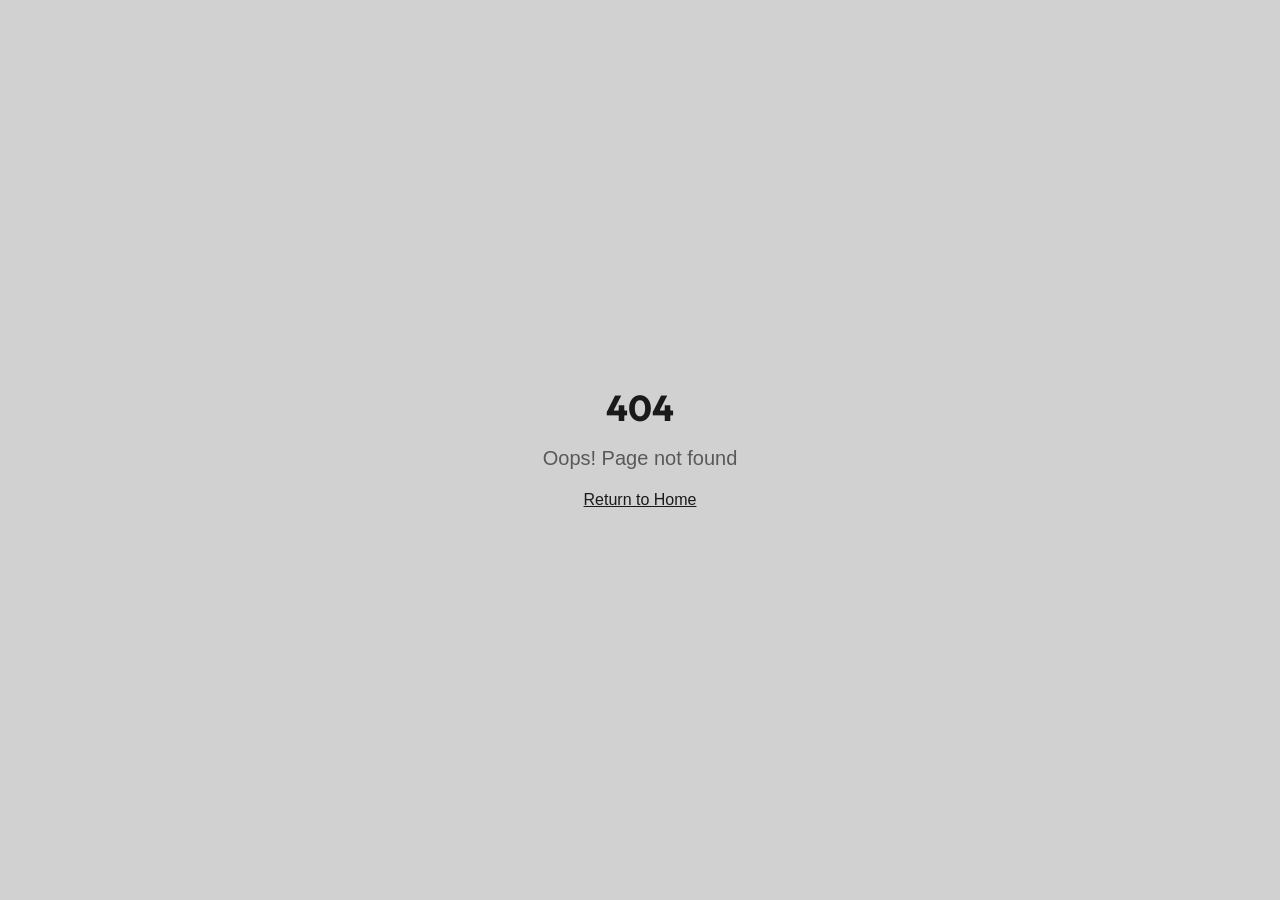
<file: index.html>
<!doctype html>
<html lang="en">
  <head>
    <meta charset="UTF-8" />
    <meta name="viewport" content="width=device-width, initial-scale=1.0" />
    <link rel="icon" type="image/svg+xml" href="/favicon.svg" />
    <title>Jack Steelberg - Portfolio</title>
    <meta name="description" content="AI-Native Creative Technologist. Building at the intersection of artificial intelligence and creative production." />
    <meta name="author" content="Jack Steelberg" />

    <meta property="og:title" content="Jack Steelberg - Portfolio" />
    <meta property="og:description" content="AI-Native Creative Technologist. Building at the intersection of artificial intelligence and creative production." />
    <meta property="og:type" content="website" />
    <link rel="preload" href="/videos/propgen.mp4" as="video" type="video/mp4" />
    <script type="module" crossorigin src="/assets/index-B8CLuHZF.js"></script>
    <link rel="stylesheet" crossorigin href="/assets/index-PxAd3YTD.css">
  </head>

  <body>
    <div id="root"></div>
  </body>
</html>
</file>
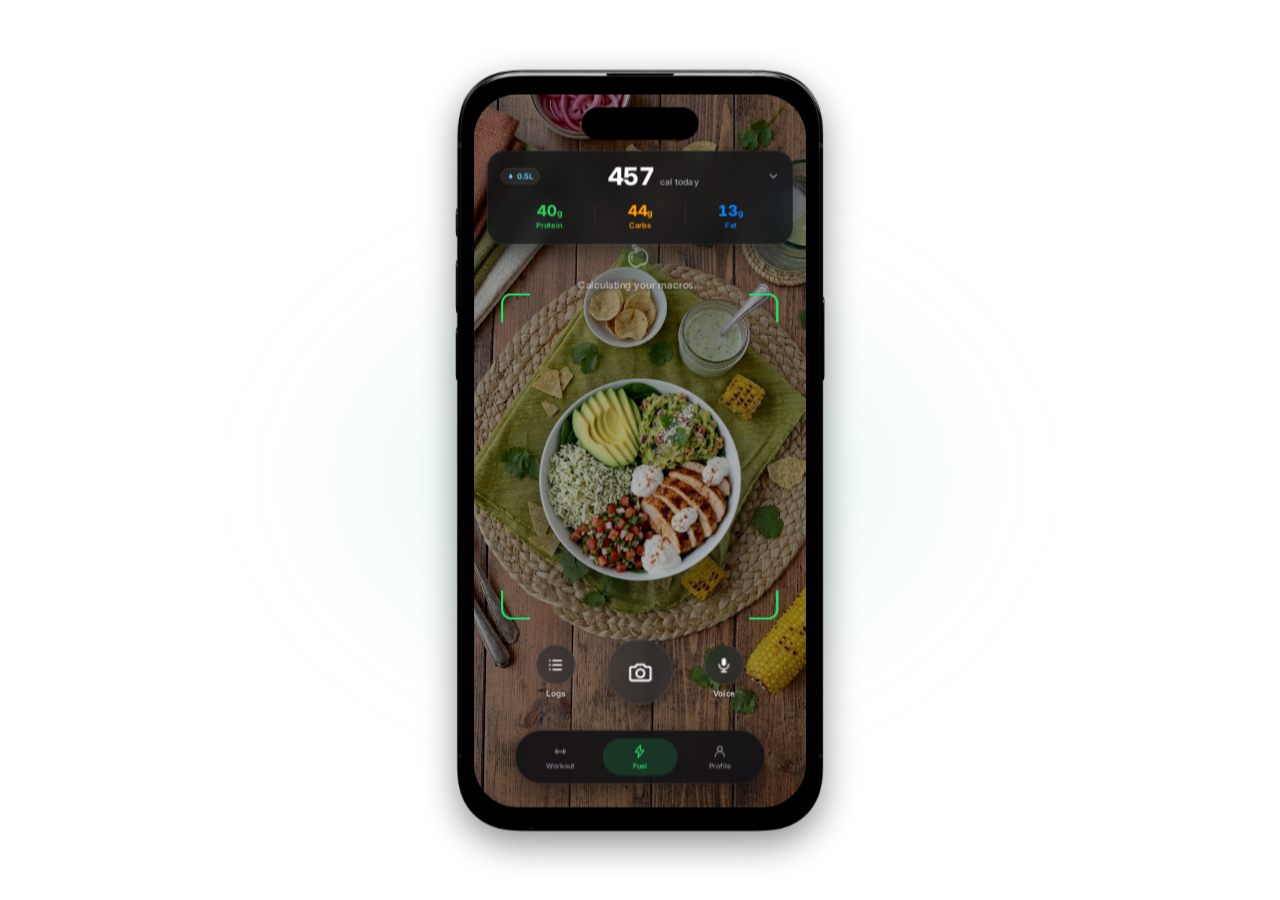
<file: fuel/index.html>
<!DOCTYPE html>
<html lang="en">
<head>
<meta charset="UTF-8" />
<meta name="viewport" content="width=device-width, initial-scale=1.0" />
<title>RYZN Fuel, snap to log</title>
<link rel="preconnect" href="https://fonts.googleapis.com" />
<link rel="preconnect" href="https://fonts.gstatic.com" crossorigin />
<link href="https://fonts.googleapis.com/css2?family=Inter:wght@400;500;600;700;800;900&display=swap" rel="stylesheet" />
<style>
  * { box-sizing: border-box; }
  :root { --accent: 145 72% 50%; }   /* re-tinted from the parent's picked theme */
  html, body {
    margin: 0; height: 100%; width: 100%;
    background: transparent; overflow: hidden;
    font-family: 'Inter', -apple-system, BlinkMacSystemFont, 'SF Pro Display', sans-serif;
  }
  #wrap { position: fixed; inset: 0; display: flex; align-items: center; justify-content: center; }
  #glow {
    position: absolute; width: 72%; height: 60%;
    background: radial-gradient(ellipse 60% 70% at 50% 55%, rgba(48,209,88,0.16) 0%, rgba(69,183,209,0.05) 45%, transparent 70%);
    filter: blur(48px); pointer-events: none;
  }

  /* phone — scaled to fit the iframe via --s (set in JS) */
  .phone-scale { position: relative; z-index: 2; transform: scale(var(--s, 0.52)); transform-origin: center; }
  /* the real iPhone 15 Pro Max (polyman's model, rendered straight-on) is the frame; the
     animated screen is laid over its glass */
  .phone {
    position: relative; width: 640px; height: 1311px;
    background: url(/phone3d/phone-front.png) center / 100% 100% no-repeat;
    filter: drop-shadow(0 22px 30px rgba(0,0,0,0.45));
  }
  #screen {
    position: absolute; left: 5.7%; top: 3.5%; width: 88.6%; height: 93.1%;
    border-radius: 74px; overflow: hidden; background: #0a0d12;
    box-shadow: inset 0 1px 0 rgba(255,255,255,0.04);
  }
  #island {
    position: absolute; top: 22px; left: 50%; transform: translateX(-50%);
    width: 200px; height: 56px; background: #000; border-radius: 999px; z-index: 40;
  }

  /* wooden-table backdrop (kept the same across every dish) */
  .fu-bg { position: absolute; inset: 0; width: 100%; height: 100%; object-fit: cover; z-index: 1; }
  .fu-dim { position: absolute; inset: 0; background: rgba(0,0,0,0.42); z-index: 2; }

  /* the plate cutout that slides in from the left and out to the right */
  .fu-dish {
    position: absolute; left: 50%; top: 54%;
    width: 61%; height: auto;
    transform: translate(-50%, -50%);
    opacity: 0; will-change: transform, opacity; z-index: 5;
    filter: brightness(0.68) saturate(0.95) drop-shadow(0 24px 42px rgba(0,0,0,0.6));
  }

  /* ───────── Fuel UI ───────── */
  #fuel-ui { position: absolute; inset: 0; z-index: 10; }

  /* macro summary card */
  .fu-card {
    position: absolute; left: 22px; right: 22px; top: 96px;
    padding: 22px 22px 24px; border-radius: 30px;
    background: rgba(18,20,24,0.82);
    backdrop-filter: blur(16px) saturate(1.3); -webkit-backdrop-filter: blur(16px) saturate(1.3);
    border: 0.5px solid rgba(255,255,255,0.12);
    box-shadow: 0 14px 40px rgba(0,0,0,0.5); z-index: 20;
  }
  .fu-card-top { display: flex; align-items: center; justify-content: space-between; }
  .fu-water {
    display: flex; align-items: center; gap: 4px;
    padding: 5px 11px; border-radius: 999px;
    background: rgba(255,255,255,0.07); border: 0.5px solid rgba(255,255,255,0.12);
    color: #64d2ff; font-size: 13px; font-weight: 700;
  }
  .fu-water svg { width: 11px; height: 14px; }
  .fu-cal { display: flex; align-items: baseline; gap: 8px; }
  .fu-cal b { font-size: 42px; font-weight: 800; font-variant-numeric: tabular-nums; color: #fff; line-height: 1; }
  .fu-cal span { font-size: 15px; font-weight: 600; color: #9a9aa4; }
  .fu-chev { width: 22px; height: 22px; color: #8b8b94; }
  .fu-chev svg { width: 100%; height: 100%; }
  .fu-macros { display: flex; align-items: center; justify-content: space-between; margin-top: 22px; padding: 0 6px; }
  .fu-macros > div { text-align: center; flex: 1; }
  .fu-macros b { display: block; font-size: 26px; font-weight: 800; font-variant-numeric: tabular-nums; }
  .fu-macros b i { font-size: 15px; font-weight: 700; font-style: normal; }
  .fu-macros span { display: block; margin-top: 2px; font-size: 13px; font-weight: 600; }
  .fu-macros .sep { flex: 0 0 1px; width: 1px; height: 40px; background: rgba(255,255,255,0.12); }

  /* scan status: apple loader + text, under the card */
  .fu-scan {
    position: absolute; left: 0; right: 0; top: 258px;
    display: flex; flex-direction: column; align-items: center; gap: 12px; z-index: 15;
  }
  .fu-apple {
    width: 46px; height: 46px;
    background-image: url("/food/apple-scan-strip.png");
    background-repeat: no-repeat; background-size: 100% 9900%; background-position-y: 0%;
    opacity: 0; will-change: transform, filter, opacity;
  }
  .fu-status {
    font-size: 17px; font-weight: 600; color: #f2f2f7;
    text-shadow: 0 1px 10px rgba(0,0,0,0.8); opacity: 0;
  }

  /* scan brackets — tinted by the selected theme accent */
  .fu-frame { position: absolute; left: 46px; right: 46px; top: 340px; bottom: 322px; opacity: 0; will-change: transform, opacity; z-index: 6; }
  .fu-c { position: absolute; width: 50px; height: 50px; border: 4px solid hsl(var(--accent)); }
  .fu-tl { top: 0; left: 0; border-right: 0; border-bottom: 0; border-top-left-radius: 18px; }
  .fu-tr { top: 0; right: 0; border-left: 0; border-bottom: 0; border-top-right-radius: 18px; }
  .fu-bl { bottom: 0; left: 0; border-right: 0; border-top: 0; border-bottom-left-radius: 18px; }
  .fu-br { bottom: 0; right: 0; border-left: 0; border-top: 0; border-bottom-right-radius: 18px; }

  /* capture controls row */
  .fu-controls {
    position: absolute; left: 0; right: 0; bottom: 176px;
    display: flex; align-items: center; justify-content: center; gap: 54px; z-index: 25;
  }
  .fu-side { display: flex; flex-direction: column; align-items: center; gap: 7px; font-size: 14px; font-weight: 600; color: #d7d7de; text-shadow: 0 1px 6px rgba(0,0,0,0.7); }
  .fu-circ {
    width: 68px; height: 68px; border-radius: 50%;
    background: rgba(40,42,46,0.62); backdrop-filter: blur(10px);
    border: 0.5px solid rgba(255,255,255,0.16); display: grid; place-items: center; color: #fff;
  }
  .fu-circ svg { width: 31px; height: 31px; }
  .fu-center { position: relative; width: 112px; height: 112px; }
  .fu-cam, .fu-check {
    position: absolute; inset: 0; border-radius: 50%;
    display: grid; place-items: center; color: #fff;
    box-shadow: 0 8px 26px rgba(0,0,0,0.45); will-change: transform, opacity;
  }
  .fu-cam {
    background: rgba(40,42,46,0.62); backdrop-filter: blur(10px); -webkit-backdrop-filter: blur(10px);
    border: 0.5px solid rgba(255,255,255,0.16);
  }
  .fu-check { background: #30d158; opacity: 0; }
  .fu-cam svg { width: 47px; height: 47px; }
  .fu-check svg { width: 51px; height: 51px; }

  /* floating rounded pill navigation (inset from edges, photo shows around it) */
  .fu-tabbar {
    position: absolute; left: 70px; right: 70px; bottom: 40px; height: 92px;
    padding: 0 8px; display: flex; align-items: center; justify-content: space-between;
    background: rgba(14,16,20,0.86); border-radius: 999px;
    backdrop-filter: blur(26px) saturate(1.3); -webkit-backdrop-filter: blur(26px) saturate(1.3);
    border: 0.5px solid rgba(255,255,255,0.10);
    box-shadow: 0 16px 40px rgba(0,0,0,0.5); z-index: 30;
  }
  .fu-tab { display: flex; flex-direction: column; align-items: center; justify-content: center; gap: 4px; flex: 1; color: #85858e; font-size: 12px; font-weight: 600; padding: 10px 0; margin: 0 4px; border-radius: 999px; }
  .fu-tab svg { width: 25px; height: 25px; }
  .fu-tab.active { color: hsl(var(--accent)); background: hsl(var(--accent) / 0.16); }
</style>
</head>
<body>
  <div id="wrap">
    <div id="glow"></div>
    <div class="phone-scale">
      <div class="phone">
        <div id="screen">
          <div id="island"></div>

          <img class="fu-bg" src="/food/table-empty.jpg" alt="" draggable="false" />
          <div class="fu-dim"></div>
          <img class="fu-dish" src="/food/dish-cutout-v2.png" alt="" draggable="false" />

          <div id="fuel-ui">
            <div class="fu-frame">
              <span class="fu-c fu-tl"></span><span class="fu-c fu-tr"></span>
              <span class="fu-c fu-bl"></span><span class="fu-c fu-br"></span>
            </div>

            <div class="fu-scan">
              <div class="fu-apple"></div>
              <div class="fu-status">Calculating your macros...</div>
            </div>

            <div class="fu-card">
              <div class="fu-card-top">
                <div class="fu-water"><svg viewBox="0 0 24 24" fill="currentColor"><path d="M12 2.5c3.4 4.3 6.5 8.1 6.5 11.7A6.5 6.5 0 0 1 12 20.7a6.5 6.5 0 0 1-6.5-6.5c0-3.6 3.1-7.4 6.5-11.7z"/></svg><span>0.5L</span></div>
                <div class="fu-cal"><b class="fu-cal-n">0</b><span>cal today</span></div>
                <div class="fu-chev"><svg viewBox="0 0 24 24" fill="none" stroke="currentColor" stroke-width="2.4" stroke-linecap="round" stroke-linejoin="round"><path d="M6 9l6 6 6-6"/></svg></div>
              </div>
              <div class="fu-macros">
                <div><b class="fu-p" style="color:#30D158">0<i>g</i></b><span style="color:#30D158">Protein</span></div>
                <div class="sep"></div>
                <div><b class="fu-cb" style="color:#FF9F0A">0<i>g</i></b><span style="color:#FF9F0A">Carbs</span></div>
                <div class="sep"></div>
                <div><b class="fu-f" style="color:#0A84FF">0<i>g</i></b><span style="color:#0A84FF">Fat</span></div>
              </div>
            </div>

            <div class="fu-controls">
              <div class="fu-side"><div class="fu-circ"><svg viewBox="0 0 24 24" fill="none" stroke="currentColor" stroke-width="2" stroke-linecap="round"><path d="M8.5 6h11M8.5 12h11M8.5 18h11"/><circle cx="4.4" cy="6" r="1.15" fill="currentColor" stroke="none"/><circle cx="4.4" cy="12" r="1.15" fill="currentColor" stroke="none"/><circle cx="4.4" cy="18" r="1.15" fill="currentColor" stroke="none"/></svg></div><span>Logs</span></div>
              <div class="fu-center">
                <div class="fu-cam"><svg viewBox="0 0 24 24" fill="none" stroke="currentColor" stroke-width="1.8" stroke-linejoin="round"><path d="M4.6 7.6h2.9l1.5-2.1h6l1.5 2.1h2.9A1.6 1.6 0 0 1 21 9.2v8.6a1.6 1.6 0 0 1-1.6 1.6H4.6A1.6 1.6 0 0 1 3 17.8V9.2a1.6 1.6 0 0 1 1.6-1.6z"/><circle cx="12" cy="13.1" r="3.5"/></svg></div>
                <div class="fu-check"><svg viewBox="0 0 24 24" fill="none" stroke="currentColor" stroke-width="2.8" stroke-linecap="round" stroke-linejoin="round"><path d="M5 12.5l4.6 4.6L19 7.5"/></svg></div>
              </div>
              <div class="fu-side"><div class="fu-circ"><svg viewBox="0 0 24 24" fill="none" stroke="currentColor" stroke-width="1.9" stroke-linecap="round"><rect x="9.2" y="3" width="5.6" height="10.4" rx="2.8" fill="currentColor" stroke="none"/><path d="M5.8 11.4a6.2 6.2 0 0 0 12.4 0M12 17.6V21M8.8 21h6.4"/></svg></div><span>Voice</span></div>
            </div>

            <div class="fu-tabbar">
              <div class="fu-tab"><svg viewBox="0 0 24 24" fill="none" stroke="currentColor" stroke-width="2" stroke-linecap="round" stroke-linejoin="round"><path d="M6.5 8.5v7M17.5 8.5v7M4 10.5v3M20 10.5v3M6.5 12h11"/></svg><span>Workout</span></div>
              <div class="fu-tab active"><svg viewBox="0 0 24 24" fill="none" stroke="currentColor" stroke-width="2" stroke-linecap="round" stroke-linejoin="round"><path d="M13 2L4.5 13h6l-1.5 9L19 10.5h-6z"/></svg><span>Fuel</span></div>
              <div class="fu-tab"><svg viewBox="0 0 24 24" fill="none" stroke="currentColor" stroke-width="2" stroke-linecap="round" stroke-linejoin="round"><circle cx="12" cy="8" r="4"/><path d="M4.5 20a7.5 7.5 0 0 1 15 0"/></svg><span>Profile</span></div>
            </div>
          </div>
        </div>
      </div>
    </div>
  </div>

<script>
  // Theme hydration — read the accent the visitor picked in the parent
  // window (same origin, shared localStorage) and paint the same H S% L%
  // triplet into --accent so the scan brackets + active Fuel tab re-tint
  // in lockstep with the rest of the site. Listen for `storage` too so a
  // fresh pick updates this iframe live without a reload.
  (function () {
    var THEMES = {
      emerald: '145 72% 50%', coral: '10 78% 55%', ocean: '210 64% 46%',
      blush: '340 65% 57%', gold: '45 75% 53%', violet: '270 47% 52%'
    };
    function apply(key) {
      var v = THEMES[key];
      if (v) document.documentElement.style.setProperty('--accent', v);
    }
    try { apply(localStorage.getItem('ryzn-theme')); } catch (_) {}
    window.addEventListener('storage', function (e) {
      if (e.key === 'ryzn-theme') apply(e.newValue);
    });
  })();

  // five dishes rotate through: slide in from left → scan for macros → slide out right → next
  // four meals across a healthy day — totals land around 2,400 cal
  const DISHES = [
    { img: "/food/dish-cutout-v2.png", cal: 640, p: 56, c: 62, f: 18 }, // chicken grain bowl
    { img: "/food/steak-plate.png",    cal: 690, p: 54, c: 34, f: 38 }, // steak plate
    { img: "/food/fruit-bowl.png",     cal: 430, p: 24, c: 60, f: 11 }, // fruit & yogurt bowl
    { img: "/food/tuna-bowl.png",      cal: 640, p: 48, c: 54, f: 23 }, // seared tuna bowl
  ];
  // preload so the swap at each cycle boundary never flashes
  DISHES.forEach((d) => { const im = new Image(); im.src = d.img; });

  // running cumulative totals — the top card ADDS each plate on top of the last,
  // building the day's total across all five, then resets to zero at the end.
  let run = { cal: 0, p: 0, c: 0, f: 0 };
  DISHES.forEach((d) => {
    d.s = { cal: run.cal, p: run.p, c: run.c, f: run.f };
    run.cal += d.cal; run.p += d.p; run.c += d.c; run.f += d.f;
    d.e = { cal: run.cal, p: run.p, c: run.c, f: run.f };
  });
  const TOTAL = { cal: run.cal, p: run.p, c: run.c, f: run.f };

  const q = (s) => document.querySelector(s);
  const fu = {
    dish: q(".fu-dish"), frame: q(".fu-frame"), apple: q(".fu-apple"), status: q(".fu-status"),
    calN: q(".fu-cal-n"), pN: q(".fu-p"), cbN: q(".fu-cb"), fN: q(".fu-f"),
    cam: q(".fu-cam"), check: q(".fu-check"),
  };

  const clamp01 = (x) => Math.max(0, Math.min(1, x));
  const win = (t, a, b) => clamp01((t - a) / (b - a));
  const lerp = (a, b, t) => a + (b - a) * t;
  const easeOutCubic = (t) => 1 - Math.pow(1 - t, 3);
  const easeInCubic = (t) => t * t * t;
  const easeInOutCubic = (t) => (t < 0.5 ? 4 * t * t * t : 1 - Math.pow(-2 * t + 2, 3) / 2);
  const springEase = (t) => (t >= 1 ? 1 : 1 - Math.pow(1 - t, 3));

  // per-dish sub-beats (fractions of one CYCLE)
  const IN_E = 0.18;    // plate finished sliding in
  const SC_S = 0.22, SC_E = 0.52;   // scanning + macro count-up
  const HOLD_E = 0.82;  // result held; plate starts sliding out
  const CYCLE = 5200;   // ms per dish
  const FREEZE = 1500;  // ms of empty screen at the end before the total drops to zero
  const SEQ = DISHES.length * CYCLE;
  const PERIOD = SEQ + FREEZE;

  function setMacros(cal, p, c, f) {
    fu.calN.textContent = Math.round(cal).toLocaleString();
    fu.pN.innerHTML = Math.round(p) + "<i>g</i>";
    fu.cbN.innerHTML = Math.round(c) + "<i>g</i>";
    fu.fN.innerHTML = Math.round(f) + "<i>g</i>";
  }

  function fit() {
    const s = q(".phone-scale");
    const pad = 24;
    // extra vertical room so the phone's drop shadow isn't clipped at the frame edge
    const scale = Math.min((window.innerWidth - pad) / 640, (window.innerHeight - pad - 110) / 1311);
    s.style.setProperty("--s", scale.toFixed(4));
  }
  window.addEventListener("resize", fit);
  fit();

  let curIdx = -1, dish = DISHES[0];
  let start = performance.now();

  // ── Scroll-jank guard ────────────────────────────────────────────
  // Same-origin iframe = same main thread as the parent landing page.
  // Running this 60fps loop while the embed is scrolled off-screen
  // stole frame budget from the page's smooth scroll. Pause whenever
  // the embed isn't actually visible; shift `start` on resume so the
  // animation continues exactly where it left off.
  let running = true, rafId = 0, pausedAt = 0, ioVisible = true, lastGlowStep = -1;
  function syncRunning() {
    const on = ioVisible && !document.hidden;
    if (on === running) return;
    running = on;
    if (!on) { cancelAnimationFrame(rafId); pausedAt = performance.now(); }
    else { start += performance.now() - pausedAt; rafId = requestAnimationFrame(frame); }
  }
  if ("IntersectionObserver" in window) {
    new IntersectionObserver((es) => { ioVisible = es[0].isIntersecting; syncRunning(); })
      .observe(document.body);
  }
  document.addEventListener("visibilitychange", syncRunning);

  function frame(now) {
    const elapsed = now - start;
    const tt = elapsed % PERIOD;

    // ── FREEZE beat: after the 5th plate, screen sits empty holding the grand total,
    //    then the total counts back down to zero and the loop restarts. ──
    if (tt >= SEQ) {
      const fp = (tt - SEQ) / FREEZE;                       // 0..1 through the freeze
      const v = 1 - easeInOutCubic(win(fp, 0.42, 1));       // hold, then drop to 0
      setMacros(TOTAL.cal * v, TOTAL.p * v, TOTAL.c * v, TOTAL.f * v);
      fu.dish.style.opacity = "0";
      fu.frame.style.opacity = "0";
      fu.apple.style.opacity = "0";
      fu.status.style.opacity = "0";
      fu.cam.style.opacity = "1";
      fu.check.style.opacity = "0";
      curIdx = -1;                                          // force src reset next loop
      rafId = requestAnimationFrame(frame);
      return;
    }

    const idx = Math.floor(tt / CYCLE);
    const lp = (tt % CYCLE) / CYCLE;                // 0..1 within this dish

    if (idx !== curIdx) { curIdx = idx; dish = DISHES[idx]; fu.dish.src = dish.img; }

    // ── PLATE slide: starts fully OUTSIDE the phone (left), decelerates to center,
    //    holds, then accelerates fully OUTSIDE to the right. -195%/+195% clears the frame. ──
    let x;
    if (lp < IN_E) {
      x = lerp(-195, 0, easeOutCubic(lp / IN_E));
    } else if (lp < HOLD_E) {
      x = 0;
    } else {
      x = lerp(0, 195, easeInCubic((lp - HOLD_E) / (1 - HOLD_E)));
    }
    fu.dish.style.opacity = "1";
    fu.dish.style.transform = "translate(-50%, -50%) translateX(" + x.toFixed(1) + "%)";

    // ── SCAN brackets: snap on after arrival, fade before exit ──
    const frIn = springEase(win(lp, IN_E, IN_E + 0.10));
    const frOut = 1 - win(lp, HOLD_E - 0.06, HOLD_E);
    fu.frame.style.opacity = String(clamp01(frIn * 2) * frOut);
    fu.frame.style.transform = "scale(" + lerp(1.14, 1, frIn).toFixed(4) + ")";

    // apple loader + status pulse during the scan
    const scanOut = 1 - win(lp, SC_E, SC_E + 0.06);
    const appleIn = easeOutCubic(win(lp, SC_S, SC_S + 0.06));
    const glow = Math.sin(Math.PI * win(lp, SC_S, SC_E));
    fu.apple.style.opacity = String(appleIn * scanOut);
    fu.apple.style.transform = "scale(" + (1 + 0.14 * glow).toFixed(3) + ")";
    const appleFrame = Math.floor(Math.max(0, tt - SC_S * CYCLE) / 40) % 99;
    fu.apple.style.backgroundPositionY = ((appleFrame / 98) * 100).toFixed(3) + "%";
    // Quantize the glow so the (expensive) filter string only changes
    // ~25 times per pulse instead of every single frame — rewriting a
    // drop-shadow filter invalidates paint each time.
    const glowStep = Math.round(glow * 25) / 25;
    if (glowStep !== lastGlowStep) {
      lastGlowStep = glowStep;
      fu.apple.style.filter = glowStep > 0.01
        ? "drop-shadow(0 0 " + (10 * glowStep).toFixed(1) + "px hsl(var(--accent) / 0.95)) drop-shadow(0 0 " + (24 * glowStep).toFixed(1) + "px hsl(var(--accent) / 0.5))"
        : "";
    }
    const stIn = easeOutCubic(win(lp, SC_S + 0.02, SC_S + 0.08));
    fu.status.style.opacity = String(stIn * scanOut * (0.72 + 0.28 * Math.sin(now * 0.007)));

    // ── MACROS accumulate: animate from the running total up by this plate's amount ──
    const acc = easeOutCubic(win(lp, SC_S, SC_E));
    setMacros(
      lerp(dish.s.cal, dish.e.cal, acc),
      lerp(dish.s.p, dish.e.p, acc),
      lerp(dish.s.c, dish.e.c, acc),
      lerp(dish.s.f, dish.e.f, acc)
    );

    // ── capture button: gray camera → green check once scanned ──
    const swapK = easeInOutCubic(win(lp, SC_E, SC_E + 0.06)) * (1 - win(lp, HOLD_E, HOLD_E + 0.04));
    fu.cam.style.opacity = String(1 - swapK);
    fu.check.style.opacity = String(swapK);
    fu.check.style.transform = "scale(" + lerp(0.7, 1, springEase(swapK)).toFixed(3) + ")";

    rafId = requestAnimationFrame(frame);
  }
  rafId = requestAnimationFrame(frame);
</script>
</body>
</html>
</file>
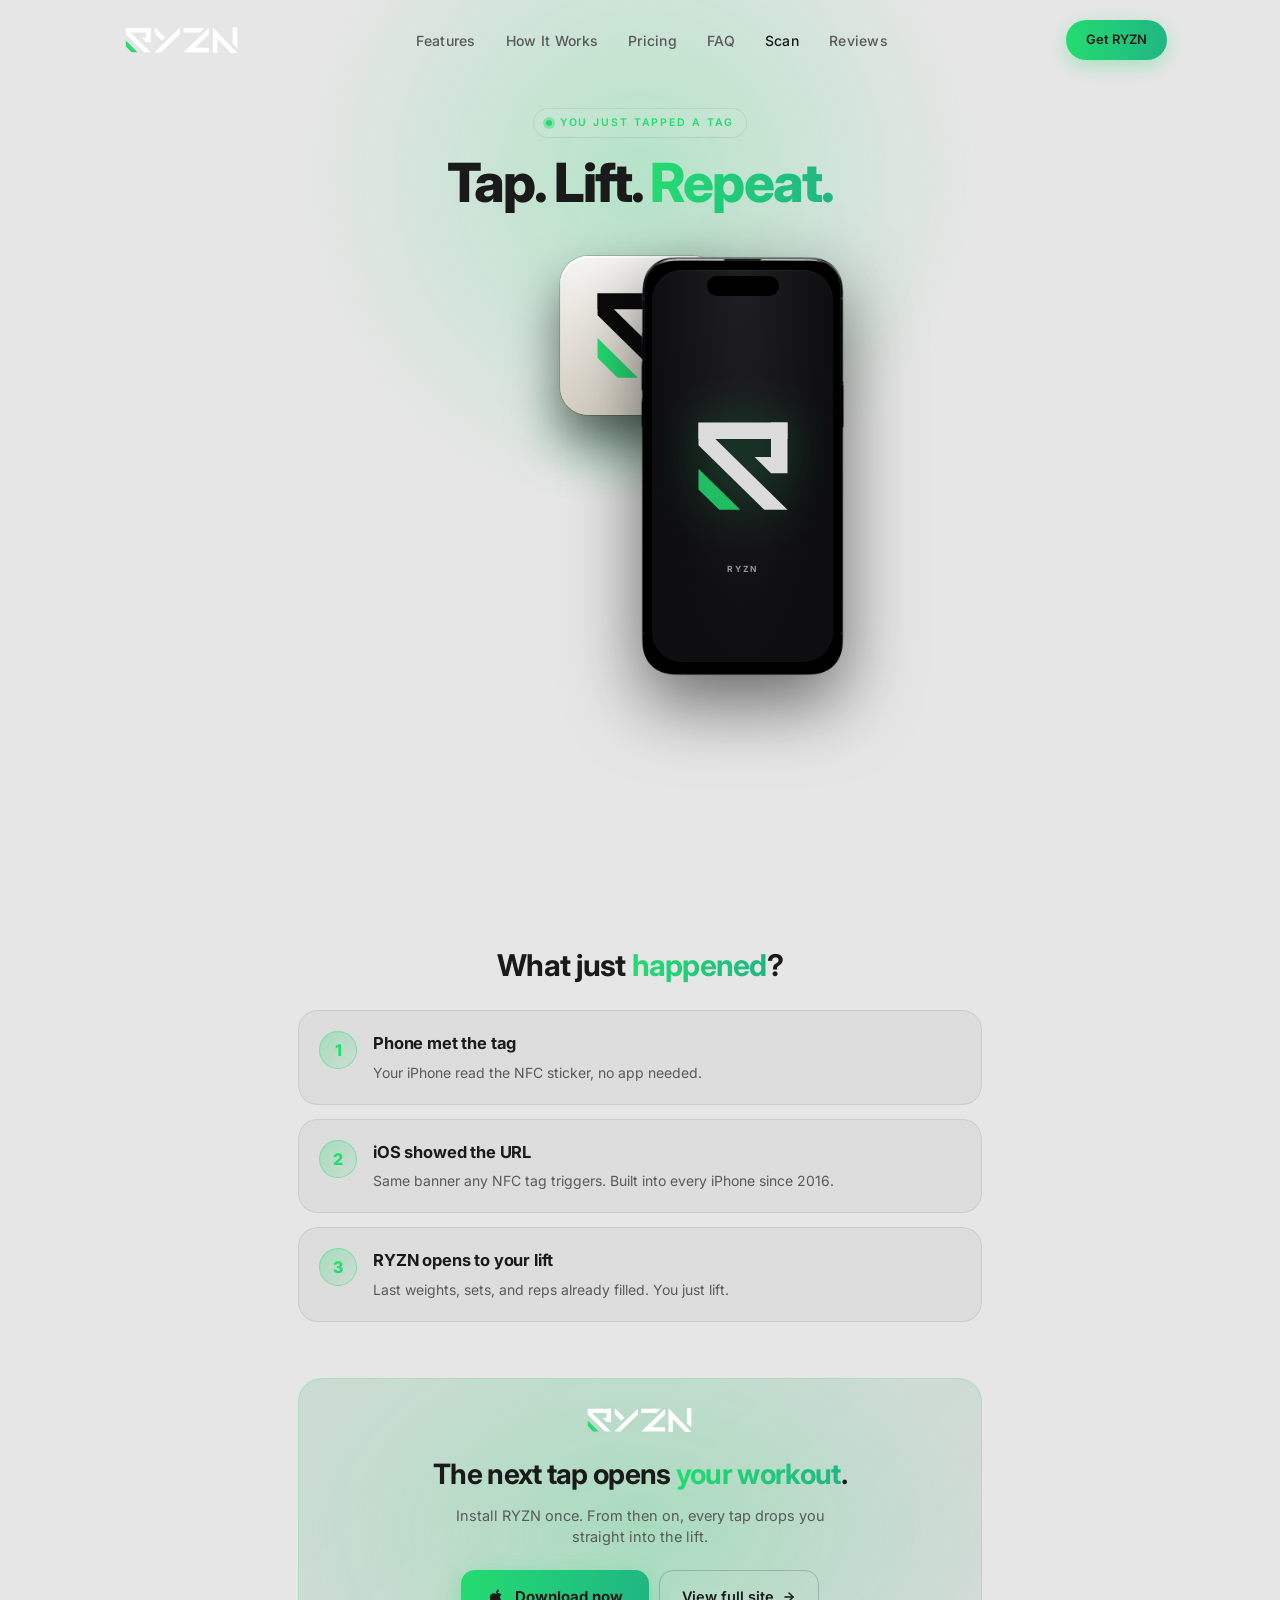
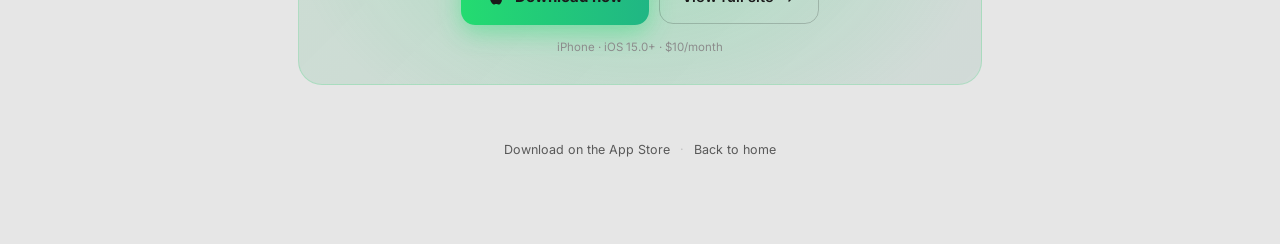
<file: scan/v1/index.html>
<!DOCTYPE html>
<html lang="en">
<head>
    <meta charset="UTF-8">
    <meta name="viewport" content="width=device-width, initial-scale=1.0, viewport-fit=cover">
    <title>RYZN tag. Tap to start workout</title>
    <meta name="description" content="RyznTag: tap an NFC puck to instantly start a workout. Built into RYZN for iPhone.">
    <link rel="icon" type="image/svg+xml" href="/favicon.svg">
    <meta name="theme-color" content="#0c0d10">
    <link rel="preconnect" href="https://fonts.googleapis.com">
    <link rel="preconnect" href="https://fonts.gstatic.com" crossorigin>
    <link href="https://fonts.googleapis.com/css2?family=Inter:wght@400;500;600;700;800;900&display=swap" rel="stylesheet">
    <style>
        :root {
            /* portfolio copy: retoned for the light neumorphic page it sits on */
            --bg: hsl(0, 0%, 90%);
            --bg-2: hsl(0, 0%, 93%);
            --fg: hsl(0, 0%, 10%);
            --muted: hsl(0, 0%, 35%);
            --tertiary: hsl(0, 0%, 55%);
            /* Space-separated HSL so slash-notation alpha (e.g.
               `hsl(var(--primary) / 0.5)`) works AND a theme picker
               in the parent window can rewrite just the H/S/L values
               via localStorage. See the inline script just below the
               <body> tag for theme hydration. */
            --primary: 145 72% 50%;
            --primary-deep: 160 70% 42%;
            --card: hsla(0, 0%, 0%, 0.04);
            --border: hsla(0, 0%, 0%, 0.08);
            --border-strong: hsla(0, 0%, 0%, 0.18);
            --puck: hsl(40, 18%, 96%);
        }
        * { box-sizing: border-box; }
        html {
            scroll-behavior: smooth;
            -webkit-text-size-adjust: 100%;
            /* clip is stronger than hidden — it stops the page from
               growing horizontally when the off-stage phone animation
               extends to translate(±150%). Without this the fixed
               nav's right edge gets pushed past the visible viewport. */
            overflow-x: clip;
        }
        body {
            font-family: 'Inter', -apple-system, BlinkMacSystemFont, 'SF Pro Display', sans-serif;
            background: var(--bg); color: var(--fg);
            margin: 0; min-height: 100vh;
            -webkit-font-smoothing: antialiased; line-height: 1.5;
            overflow-x: clip;
        }
        /* Kill every scrollbar — the page still scrolls, the bar is just
           never painted (matches the main site's clean chrome-less look). */
        html { scrollbar-width: none; -ms-overflow-style: none; }
        html::-webkit-scrollbar,
        body::-webkit-scrollbar,
        *::-webkit-scrollbar { width: 0; height: 0; display: none; }
        .ambient { position: fixed; inset: 0; pointer-events: none; z-index: 0; overflow: hidden; }
        .ambient::before {
            content: ""; position: absolute; top: -25%; left: 50%;
            width: min(800px, 150vw); height: min(800px, 150vw);
            background: radial-gradient(circle at center, hsl(var(--primary) / 0.25) 0%, transparent 60%);
            transform: translateX(-50%);
            animation: heroPulse 6s ease-in-out infinite;
        }
        @keyframes heroPulse {
            0%, 100% { opacity: 0.55; transform: translateX(-50%) scale(1); }
            50%      { opacity: 1;    transform: translateX(-50%) scale(1.08); }
        }
        @media (prefers-reduced-motion: reduce) {
            .ambient::before { animation: none; }
            .phone-rig, .sheet, .puck-on-surface, .scan-ripple { animation: none !important; }
        }

        /* Scroll-jank guard — when the stage is scrolled off-screen
           (embed mode shares the landing page's main thread + GPU),
           freeze every loop animation so it costs nothing. Toggled
           by the IntersectionObserver at the bottom of the page. */
        body.anim-off .ambient::before,
        body.anim-off .hero *,
        body.anim-off .hero *::before,
        body.anim-off .hero *::after {
            animation-play-state: paused !important;
        }

        /* ── Nav — floating pill matching the main site. Transparent at
           the very top (only logo/links/CTA float over the hero); on
           scroll past the fold the glass fill + border + shadow fade in,
           condensing it into the floating pill. ── */
        nav {
            position: fixed; top: 12px; left: 0; right: 0;
            display: flex; justify-content: center;
            padding: 0 16px;
            z-index: 1000;
        }
        nav .inner {
            width: 100%; max-width: 1080px; height: 56px;
            border-radius: 999px;
            display: flex; align-items: center; justify-content: space-between;
            padding: 0 12px 0 24px;
            gap: 12px;
            border: 1px solid transparent;
            background: transparent;
            box-shadow: none;
            transition: background 0.5s ease, border-color 0.5s ease, box-shadow 0.5s ease, backdrop-filter 0.5s ease;
        }
        nav.scrolled .inner {
            backdrop-filter: blur(20px) saturate(180%); -webkit-backdrop-filter: blur(20px) saturate(180%);
            background: rgba(8, 8, 14, 0.72);
            border-color: hsl(var(--primary) / 0.12);
            box-shadow: 0 18px 50px -12px rgba(0, 0, 0, 0.6);
        }
        nav .brand { display: inline-flex; align-items: center; text-decoration: none; flex-shrink: 0; }
        nav .brand svg { display: block; height: 28px; width: auto; }
        nav .links {
            display: flex; align-items: center; gap: 30px;
        }
        nav .links a {
            color: var(--muted); font-size: 14px; font-weight: 500;
            letter-spacing: 0.02em; text-decoration: none;
            position: relative; white-space: nowrap;
            transition: color 0.2s ease;
        }
        nav .links a::after {
            content: ''; position: absolute; bottom: -4px; left: 0;
            width: 0; height: 2px; background: hsl(var(--primary));
            transition: width 0.3s ease;
        }
        nav .links a:hover { color: var(--fg); }
        nav .links a:hover::after { width: 100%; }
        nav .links a.current { color: var(--fg); }
        @media (max-width: 860px) { nav .links { display: none; } }
        nav .cta {
            display: inline-flex; align-items: center; gap: 6px;
            background: linear-gradient(90deg, hsl(var(--primary)), hsl(var(--primary-deep)));
            color: var(--fg);
            padding: 10px 20px;
            border-radius: 999px;
            text-decoration: none;
            font-weight: 600;
            font-size: 13px;
            white-space: nowrap;
            box-shadow: 0 6px 18px hsl(var(--primary) / 0.32);
            flex-shrink: 0;
        }
        nav .cta:active { transform: translateY(1px); }

        main {
            max-width: 720px; margin: 0 auto;
            padding: 108px 18px 56px;
            position: relative; z-index: 1;
        }
        section { margin-bottom: 56px; }

        .reveal {
            opacity: 0; transform: translateY(18px);
            transition: opacity 0.7s cubic-bezier(0.16, 1, 0.3, 1),
                        transform 0.7s cubic-bezier(0.16, 1, 0.3, 1);
        }
        .reveal.in { opacity: 1; transform: translateY(0); }
        @media (prefers-reduced-motion: reduce) { .reveal { transition: none; opacity: 1; transform: none; } }

        .hero { text-align: center; }
        .eyebrow {
            display: inline-flex; align-items: center; gap: 8px;
            padding: 6px 12px; border-radius: 999px;
            background: hsla(0, 0%, 100%, 0.05);
            border: 1px solid var(--border);
            font-size: 10.5px; font-weight: 600; letter-spacing: 0.18em; text-transform: uppercase;
            color: hsl(var(--primary)); margin-bottom: 18px;
        }
        .eyebrow .dot {
            position: relative; width: 6px; height: 6px; border-radius: 50%; background: hsl(var(--primary));
        }
        .eyebrow .dot::after {
            content: ""; position: absolute; inset: -3px; border-radius: 50%;
            background: hsl(var(--primary)); opacity: 0.4;
            animation: ping 1.6s cubic-bezier(0, 0, 0.2, 1) infinite;
        }
        @keyframes ping { 75%, 100% { transform: scale(2); opacity: 0; } }

        h1 {
            font-size: clamp(34px, 9vw, 54px);
            font-weight: 800; line-height: 1.0;
            letter-spacing: -0.035em;
            margin: 0 0 14px;
        }
        h1 .accent {
            background: linear-gradient(90deg, hsl(var(--primary)), hsl(var(--primary-deep)));
            -webkit-background-clip: text; background-clip: text; color: transparent;
        }
        .hero .lede {
            color: var(--muted);
            font-size: clamp(14.5px, 4vw, 16.5px);
            line-height: 1.55; max-width: 480px;
            margin: 0 auto 26px;
        }

        /* ═══════════════════════════════════════════════════════════
           STAGE, the cinematic NFC scan moment, ~7s infinite loop:
             0.0 – 1.0s   Phone slides in from the right, tilted
             1.0 – 1.8s   Phone hovers above the puck, tilting down
             1.8 – 2.3s   Tap! Scan ripple bursts outward from puck
             2.3 – 3.4s   Phone rises + slides to center, levels out
             3.4 – 5.4s   "Exercise detected" sheet rises halfway up
             5.4 – 6.4s   Hold
             6.4 – 7.0s   Phone exits back to the right
           ═══════════════════════════════════════════════════════════ */
        .stage {
            position: relative;
            width: 100%;
            max-width: 380px;
            /* Bottom padding reserves clear space below the phone so
               the caption sits well clear of any animation extreme. */
            margin: 0 auto 8px;
            padding-bottom: 14px;
            aspect-ratio: 1 / 1.40;
            perspective: 1400px;
            perspective-origin: 50% 35%;
        }
        /* Subtle glow halo behind the puck — replaces the old
           "surface line" since the puck is now floating in the upper
           half of the composition rather than resting on a table. */
        .stage .surface {
            position: absolute;
            left: 50%; top: 14%;
            transform: translateX(-50%);
            width: 75%; height: 240px;
            background:
                radial-gradient(ellipse 60% 50% at 50% 50%,
                    hsl(var(--primary) / 0.18) 0%, transparent 70%);
            pointer-events: none;
            filter: blur(2px);
        }
        .stage .surface::after { content: none; }

        /* ── The puck — sized up dramatically so it reads as the
              focal point of the page. Roughly the width of the
              phone bezel below it, parked in the TOP half of the
              stage. Sits behind the phone so the phone is visibly
              in front during the steady-state; the puck shows in
              full during slide-in / slide-out and brief tap moments. */
        .puck-on-surface {
            position: absolute;
            left: 50%; top: 6%;
            transform: translateX(-50%);
            /* % of the stage width (like the phone's 54%) so the tag
               shrinks + grows in lockstep with the phone when the site
               is resized. aspect-ratio keeps it square. */
            width: 42%;
            max-width: 160px;
            aspect-ratio: 1 / 1;
            border-radius: 28px;
            background: linear-gradient(180deg, hsl(40, 18%, 96%) 0%, hsl(40, 18%, 80%) 100%);
            display: flex; align-items: center; justify-content: center;
            box-shadow:
                0 28px 50px rgba(0,0,0,0.55),
                inset 0 2px 0 rgba(255,255,255,0.95),
                0 0 0 1px rgba(0,0,0,0.16);
            z-index: 3;
        }
        .puck-on-surface svg { width: 58%; height: auto; display: block; }
        /* Synced to the phone's 7-second cycle:
            0–22 %  full size, slight breathe while phone slides in
            22–32 % shrink into nothing as the phone parks on top
            32–80 % held tiny + hidden behind the phone
            80–92 % grow back out as the phone exits to the right
           transform-origin is centered so the shrink reads as
           pulling INTO the phone rather than collapsing to a corner. */
        .puck-on-surface {
            animation: puckScan 7s cubic-bezier(0.5, 0, 0.25, 1) infinite;
            transform-origin: 50% 50%;
        }
        @keyframes puckScan {
            /* Hold full size through the slide-in, then ease shrunk
               across 26 → 38 % (~0.84s) so the tag visibly "pulls
               into" the phone rather than snapping out. No upward
               pulse, clean shrink only. Re-grows on exit. */
            0%      { transform: translateX(-50%) scale(1); }
            26%     { transform: translateX(-50%) scale(1);
                      animation-timing-function: cubic-bezier(0.5, 0, 0.35, 1); }
            42%     { transform: translateX(-50%) scale(0.15); }
            80%     { transform: translateX(-50%) scale(0.15); }
            92%     { transform: translateX(-50%) scale(1); }
            100%    { transform: translateX(-50%) scale(1); }
        }
        /* Puck pulses brightly at the tap moment */
        .puck-on-surface::after {
            content: ""; position: absolute; inset: 0;
            border-radius: 12px;
            background: radial-gradient(ellipse at top, hsl(var(--primary) / 0.65), transparent 65%);
            opacity: 0;
            animation: puckGlow 7s ease-in-out infinite;
            pointer-events: none;
        }
        @keyframes puckGlow {
            0%, 23%, 38%, 100% { opacity: 0; }
            26%, 32%           { opacity: 1; }
        }

        /* Scan ripple — circles burst outward from the puck at tap.
           Anchored to the (now upper) puck's center via top:
           6% + 90 px (puck top offset + half its height). */
        .scan-ripple {
            position: absolute;
            left: 50%;
            /* Puck center = 6% top + half the puck's height. Since the
               puck is now 42% of stage-width and the stage keeps a
               fixed 1/1.40 aspect ratio, that center lands at ~21% of
               stage height at every size, so a plain % tracks it. */
            top: 21%;
            transform: translate(-50%, -50%);
            width: 52%; aspect-ratio: 1 / 1;
            pointer-events: none;
            /* z-index 6 sits above the phone-rig (4) and the phone
               screen base (5) so the ripple's top arc isn't masked
               by the phone's body when the tap fires. */
            z-index: 6;
        }
        .scan-ripple::before, .scan-ripple::after {
            content: ""; position: absolute; inset: 0;
            border-radius: 50%;
            border: 2px solid hsl(var(--primary) / 0.9);
            opacity: 0;
            animation: rippleBurst 7s cubic-bezier(0.16, 1, 0.3, 1) infinite;
        }
        .scan-ripple::after { animation-delay: 0.3s; }
        @keyframes rippleBurst {
            0%, 25%   { transform: scale(0.25); opacity: 0; }
            26%       { transform: scale(0.45); opacity: 0.95; }
            38%       { transform: scale(2.4);  opacity: 0; }
            100%      { transform: scale(2.4);  opacity: 0; }
        }

        /* Phone rig — top-anchored to the same 6% as the puck so at
           rest the top edges align. Puck z-index sits above this so
           it shows as the tag stuck on the upper half of the phone. */
        .phone-rig {
            position: absolute;
            top: 6%;
            left: 50%;
            width: 54%;
            max-width: 206px;
            aspect-ratio: 1000 / 2048;
            transform-style: preserve-3d;
            transform-origin: 50% 50%;
            animation: phoneSeq 7s cubic-bezier(0.5, 0, 0.25, 1) infinite;
            z-index: 4;
        }
        @keyframes phoneSeq {
            /* Off-screen LEFT, tilted toward direction of travel.
               Single ease-out curve into rest = one continuous slide.
               Opacity stays at 1 throughout, the off-stage positions
               (±150 %) are hidden by body.embed's overflow:hidden +
               the frosted .glass-edge overlay on the right makes the
               exit look like the phone sliding under glass instead
               of a fade. */
            0%   { transform: translate(-150%, 14px) rotateZ(-14deg) rotateX(20deg) scale(1); opacity: 1;
                   animation-timing-function: cubic-bezier(0.16, 1, 0.3, 1); }
            /* Rest position — top aligned with puck, mid-tilt */
            22%  { transform: translate(-50%, 0)     rotateZ(0deg)   rotateX(18deg);
                   animation-timing-function: cubic-bezier(0.4, 0, 0.2, 1); }
            /* Tap — phone tips forward HARD as it makes contact */
            30%  { transform: translate(-50%, -10px) rotateZ(0deg)   rotateX(34deg) scale(1.015); }
            /* Hold contact, easing tilt back */
            36%  { transform: translate(-50%, -4px)  rotateZ(0deg)   rotateX(26deg); }
            /* Level out for the sheet rise */
            44%  { transform: translate(-50%, 0)     rotateZ(0deg)   rotateX(4deg); }
            /* Hold while the sheet is up — give it a real beat.
               The exit is now ONE keyframe transition (80 → 100)
               so translate + scale + opacity all interpolate
               along the same cubic-bezier in lockstep, reading as
               a single continuous slide rather than the three-stage
               staircase the previous keyframes produced. */
            80%  { transform: translate(-50%, 0)     rotateZ(0deg)   rotateX(3deg) scale(1); opacity: 1;
                   animation-timing-function: cubic-bezier(0.6, 0.04, 0.86, 0.42); }
            /* Exit fully out — phone slides off the right edge staying
               FULLY OPAQUE at full scale (overflow:hidden clips it), so
               the re-growing tag never shows through a fading phone. */
            100% { transform: translate(380%, -4px)  rotateZ(16deg)  rotateX(20deg) scale(1); opacity: 1; }
        }

        /* the real iPhone 15 Pro Max (polyman's model, rendered straight-on) is the body;
           the screen is laid over its glass, leaving a thin black ring as the bezel */
        .phone-rig .bezel {
            position: relative;
            width: 100%; height: 100%;
            background: url(/phone3d/phone-front.png) center / 100% 100% no-repeat;
            filter: drop-shadow(0 28px 36px rgba(0,0,0,0.55));
        }
        .phone-rig .screen {
            position: absolute; left: 5.7%; top: 3.5%; width: 88.6%; height: 93.1%;
            border-radius: 30px;
            background: radial-gradient(ellipse at top, hsl(240, 6%, 13%) 0%, hsl(240, 6%, 6%) 70%);
            overflow: hidden;
            box-shadow: inset 0 1px 0 hsla(0, 0%, 100%, 0.04);
        }
        .phone-rig .dyn-island {
            position: absolute; top: 6px; left: 50%; transform: translateX(-50%);
            width: 72px; height: 20px; border-radius: 999px;
            background: #000; z-index: 5;
        }
        .phone-rig .clock {
            position: absolute; top: 10px; left: 14px;
            font-size: 10px; font-weight: 700;
            color: rgba(255,255,255,0.92);
            z-index: 4;
        }
        .phone-rig .signal {
            position: absolute; top: 12px; right: 12px;
            display: flex; align-items: center; gap: 3px;
            z-index: 4;
        }
        .phone-rig .signal .bars { display: inline-flex; align-items: flex-end; gap: 1.5px; }
        .phone-rig .signal .bars span { width: 2.5px; background: rgba(255,255,255,0.9); border-radius: 1px; }
        .phone-rig .signal .bars span:nth-child(1) { height: 3px; }
        .phone-rig .signal .bars span:nth-child(2) { height: 5px; }
        .phone-rig .signal .bars span:nth-child(3) { height: 7px; }
        .phone-rig .signal .bars span:nth-child(4) { height: 9px; }
        .phone-rig .signal .battery {
            width: 18px; height: 9px; border: 1px solid rgba(255,255,255,0.55);
            border-radius: 2.5px; position: relative;
        }
        .phone-rig .signal .battery::after {
            content: ""; position: absolute; inset: 1.5px; right: 3px;
            background: rgba(255,255,255,0.9); border-radius: 1px;
        }

        /* RYZN logo "wallpaper" on the phone screen — sits centered
           behind everything else so the screen never reads as blank.
           Gets darkened slightly when the sheet covers the bottom. */
        .phone-rig .wallpaper {
            position: absolute;
            inset: 0;
            display: flex;
            align-items: center;
            justify-content: center;
            z-index: 1;
            pointer-events: none;
        }
        .phone-rig .wallpaper .mark {
            width: 58%;
            max-width: 96px;
            opacity: 0.85;
            filter: drop-shadow(0 0 24px hsl(var(--primary) / 0.35));
        }
        .phone-rig .wallpaper .mark svg { display: block; width: 100%; height: auto; }
        .phone-rig .wallpaper .label {
            position: absolute;
            bottom: 22%;
            left: 50%;
            transform: translateX(-50%);
            font-size: 8.5px;
            font-weight: 700;
            letter-spacing: 0.22em;
            text-transform: uppercase;
            color: rgba(255,255,255,0.55);
            white-space: nowrap;
        }

        /* ── The "Exercise detected" sheet rising halfway up ── */
        .sheet {
            position: absolute;
            left: 5px; right: 5px;
            bottom: 5px;
            height: 64%;
            border-radius: 22px 22px 26px 26px;
            background:
                linear-gradient(180deg, rgba(45, 47, 53, 0.985), rgba(28, 30, 35, 0.99));
            will-change: transform, opacity;
            box-shadow:
                0 -20px 50px rgba(0,0,0,0.55),
                inset 0 1px 0 rgba(255,255,255,0.08);
            transform: translateY(105%);
            opacity: 0;
            animation: sheetRise 7s cubic-bezier(0.16, 1, 0.3, 1) infinite;
            padding: 10px 12px 14px;
            display: flex; flex-direction: column;
            z-index: 8;
        }
        @keyframes sheetRise {
            /* Sheet rises with the phone, then holds. Stays UP all the
               way through the phone's exit so it visually slides off
               WITH the phone. Snaps hidden between iterations so the
               next loop's slide-in starts clean. */
            0%, 44%  { transform: translateY(105%); opacity: 0; }
            52%      { transform: translateY(0);    opacity: 1; }
            100%     { transform: translateY(0);    opacity: 1; }
        }
        .sheet .handle {
            width: 30px; height: 4px; border-radius: 999px;
            background: rgba(255,255,255,0.28);
            margin: 0 auto 8px;
        }
        .sheet .kicker {
            text-align: center;
            font-size: 8px; font-weight: 800; letter-spacing: 0.2em;
            color: hsl(var(--primary));
            text-transform: uppercase;
            margin-bottom: 6px;
        }
        .sheet .ex-name {
            text-align: center;
            font-size: 16px; font-weight: 800;
            color: rgba(255,255,255,0.96);
            letter-spacing: -0.02em;
            margin-bottom: 4px;
        }
        .sheet .ex-meta {
            text-align: center;
            font-size: 9px; font-weight: 600;
            color: rgba(255,255,255,0.55);
            letter-spacing: 0.06em;
            text-transform: uppercase;
            margin-bottom: 10px;
        }
        /* The mini app-card preview inside the sheet — looks like
           a stylized workout-set readout from the actual app. */
        /* ── Muscle map: front + back silhouettes lifted from the app.
           Base layer is the neutral body; the .hi layer carries the lit
           regions (p = primary, s = secondary) and fades in a beat after
           the sheet lands, on the same 7 s clock as everything else. */
        .sheet .mm-row { display: flex; justify-content: center; align-items: flex-end; gap: 18px; margin: 0 0 8px; }
        .sheet .mm-fig { display: flex; flex-direction: column; align-items: center; gap: 3px; }
        .sheet .mm-fig svg { width: 64px; height: auto; display: block; overflow: visible; }
        .sheet .mm-fig span {
            font-size: 7px; font-weight: 700; letter-spacing: 0.18em;
            text-transform: uppercase; color: rgba(255,255,255,0.38);
        }
        .sheet .mm-fig .base path { fill: #454b59; stroke: rgba(255,255,255,0.16); stroke-width: 0.75; }
        .sheet .mm-fig .hi path { fill: none; stroke: none; }
        .sheet .mm-fig .hi path.p { fill: hsl(var(--primary)); }
        .sheet .mm-fig .hi path.s { fill: #28704d; }
        .sheet .mm-fig .hi {
            opacity: 0;
            filter: drop-shadow(0 0 5px hsl(var(--primary) / 0.55));
            animation: mmReveal 7s linear infinite;
        }
        @keyframes mmReveal { 0%, 52% { opacity: 0; } 60%, 100% { opacity: 1; } }
        .sheet .ex-card {
            background: rgba(255,255,255,0.06);
            border: 1px solid rgba(255,255,255,0.08);
            border-radius: 12px;
            padding: 8px 10px;
            display: flex; align-items: center; justify-content: space-between;
            gap: 6px;
            margin-bottom: 4px;
        }
        .sheet .ex-card .left { display: flex; align-items: center; gap: 6px; min-width: 0; }
        .sheet .ex-card .reps {
            font-size: 12px; font-weight: 800; color: rgba(255,255,255,0.95);
            font-variant-numeric: tabular-nums;
        }
        .sheet .ex-card .reps small {
            font-size: 9px; font-weight: 600; color: rgba(255,255,255,0.5);
            margin-left: 2px;
        }
        .sheet .ex-card .lbs {
            font-size: 11px; font-weight: 700; color: rgba(255,255,255,0.85);
        }
        .sheet .ex-card .lbs small {
            font-size: 9px; font-weight: 600; color: rgba(255,255,255,0.5);
            margin-left: 1px;
        }
        .sheet .start-btn {
            margin-top: auto;
            background: hsl(var(--primary));
            color: rgba(0, 0, 0, 0.85);
            border-radius: 10px;
            padding: 8px 10px;
            text-align: center;
            font-size: 11px; font-weight: 800;
            letter-spacing: 0.02em;
            box-shadow: 0 4px 12px hsl(var(--primary) / 0.35);
        }

        /* Scroll-down hint that lives under the stage. Disappears the
           moment the visitor starts scrolling, its only job is to
           tell them "there's more below" before they've made the
           gesture. */
        .hero-hint {
            display: inline-flex;
            align-items: center;
            gap: 8px;
            margin-top: 16px;
            font-size: 10.5px;
            font-weight: 600;
            letter-spacing: 0.18em;
            text-transform: uppercase;
            color: var(--muted);
            transition: opacity 0.45s ease, transform 0.45s ease;
            pointer-events: none;
        }
        .hero-hint .arrow {
            display: inline-block;
            animation: hintBounce 1.6s ease-in-out infinite;
        }
        .hero-hint .arrow:last-child { animation-delay: 0.2s; }
        @keyframes hintBounce {
            0%, 100% { transform: translateY(0); }
            50%      { transform: translateY(3px); }
        }
        .hero-hint.hide {
            opacity: 0;
            transform: translateY(-6px);
        }
        @media (prefers-reduced-motion: reduce) {
            .hero-hint .arrow { animation: none; }
        }

        .cta-primary {
            display: inline-flex; align-items: center; gap: 10px;
            background: linear-gradient(90deg, hsl(var(--primary)), hsl(var(--primary-deep)));
            color: var(--fg);
            padding: 16px 26px;
            border-radius: 14px;
            text-decoration: none;
            font-weight: 700;
            font-size: 15px;
            letter-spacing: -0.005em;
            box-shadow: 0 8px 24px hsl(var(--primary) / 0.45);
            transition: transform 0.18s, box-shadow 0.18s;
        }
        .cta-primary:active { transform: translateY(1px); }

        /* Secondary CTA for the final card — links out to the rest
           of ryznrise.com so visitors who landed here from an NFC
           tap can see what else is on the site. */
        .cta-secondary {
            display: inline-flex; align-items: center; gap: 8px;
            background: transparent;
            color: var(--fg);
            padding: 15px 22px;
            border-radius: 14px;
            border: 1px solid var(--border-strong);
            text-decoration: none;
            font-weight: 600;
            font-size: 14.5px;
            letter-spacing: -0.005em;
            transition: border-color 0.18s, color 0.18s, transform 0.18s;
        }
        .cta-secondary:hover { border-color: hsl(var(--primary)); color: hsl(var(--primary)); }
        .cta-secondary:active { transform: translateY(1px); }

        /* Stacks the two CTAs vertically on phones, side-by-side once
           the card has room. */
        .cta-row {
            position: relative;
            display: inline-flex;
            flex-direction: column;
            gap: 10px;
            align-items: stretch;
        }
        .cta-row .cta-primary,
        .cta-row .cta-secondary {
            justify-content: center;
        }
        @media (min-width: 460px) {
            .cta-row { flex-direction: row; align-items: center; }
        }

        h2 {
            font-size: clamp(22px, 6vw, 30px);
            font-weight: 700;
            margin: 0 0 22px;
            letter-spacing: -0.025em;
            text-align: center;
        }
        h2 .accent {
            background: linear-gradient(90deg, hsl(var(--primary)), hsl(var(--primary-deep)));
            -webkit-background-clip: text; background-clip: text; color: transparent;
        }

        .timeline { display: grid; gap: 14px; }
        .step {
            background: var(--card); border: 1px solid var(--border);
            border-radius: 20px; padding: 20px 18px 20px 20px;
            display: flex; gap: 16px; align-items: flex-start;
            transition: transform 0.25s, border-color 0.25s;
        }
        .step:active { transform: scale(0.985); border-color: var(--border-strong); }
        .step-num {
            flex-shrink: 0; width: 38px; height: 38px; border-radius: 50%;
            background: linear-gradient(135deg, hsl(var(--primary) / 0.3), hsl(var(--primary) / 0.08));
            color: hsl(var(--primary));
            font-weight: 800; font-size: 16px;
            display: flex; align-items: center; justify-content: center;
            border: 1px solid hsl(var(--primary) / 0.4);
        }
        .step h3 { font-size: 16.5px; font-weight: 700; margin: 0 0 6px; letter-spacing: -0.01em; }
        .step p { margin: 0; color: var(--muted); font-size: 14px; line-height: 1.55; }

        .why { display: grid; grid-template-columns: 1fr; gap: 12px; }
        @media (min-width: 540px) { .why { grid-template-columns: repeat(2, 1fr); gap: 14px; } }
        .why-card {
            background: var(--card); border: 1px solid var(--border);
            border-radius: 18px; padding: 18px;
            display: flex; gap: 14px; align-items: flex-start;
        }
        .why-card .icon {
            width: 36px; height: 36px; border-radius: 10px;
            background: hsl(var(--primary) / 0.14);
            color: hsl(var(--primary));
            display: inline-flex; align-items: center; justify-content: center; flex-shrink: 0;
        }
        .why-card h3 { margin: 0 0 6px; font-size: 15px; font-weight: 700; letter-spacing: -0.01em; }
        .why-card p { margin: 0; color: var(--muted); font-size: 13.5px; line-height: 1.5; }

        .final-cta {
            position: relative; text-align: center;
            background:
                linear-gradient(135deg, hsl(var(--primary) / 0.10), hsl(var(--primary-deep) / 0.06)),
                var(--card);
            border: 1px solid hsl(var(--primary) / 0.2);
            border-radius: 24px;
            padding: 28px 22px;
            overflow: hidden;
        }
        .final-cta::before {
            content: ""; position: absolute;
            top: -40%; left: 50%; transform: translateX(-50%);
            width: 120%; height: 180%;
            background: radial-gradient(ellipse, hsl(var(--primary) / 0.22), transparent 60%);
            pointer-events: none;
        }
        .final-cta .brand-large svg { display: inline-block; height: 26px; width: auto; position: relative; }
        .final-cta h2 { position: relative; font-size: clamp(22px, 6.5vw, 28px); margin: 14px 0 10px; }
        .final-cta p { position: relative; color: var(--muted); font-size: 14.5px; margin: 0 auto 22px; max-width: 420px; }
        .final-cta .small { position: relative; display: block; color: var(--tertiary); font-size: 11.5px; margin-top: 14px; }

        footer { text-align: center; color: var(--tertiary); padding-bottom: 28px; font-size: 12.5px; }
        footer a { color: var(--muted); text-decoration: none; }
        footer .dot-sep { opacity: 0.4; margin: 0 6px; }

        /* ── Embed mode (?embed=1) ─────────────────────────────────
           Hides nav, eyebrow, headline, the post-hero CTA, the scroll
           hint, and every non-hero section so this page can be iframe'd
           into the desktop landing as a clean animation-only panel.
           The .stage itself is enlarged so the phone reads at desktop
           scale rather than the mobile-default 380px max-width.
           Activated by the inline script just below the body open tag. */
        body.embed { background: transparent; min-height: 0; overflow: hidden; }
        body.embed .ambient { display: none; }
        body.embed nav,
        body.embed footer,
        body.embed .hero-hint,
        body.embed .hero > div:last-child,
        body.embed .hero .eyebrow,
        body.embed .hero h1,
        body.embed main > section:not(.hero) { display: none !important; }
        /* Revert to flex-based layout (the version that visibly
           worked before any absolute-positioning experiments). The
           three changes from base embed mode that actually matter:
           1. main loses its 720 px max-width + auto-margin so .hero
              can span the full iframe width.
           2. .hero is flex with justify-content: flex-start +
              padding-left so the stage hugs the LEFT side rather
              than centering.
           3. .stage keeps its OWN rules from the base .stage class
              (position: relative, width 100 %, aspect-ratio 1/1.40);
              embed mode only overrides max-width + margin + the
              padding-bottom that the base rule used for caption
              space we don't render in embed. */
        body.embed main { padding: 0; max-width: none; margin: 0; }
        body.embed .hero {
            padding: 0 0 0 8vw;
            min-height: 0;
            display: flex;
            align-items: center;
            justify-content: flex-start;
            height: 100vh;
        }
        body.embed .hero .stage {
            max-width: min(560px, 42vw);
            margin: 0;
            padding-bottom: 0;
        }
        /* Embed mode also lifts the size caps on the phone + puck +
           signal/dynamic-island so they scale with the larger stage.
           The base values target a 380 px-wide mobile stage; at the
           embed stage size (up to 560 px) they'd otherwise stay at
           their original pixel widths and look proportionally tiny. */
        body.embed .phone-rig { max-width: 300px; }
        /* Keep the embed puck a true SQUARE that scales with the stage.
           The old fixed 240×240 px turned into a tall rectangle whenever
           the stage was narrower than 240 px (width clamped, height held).
           Percentage width + aspect-ratio 1/1 keeps it square at every
           size and a touch smaller than before. */
        body.embed .puck-on-surface { width: 52%; max-width: 288px; height: auto; aspect-ratio: 1 / 1; border-radius: 36px; }
        body.embed .puck-on-surface svg { width: 58%; height: auto; }
        /* Ripple tracks the puck center via the same 21 % anchor the
           base rule uses, square + percentage so it stays aligned as
           the puck scales. Sits ~10 pp wider than the puck so the rings
           read as bursting outward past its edge. */
        body.embed .scan-ripple { top: 21%; width: 62%; height: auto; aspect-ratio: 1 / 1; }
    </style>
</head>
<body>
    <script>
        // Activate embed mode if ?embed=1 is in the URL. Has to run
        // BEFORE first paint so the nav doesn't flash before being
        // hidden. The script is small enough to inline; no perf cost.
        if (new URLSearchParams(location.search).get('embed') === '1') {
            document.body.classList.add('embed');
        }

        // Theme hydration — read the accent the visitor picked in the
        // parent window (same origin, so localStorage is shared) and
        // apply the same H S% L% triplet this page's --primary expects.
        // Without this, the iframe's animation (puck, sheet, logo,
        // eyebrow dot, button gradients) would stay green even when
        // the rest of the site re-tinted. Listen for `storage` events
        // too so picking a new theme in the parent updates the iframe
        // immediately without a reload.
        (function () {
            var THEMES = {
                emerald: '145 72% 50%',
                coral:   '10 78% 55%',
                ocean:   '210 64% 46%',
                blush:   '340 65% 57%',
                gold:    '45 75% 53%',
                violet:  '270 47% 52%'
            };
            function apply(key) {
                var v = THEMES[key];
                if (!v) return;
                document.documentElement.style.setProperty('--primary', v);
                document.documentElement.style.setProperty('--primary-deep', v);
            }
            try {
                apply(localStorage.getItem('ryzn-theme'));
            } catch (_) { /* private mode, fall back to default */ }
            window.addEventListener('storage', function (e) {
                if (e.key === 'ryzn-theme') apply(e.newValue);
            });
        })();
    </script>
    <div class="ambient" aria-hidden="true"></div>

    <nav>
        <div class="inner">
            <a href="/" class="brand" aria-label="RYZN home">
                <!-- Real RYZN wordmark, tight viewBox so it renders at full size in the nav -->
                <svg viewBox="100 240 770 190" xmlns="http://www.w3.org/2000/svg">
                    <path fill="#ffffff" d="m230.7223 418.38058l-124.59897 -122.248474l0 -43.200348l168.62993 165.44882z"/>
                    <path fill="#ffffff" d="m106.123344 252.92651l168.62991 0l0 31.307068l-168.62991 0z"/>
                    <path fill="#ffffff" d="m274.75235 252.93175l0 96.47243l-31.307068 0l0 -96.47243z"/>
                    <path fill="#ffffff" d="m344.04776 419.14566l127.81052 -122.993164l0 -43.463516l-172.97638 166.45668z"/>
                    <path fill="#ffffff" d="m243.4865 349.45587l-31.086609 -31.086609l61.92125 0.25198364z"/>
                    <path fill="#ffffff" d="m542.53723 418.8832l127.81055 -122.993195l0 -43.4635l-172.97638 166.4567z"/>
                    <path fill="#ffffff" d="m670.3478 387.57742l-134.96063 0l0 31.307098l134.96063 0z"/>
                    <path fill="#ffffff" d="m695.8642 294.59564l122.993164 127.81052l43.4635 0l-166.45667 -172.97636z"/>
                    <path fill="#ffffff" d="m727.1699 422.40616l0 -134.96063l-31.307068 0l0 134.96063z"/>
                    <path fill="#ffffff" d="m497.20206 284.15747l109.60629 0l0 -31.307083l-109.60629 0z"/>
                    <path fill="#ffffff" d="m606.81757 284.23343l-31.40155 -31.401566l62.677124 0.12597656z"/>
                    <path fill="#ffffff" d="m830.48645 249.44894l0 109.60629l31.307129 0l0 -109.60629z"/>
                    <path fill="#ffffff" d="m830.4105 359.06445l31.40155 -31.40158l-0.12597656 62.677185z"/>
                    <path fill="#ffffff" d="m351.74777 340.42752l-48.408264 -47.723877l21.455841 -21.17862l48.408264 47.723877z"/>
                    <path fill="#ffffff" d="m303.16803 292.83896l43.83972 0.5463867l-44.418335 -43.619125z"/>
                    <path fill="hsl(var(--primary))" d="m145.47598 418.69028l-39.352623 -38.78952l0 -39.32071l79.24409 78.11023z"/>
                </svg>
            </a>
            <div class="links">
                <a href="/#features">Features</a>
                <a href="/#how-it-works">How It Works</a>
                <a href="/#pricing">Pricing</a>
                <a href="/#faq">FAQ</a>
                <a href="/scan/" class="current">Scan</a>
                <a href="/reviews">Reviews</a>
            </div>
            <a href="https://apps.apple.com/us/app/ryzn/id6761982333" class="cta">Get RYZN</a>
        </div>
    </nav>

    <main>
        <section class="hero">
            <span class="eyebrow reveal"><span class="dot"></span>You just tapped a tag</span>
            <h1 class="reveal">Tap. Lift. <span class="accent">Repeat.</span></h1>

            <div class="stage reveal" aria-label="Animation: iPhone slides in, taps an NFC puck, and an Exercise Detected sheet rises" role="img">
                <div class="surface" aria-hidden="true"></div>

                <!-- The little square puck sitting on the surface -->
                <div class="puck-on-surface" aria-hidden="true">
                    <svg viewBox="220 110 520 500" xmlns="http://www.w3.org/2000/svg">
                        <path fill="#0a0a0a" d="m595.13 595.99l-356.10 -349.38l0 -123.46l481.94 472.85z"/>
                        <path fill="#0a0a0a" d="m239.02 123.12l481.94 0l0 89.47l-481.94 0z"/>
                        <path fill="#0a0a0a" d="m720.96 123.13l0 275.71l-89.47 0l0 -275.71z"/>
                        <path fill="#0a0a0a" d="m631.61 399.00l-88.84 -88.84l176.97 0.72z"/>
                        <path fill="hsl(var(--primary))" d="m351.50 596.87l-112.47 -110.86l0 -112.38l226.48 223.24z"/>
                    </svg>
                </div>

                <!-- Scan ripple rings that burst out from the puck at tap -->
                <div class="scan-ripple" aria-hidden="true"></div>

                <!-- The iPhone — slides in from the right, taps, centers, exits -->
                <div class="phone-rig" aria-hidden="true">
                    <div class="bezel">
                        <div class="screen">
                            <div class="dyn-island"></div>

                            <!-- RYZN home-screen "wallpaper" so the screen
                                 isn't blank between sheet rises -->
                            <div class="wallpaper" aria-hidden="true">
                                <div class="mark">
                                    <svg viewBox="220 110 520 500" xmlns="http://www.w3.org/2000/svg">
                                        <path fill="#ffffff" d="m595.13 595.99l-356.10 -349.38l0 -123.46l481.94 472.85z"/>
                                        <path fill="#ffffff" d="m239.02 123.12l481.94 0l0 89.47l-481.94 0z"/>
                                        <path fill="#ffffff" d="m720.96 123.13l0 275.71l-89.47 0l0 -275.71z"/>
                                        <path fill="#ffffff" d="m631.61 399.00l-88.84 -88.84l176.97 0.72z"/>
                                        <path fill="hsl(var(--primary))" d="m351.50 596.87l-112.47 -110.86l0 -112.38l226.48 223.24z"/>
                                    </svg>
                                </div>
                                <div class="label">RYZN</div>
                            </div>

                            <!-- "Exercise detected" sheet pops halfway up.
                                 Exercise text + set rows get swapped each
                                 loop iteration by the script at the
                                 bottom. IDs anchor those swaps. -->
                            <div class="sheet">
                                <div class="handle"></div>
                                <div class="kicker">Exercise detected</div>
                                <div class="ex-name" id="ex-name">Bench Press</div>
                                <div class="ex-meta" id="ex-meta">Last session · 4 sets</div>
                                <!-- Muscle map for the tapped lift: the app's own front/back
                                     silhouettes, regions lit per exercise by paintMuscles(). -->
                                <div class="mm-row" aria-hidden="true">
                                <div class="mm-fig">
                                    <svg viewBox="330 80 300 440" aria-hidden="true">
                                        <g class="base"><path d="m372.48596 203.93178c-3.5957947 -0.6938019 -5.6671143 -4.3372803 -5.968506 -10.40683c-0.3013916 -6.0695496 1.444458 -18.554245 4.160095 -26.010498c2.7156677 -7.456253 5.891083 -14.912079 12.133881 -18.727036c6.2427673 -3.8149567 18.546783 -4.509186 25.322815 -4.162735c6.7760315 0.34646606 14.639557 3.8136597 15.3333435 6.2414703c0.6937866 2.427826 -7.355652 5.2038574 -11.170593 8.32547c-3.814972 3.1215973 -8.552063 6.4160004 -11.719177 10.40419c-3.1670837 3.9881897 -5.202545 8.842957 -7.2834473 13.524933c-2.0809326 4.6819763 -1.7340393 11.098434 -5.202118 14.56694c-3.468048 3.4685059 -12.010498 6.9378815 -15.606293 6.244095z"/><path d="m579.852 204.67784c3.5958252 -0.6937866 5.6671143 -4.3372803 5.968506 -10.40683c0.3013916 -6.0695496 -1.444458 -18.554245 -4.160095 -26.010498c-2.7156372 -7.456253 -5.8910522 -14.912064 -12.13385 -18.727036c-6.242798 -3.8149567 -18.546814 -4.509186 -25.322815 -4.1627197c-6.776062 0.3464508 -14.639587 3.8136444 -15.333374 6.2414703c-0.6937866 2.4278107 7.355652 5.203842 11.170593 8.325455c3.8150024 3.1216125 8.552063 6.4160156 11.719177 10.40419c3.1671143 3.9881897 5.2025146 8.842972 7.2834473 13.524948c2.0809326 4.6819763 1.7340698 11.098419 5.2021484 14.566925c3.4680176 3.4685059 12.010498 6.9378815 15.606262 6.244095z"/><path d="m407.8607 189.3659c1.2139282 6.5892487 6.0695496 19.940948 14.566925 23.929138c8.4973755 3.9881897 28.440521 1.7340393 36.417328 0c7.976837 -1.7340393 9.6640625 -3.2948456 11.443573 -10.404205c1.779541 -7.1093597 0.92214966 -24.622482 -0.76638794 -32.25197c-1.6885376 -7.629486 -2.948822 -11.097107 -9.364838 -13.524933c-6.4160156 -2.4278107 -21.629059 -3.816269 -29.131226 -1.0419922c-7.5021973 2.7742767 -12.020996 12.138672 -15.881897 17.687668c-3.8609009 5.548996 -8.4973755 9.017059 -7.283478 15.606293z"/><path d="m544.4773 190.11197c-1.2139282 6.5892487 -6.06958 19.940948 -14.566956 23.929138c-8.4973755 3.9881897 -28.440521 1.7340393 -36.417328 0c-7.9768066 -1.734024 -9.664032 -3.2948303 -11.443573 -10.40419c-1.7795105 -7.109375 -0.92211914 -24.622498 0.76641846 -32.25197c1.6885376 -7.629486 2.948822 -11.097122 9.364838 -13.524948c6.415985 -2.4278107 21.629059 -3.816269 29.131195 -1.0419922c7.5021973 2.7742767 12.020996 12.138672 15.881897 17.687668c3.8609009 5.548996 8.4973755 9.017059 7.2835083 15.606293z"/><path d="m392.52545 201.8503c-4.6819763 3.2948303 -13.98645 6.588791 -18.72705 13.524933c-4.7406006 6.9361267 -9.022736 16.993439 -9.716522 28.091858c-0.6937866 11.098419 0.29263306 37.804886 5.5538025 38.498703c5.261139 0.6937866 20.290466 -22.197296 26.013123 -34.335968c5.7226562 -12.138672 7.282593 -29.82547 8.322845 -38.496063c1.0402222 -8.6706085 -0.17367554 -12.313644 -2.0813904 -13.527557c-1.9076843 -1.213913 -4.682831 2.9492493 -9.364807 6.244095z"/><path d="m559.8125 202.59636c4.682007 3.2948303 13.98645 6.588806 18.72705 13.524933c4.7406006 6.9361267 9.022766 16.993439 9.716553 28.091858c0.6937866 11.098434 -0.29266357 37.804916 -5.553833 38.498703c-5.2611084 0.6937866 -20.290466 -22.197296 -26.013123 -34.335968c-5.7226562 -12.138672 -7.282593 -29.825455 -8.322815 -38.496063c-1.0402222 -8.6706085 0.17364502 -12.313644 2.0813599 -13.527557c1.9077148 -1.213913 4.6828613 2.9492493 9.364807 6.244095z"/><path d="m357.919 267.40012c2.555542 1.0402222 6.5437317 13.005249 5.2020874 22.88974c-1.3416443 9.8845215 -9.656158 24.798798 -13.251953 36.417328c-3.5957947 11.618561 -7.629486 35.895447 -8.322845 33.293976c-0.6933594 -2.6015015 3.1224976 -36.24411 4.1627197 -48.902893c1.0402527 -12.658783 0.043762207 -19.766846 2.0787659 -27.049866c2.0349731 -7.28302 7.575653 -17.688538 10.131226 -16.648285z"/><path d="m594.41895 268.14618c-2.555542 1.0402222 -6.543701 13.005249 -5.2020874 22.88977c1.3416748 9.884491 9.656189 24.798767 13.251953 36.417297c3.5958252 11.618561 7.6295166 35.895447 8.322876 33.293976c0.6933594 -2.6015015 -3.1224976 -36.24411 -4.1627197 -48.902893c-1.0402832 -12.658783 -0.043762207 -19.766846 -2.0787964 -27.049866c-2.0349731 -7.28302 -7.5756226 -17.688538 -10.131226 -16.648285z"/><path d="m442.60434 244.8884c-1.7533569 -2.1635284 -1.3432617 -11.746368 2.691101 -15.765015c4.034363 -4.0186462 17.630768 -9.583237 21.515106 -8.346878c3.884369 1.2363586 3.6235657 12.210342 1.7910461 15.765015c-1.832489 3.5546722 -8.453186 4.171875 -12.786041 5.563019c-4.3328857 1.391159 -11.457855 4.9473877 -13.211212 2.7838593z"/><path d="m509.7336 245.63446c1.7533569 -2.1635284 1.3432922 -11.746368 -2.6910706 -15.765015c-4.034363 -4.0186462 -17.630768 -9.583237 -21.515137 -8.346878c-3.884369 1.2363586 -3.6235352 12.210342 -1.7910461 15.765015c1.8325195 3.5546722 8.453186 4.1718903 12.786072 5.563034c4.332855 1.3911438 11.457825 4.9473724 13.211182 2.783844z"/><path d="m378.72574 287.16794c-3.468048 3.2948303 -5.20166 2.0813599 -8.322815 7.2834473c-3.1211853 5.202118 -7.28302 13.177612 -10.404205 23.929138c-3.1211853 10.751526 -9.536743 37.80533 -8.322845 40.580048c1.2139282 2.7747192 10.924347 -15.261139 15.606323 -23.931763c4.6819763 -8.670593 8.4973755 -18.034119 12.485565 -28.091858c3.9881592 -10.057739 11.617218 -28.959747 11.4435425 -32.254578c-0.17364502 -3.2948608 -9.017487 9.190704 -12.485565 12.485565z"/><path d="m573.6122 287.914c3.4680786 3.2948303 5.201721 2.0813599 8.322876 7.2834473c3.1211548 5.202118 7.28302 13.177612 10.404175 23.929138c3.1212158 10.751526 9.536743 37.80533 8.322876 40.580048c-1.2139282 2.7747192 -10.924377 -15.261139 -15.606323 -23.931763c-4.682007 -8.670593 -8.4973755 -18.034119 -12.485596 -28.091858c-3.9881592 -10.057739 -11.6171875 -28.959747 -11.4435425 -32.254578c0.17364502 -3.2948608 9.017517 9.190704 12.485535 12.485565z"/><path d="m444.55164 293.41092c4.161865 3.814972 19.423035 7.283905 23.931763 4.1627197c4.5087585 -3.1211548 7.282593 -19.074799 3.120758 -22.88974c-4.161865 -3.814972 -23.58313 -3.1211853 -28.091888 0c-4.508728 3.1211548 -3.122467 14.912048 1.0393677 18.72702z"/><path d="m507.78632 294.15698c-4.161865 3.814972 -19.423004 7.283905 -23.931763 4.1627197c-4.5087585 -3.1211548 -7.282593 -19.074799 -3.1207275 -22.88974c4.161865 -3.814972 23.5831 -3.1211853 28.091858 0c4.508728 3.1211548 3.1224976 14.912048 -1.0393677 18.72702z"/><path d="m470.56265 264.27798c4.5087585 -3.9881897 4.5087585 -18.38144 0 -19.769028c-4.508728 -1.3875732 -22.543732 7.4553833 -27.05249 11.443573c-4.508728 3.988205 -4.508728 11.097977 0 12.48558c4.5087585 1.3875732 22.543762 -0.17193604 27.05249 -4.1601257z"/><path d="m481.7753 265.02405c-4.5087585 -3.9881897 -4.5087585 -18.38144 0 -19.769012c4.5087585 -1.3875885 22.543732 7.455368 27.05249 11.443573c4.5087585 3.9881897 4.5087585 11.097992 0 12.485565c-4.5087585 1.3875732 -22.543732 -0.17193604 -27.05249 -4.1601257z"/><path d="m420.34595 332.94626c4.290039 9.36438 20.070007 14.566925 22.88977 9.364838c2.8197632 -5.202118 -4.6290283 -28.438751 -5.9711304 -40.577423c-1.3420715 -12.138672 -2.0813599 -19.769043 -2.0813599 -32.25461c0 -12.485565 4.855652 -35.202103 2.0813599 -42.658783c-2.7742615 -7.4566956 -14.218292 -0.17367554 -18.72702 -2.0813751c-4.5087585 -1.9076996 -7.28479 -14.393692 -8.32547 -9.364822c-1.0406799 5.0288696 0.86746216 27.746277 2.0813599 39.538055c1.2139282 11.791779 3.8600159 18.20691 5.202118 31.212585c1.3420715 13.005707 -1.4396362 37.457153 2.8503723 46.821533z"/><path d="m531.992 333.69232c-4.290039 9.36441 -20.069977 14.566925 -22.88977 9.364838c-2.8197632 -5.202118 4.6290283 -28.438751 5.9711304 -40.577423c1.342102 -12.138672 2.0813599 -19.769043 2.0813599 -32.25461c0 -12.485565 -4.855652 -35.202087 -2.0813599 -42.658783c2.774292 -7.4566956 14.218323 -0.17367554 18.72705 -2.0813599c4.508728 -1.9076996 7.28479 -14.393707 8.325439 -9.364838c1.0407104 5.0288696 -0.86743164 27.746277 -2.0813599 39.538055c-1.2139282 11.791779 -3.8599854 18.20691 -5.2020874 31.212616c-1.342102 13.005676 1.4396362 37.457123 -2.8504028 46.821503z"/><path d="m469.5224 368.32306c-2.7747192 5.2025146 -8.79834 -6.934387 -12.485565 -14.564301c-3.6872253 -7.629944 -8.031494 -22.717865 -9.637787 -31.21524c-1.6062927 -8.4973755 -3.4680786 -17.167969 0 -19.769012c3.468048 -2.6010742 16.427368 0.8678894 20.80838 4.1627197c4.3810425 3.2948303 5.258545 5.3753357 5.4776917 15.606293c0.21917725 10.230988 -1.3880005 40.576996 -4.1627197 45.77954z"/><path d="m482.81555 369.06912c2.7747192 5.202545 8.79834 -6.934387 12.485565 -14.564301c3.6872253 -7.629944 8.031494 -22.717865 9.637817 -31.21524c1.6062927 -8.4973755 3.468048 -17.167969 0 -19.769012c-3.4680786 -2.6010437 -16.427399 0.8678894 -20.80841 4.1627197c-4.381012 3.2948303 -5.258545 5.3753357 -5.4776917 15.606293c-0.21914673 10.230988 1.3880005 40.576996 4.1627197 45.77954z"/><path d="m426.58972 348.55362c-6.6636047 3.4685059 -12.7239685 25.146545 -15.010498 40.580048c-2.2865295 15.433502 -2.3674622 34.853455 1.2913208 52.020996c3.6588135 17.167542 16.356964 38.845154 20.661438 50.984253c4.3044434 12.139099 2.582672 26.879272 5.165344 21.850403c2.582672 -5.0288696 7.3180237 -36.243225 10.330719 -52.02362c3.0126648 -15.780426 7.3232727 -27.051636 7.745392 -42.658813c0.42214966 -15.607178 -0.18197632 -39.192017 -5.2125854 -50.984253c-5.0306396 -11.792206 -18.307526 -23.237518 -24.97113 -19.769012z"/><path d="m525.7482 349.29968c6.6636353 3.4685059 12.723999 25.146545 15.010498 40.580048c2.28656 15.433502 2.3674927 34.853455 -1.2913208 52.020996c-3.6588135 17.167542 -16.356934 38.845154 -20.661438 50.984253c-4.3044434 12.139099 -2.5826416 26.879242 -5.165344 21.850372c-2.582672 -5.028839 -7.3180237 -36.243195 -10.330688 -52.02359c-3.0126953 -15.780426 -7.3232727 -27.051636 -7.7454224 -42.658813c-0.42211914 -15.607147 0.18197632 -39.192017 5.212616 -50.984253c5.030609 -11.792206 18.307526 -23.237518 24.9711 -19.769012z"/></g>
                                        <g class="hi"><path data-region="m_delt" d="m372.48596 203.93178c-3.5957947 -0.6938019 -5.6671143 -4.3372803 -5.968506 -10.40683c-0.3013916 -6.0695496 1.444458 -18.554245 4.160095 -26.010498c2.7156677 -7.456253 5.891083 -14.912079 12.133881 -18.727036c6.2427673 -3.8149567 18.546783 -4.509186 25.322815 -4.162735c6.7760315 0.34646606 14.639557 3.8136597 15.3333435 6.2414703c0.6937866 2.427826 -7.355652 5.2038574 -11.170593 8.32547c-3.814972 3.1215973 -8.552063 6.4160004 -11.719177 10.40419c-3.1670837 3.9881897 -5.202545 8.842957 -7.2834473 13.524933c-2.0809326 4.6819763 -1.7340393 11.098434 -5.202118 14.56694c-3.468048 3.4685059 -12.010498 6.9378815 -15.606293 6.244095z"/><path data-region="m_delt" d="m579.852 204.67784c3.5958252 -0.6937866 5.6671143 -4.3372803 5.968506 -10.40683c0.3013916 -6.0695496 -1.444458 -18.554245 -4.160095 -26.010498c-2.7156372 -7.456253 -5.8910522 -14.912064 -12.13385 -18.727036c-6.242798 -3.8149567 -18.546814 -4.509186 -25.322815 -4.1627197c-6.776062 0.3464508 -14.639587 3.8136444 -15.333374 6.2414703c-0.6937866 2.4278107 7.355652 5.203842 11.170593 8.325455c3.8150024 3.1216125 8.552063 6.4160156 11.719177 10.40419c3.1671143 3.9881897 5.2025146 8.842972 7.2834473 13.524948c2.0809326 4.6819763 1.7340698 11.098419 5.2021484 14.566925c3.4680176 3.4685059 12.010498 6.9378815 15.606262 6.244095z"/><path data-region="m_chest" d="m407.8607 189.3659c1.2139282 6.5892487 6.0695496 19.940948 14.566925 23.929138c8.4973755 3.9881897 28.440521 1.7340393 36.417328 0c7.976837 -1.7340393 9.6640625 -3.2948456 11.443573 -10.404205c1.779541 -7.1093597 0.92214966 -24.622482 -0.76638794 -32.25197c-1.6885376 -7.629486 -2.948822 -11.097107 -9.364838 -13.524933c-6.4160156 -2.4278107 -21.629059 -3.816269 -29.131226 -1.0419922c-7.5021973 2.7742767 -12.020996 12.138672 -15.881897 17.687668c-3.8609009 5.548996 -8.4973755 9.017059 -7.283478 15.606293z"/><path data-region="m_chest" d="m544.4773 190.11197c-1.2139282 6.5892487 -6.06958 19.940948 -14.566956 23.929138c-8.4973755 3.9881897 -28.440521 1.7340393 -36.417328 0c-7.9768066 -1.734024 -9.664032 -3.2948303 -11.443573 -10.40419c-1.7795105 -7.109375 -0.92211914 -24.622498 0.76641846 -32.25197c1.6885376 -7.629486 2.948822 -11.097122 9.364838 -13.524948c6.415985 -2.4278107 21.629059 -3.816269 29.131195 -1.0419922c7.5021973 2.7742767 12.020996 12.138672 15.881897 17.687668c3.8609009 5.548996 8.4973755 9.017059 7.2835083 15.606293z"/><path data-region="m_arm" d="m392.52545 201.8503c-4.6819763 3.2948303 -13.98645 6.588791 -18.72705 13.524933c-4.7406006 6.9361267 -9.022736 16.993439 -9.716522 28.091858c-0.6937866 11.098419 0.29263306 37.804886 5.5538025 38.498703c5.261139 0.6937866 20.290466 -22.197296 26.013123 -34.335968c5.7226562 -12.138672 7.282593 -29.82547 8.322845 -38.496063c1.0402222 -8.6706085 -0.17367554 -12.313644 -2.0813904 -13.527557c-1.9076843 -1.213913 -4.682831 2.9492493 -9.364807 6.244095z"/><path data-region="m_arm" d="m559.8125 202.59636c4.682007 3.2948303 13.98645 6.588806 18.72705 13.524933c4.7406006 6.9361267 9.022766 16.993439 9.716553 28.091858c0.6937866 11.098434 -0.29266357 37.804916 -5.553833 38.498703c-5.2611084 0.6937866 -20.290466 -22.197296 -26.013123 -34.335968c-5.7226562 -12.138672 -7.282593 -29.825455 -8.322815 -38.496063c-1.0402222 -8.6706085 0.17364502 -12.313644 2.0813599 -13.527557c1.9077148 -1.213913 4.6828613 2.9492493 9.364807 6.244095z"/><path data-region="m_forearm" d="m357.919 267.40012c2.555542 1.0402222 6.5437317 13.005249 5.2020874 22.88974c-1.3416443 9.8845215 -9.656158 24.798798 -13.251953 36.417328c-3.5957947 11.618561 -7.629486 35.895447 -8.322845 33.293976c-0.6933594 -2.6015015 3.1224976 -36.24411 4.1627197 -48.902893c1.0402527 -12.658783 0.043762207 -19.766846 2.0787659 -27.049866c2.0349731 -7.28302 7.575653 -17.688538 10.131226 -16.648285z"/><path data-region="m_forearm" d="m594.41895 268.14618c-2.555542 1.0402222 -6.543701 13.005249 -5.2020874 22.88977c1.3416748 9.884491 9.656189 24.798767 13.251953 36.417297c3.5958252 11.618561 7.6295166 35.895447 8.322876 33.293976c0.6933594 -2.6015015 -3.1224976 -36.24411 -4.1627197 -48.902893c-1.0402832 -12.658783 -0.043762207 -19.766846 -2.0787964 -27.049866c-2.0349731 -7.28302 -7.5756226 -17.688538 -10.131226 -16.648285z"/><path data-region="m_trap" d="m442.60434 244.8884c-1.7533569 -2.1635284 -1.3432617 -11.746368 2.691101 -15.765015c4.034363 -4.0186462 17.630768 -9.583237 21.515106 -8.346878c3.884369 1.2363586 3.6235657 12.210342 1.7910461 15.765015c-1.832489 3.5546722 -8.453186 4.171875 -12.786041 5.563019c-4.3328857 1.391159 -11.457855 4.9473877 -13.211212 2.7838593z"/><path data-region="m_trap" d="m509.7336 245.63446c1.7533569 -2.1635284 1.3432922 -11.746368 -2.6910706 -15.765015c-4.034363 -4.0186462 -17.630768 -9.583237 -21.515137 -8.346878c-3.884369 1.2363586 -3.6235352 12.210342 -1.7910461 15.765015c1.8325195 3.5546722 8.453186 4.1718903 12.786072 5.563034c4.332855 1.3911438 11.457825 4.9473724 13.211182 2.783844z"/><path data-region="m_oblique" d="m378.72574 287.16794c-3.468048 3.2948303 -5.20166 2.0813599 -8.322815 7.2834473c-3.1211853 5.202118 -7.28302 13.177612 -10.404205 23.929138c-3.1211853 10.751526 -9.536743 37.80533 -8.322845 40.580048c1.2139282 2.7747192 10.924347 -15.261139 15.606323 -23.931763c4.6819763 -8.670593 8.4973755 -18.034119 12.485565 -28.091858c3.9881592 -10.057739 11.617218 -28.959747 11.4435425 -32.254578c-0.17364502 -3.2948608 -9.017487 9.190704 -12.485565 12.485565z"/><path data-region="m_oblique" d="m573.6122 287.914c3.4680786 3.2948303 5.201721 2.0813599 8.322876 7.2834473c3.1211548 5.202118 7.28302 13.177612 10.404175 23.929138c3.1212158 10.751526 9.536743 37.80533 8.322876 40.580048c-1.2139282 2.7747192 -10.924377 -15.261139 -15.606323 -23.931763c-4.682007 -8.670593 -8.4973755 -18.034119 -12.485596 -28.091858c-3.9881592 -10.057739 -11.6171875 -28.959747 -11.4435425 -32.254578c0.17364502 -3.2948608 9.017517 9.190704 12.485535 12.485565z"/><path data-region="m_ab_center" d="m444.55164 293.41092c4.161865 3.814972 19.423035 7.283905 23.931763 4.1627197c4.5087585 -3.1211548 7.282593 -19.074799 3.120758 -22.88974c-4.161865 -3.814972 -23.58313 -3.1211853 -28.091888 0c-4.508728 3.1211548 -3.122467 14.912048 1.0393677 18.72702z"/><path data-region="m_ab_center" d="m507.78632 294.15698c-4.161865 3.814972 -19.423004 7.283905 -23.931763 4.1627197c-4.5087585 -3.1211548 -7.282593 -19.074799 -3.1207275 -22.88974c4.161865 -3.814972 23.5831 -3.1211853 28.091858 0c4.508728 3.1211548 3.1224976 14.912048 -1.0393677 18.72702z"/><path data-region="m_ab_upper" d="m470.56265 264.27798c4.5087585 -3.9881897 4.5087585 -18.38144 0 -19.769028c-4.508728 -1.3875732 -22.543732 7.4553833 -27.05249 11.443573c-4.508728 3.988205 -4.508728 11.097977 0 12.48558c4.5087585 1.3875732 22.543762 -0.17193604 27.05249 -4.1601257z"/><path data-region="m_ab_upper" d="m481.7753 265.02405c-4.5087585 -3.9881897 -4.5087585 -18.38144 0 -19.769012c4.5087585 -1.3875885 22.543732 7.455368 27.05249 11.443573c4.5087585 3.9881897 4.5087585 11.097992 0 12.485565c-4.5087585 1.3875732 -22.543732 -0.17193604 -27.05249 -4.1601257z"/><path data-region="m_lower_ab" d="m420.34595 332.94626c4.290039 9.36438 20.070007 14.566925 22.88977 9.364838c2.8197632 -5.202118 -4.6290283 -28.438751 -5.9711304 -40.577423c-1.3420715 -12.138672 -2.0813599 -19.769043 -2.0813599 -32.25461c0 -12.485565 4.855652 -35.202103 2.0813599 -42.658783c-2.7742615 -7.4566956 -14.218292 -0.17367554 -18.72702 -2.0813751c-4.5087585 -1.9076996 -7.28479 -14.393692 -8.32547 -9.364822c-1.0406799 5.0288696 0.86746216 27.746277 2.0813599 39.538055c1.2139282 11.791779 3.8600159 18.20691 5.202118 31.212585c1.3420715 13.005707 -1.4396362 37.457153 2.8503723 46.821533z"/><path data-region="m_lower_ab" d="m531.992 333.69232c-4.290039 9.36441 -20.069977 14.566925 -22.88977 9.364838c-2.8197632 -5.202118 4.6290283 -28.438751 5.9711304 -40.577423c1.342102 -12.138672 2.0813599 -19.769043 2.0813599 -32.25461c0 -12.485565 -4.855652 -35.202087 -2.0813599 -42.658783c2.774292 -7.4566956 14.218323 -0.17367554 18.72705 -2.0813599c4.508728 -1.9076996 7.28479 -14.393707 8.325439 -9.364838c1.0407104 5.0288696 -0.86743164 27.746277 -2.0813599 39.538055c-1.2139282 11.791779 -3.8599854 18.20691 -5.2020874 31.212616c-1.342102 13.005676 1.4396362 37.457123 -2.8504028 46.821503z"/><path data-region="m_hip" d="m469.5224 368.32306c-2.7747192 5.2025146 -8.79834 -6.934387 -12.485565 -14.564301c-3.6872253 -7.629944 -8.031494 -22.717865 -9.637787 -31.21524c-1.6062927 -8.4973755 -3.4680786 -17.167969 0 -19.769012c3.468048 -2.6010742 16.427368 0.8678894 20.80838 4.1627197c4.3810425 3.2948303 5.258545 5.3753357 5.4776917 15.606293c0.21917725 10.230988 -1.3880005 40.576996 -4.1627197 45.77954z"/><path data-region="m_hip" d="m482.81555 369.06912c2.7747192 5.202545 8.79834 -6.934387 12.485565 -14.564301c3.6872253 -7.629944 8.031494 -22.717865 9.637817 -31.21524c1.6062927 -8.4973755 3.468048 -17.167969 0 -19.769012c-3.4680786 -2.6010437 -16.427399 0.8678894 -20.80841 4.1627197c-4.381012 3.2948303 -5.258545 5.3753357 -5.4776917 15.606293c-0.21914673 10.230988 1.3880005 40.576996 4.1627197 45.77954z"/><path data-region="m_quad" d="m426.58972 348.55362c-6.6636047 3.4685059 -12.7239685 25.146545 -15.010498 40.580048c-2.2865295 15.433502 -2.3674622 34.853455 1.2913208 52.020996c3.6588135 17.167542 16.356964 38.845154 20.661438 50.984253c4.3044434 12.139099 2.582672 26.879272 5.165344 21.850403c2.582672 -5.0288696 7.3180237 -36.243225 10.330719 -52.02362c3.0126648 -15.780426 7.3232727 -27.051636 7.745392 -42.658813c0.42214966 -15.607178 -0.18197632 -39.192017 -5.2125854 -50.984253c-5.0306396 -11.792206 -18.307526 -23.237518 -24.97113 -19.769012z"/><path data-region="m_quad" d="m525.7482 349.29968c6.6636353 3.4685059 12.723999 25.146545 15.010498 40.580048c2.28656 15.433502 2.3674927 34.853455 -1.2913208 52.020996c-3.6588135 17.167542 -16.356934 38.845154 -20.661438 50.984253c-4.3044434 12.139099 -2.5826416 26.879242 -5.165344 21.850372c-2.582672 -5.028839 -7.3180237 -36.243195 -10.330688 -52.02359c-3.0126953 -15.780426 -7.3232727 -27.051636 -7.7454224 -42.658813c-0.42211914 -15.607147 0.18197632 -39.192017 5.212616 -50.984253c5.030609 -11.792206 18.307526 -23.237518 24.9711 -19.769012z"/></g>
                                    </svg>
                                    <span>Front</span>
                                </div>
                                <div class="mm-fig">
                                    <svg viewBox="330 80 300 440" aria-hidden="true">
                                        <g class="base"><path d="m485.74503 99.88413c3.6417236 3.6412964 5.550293 25.317154 13.527557 33.29397c7.977234 7.9768066 32.750183 8.4973755 34.335938 14.566925c1.5857544 6.0695496 -19.296997 11.965881 -24.821503 21.850403c-5.5245056 9.884506 -3.4448853 22.196838 -8.32547 37.45668c-4.8805847 15.259842 -17.29132 61.559067 -20.958008 54.10237c-3.6666565 -7.4566956 -1.9089966 -78.20691 -1.0419922 -98.84253c0.8670349 -20.635605 6.417328 -16.474182 6.24411 -24.97113c-0.17324829 -8.496933 -7.4566956 -19.767708 -7.283478 -26.01049c0.17321777 -6.2427826 4.6810913 -15.087486 8.322845 -11.4461975z"/><path d="m520.2297 168.55328c0.5201416 4.6819763 19.09668 8.496933 26.900269 12.485565c7.803589 3.988617 14.173218 7.9776764 19.921265 11.446182c5.748047 3.4685059 12.312805 12.832901 14.566956 9.364838c2.2541504 -3.4680634 1.732727 -22.542877 -1.0419922 -30.173233c-2.7747192 -7.630356 -9.511841 -12.48732 -15.606323 -15.608917c-6.0944824 -3.1216125 -13.503906 -5.2016754 -20.960632 -3.1207428c-7.456665 2.0809326 -24.299622 10.924332 -23.779541 15.606308z"/><path d="m574.1836 235.14505c1.2392578 9.363968 -2.1036987 15.259857 -0.8897705 22.88977c1.2139282 7.6299133 4.9037476 21.84909 8.173218 22.88977c3.2694702 1.0406799 11.4436035 -5.8945923 11.4436035 -16.64566c0 -10.751114 -6.9348145 -37.45627 -11.4436035 -47.8609c-4.508728 -10.404648 -14.39502 -17.68811 -15.608887 -14.56694c-1.2139282 3.12117 7.0861816 23.930008 8.325439 33.29396z"/><path d="m545.0513 188.32306c1.8823242 5.8958893 -13.873108 19.94313 -19.769043 23.931747c-5.895874 3.9886322 -13.203369 3.4680786 -15.606262 0c-2.402893 -3.4680634 0.47024536 -14.912506 1.1889648 -20.808395c0.7187195 -5.8958893 -2.5743713 -14.046371 3.123352 -14.566925c5.697754 -0.5205536 29.180664 5.5476837 31.062988 11.443573z"/><path d="m546.0895 207.05254c2.6010132 2.9483795 -2.4541016 21.850388 -4.162781 34.335953c-1.7086182 12.485565 -2.8201904 27.398499 -6.0892334 40.577423c-3.268982 13.178925 -9.16449 37.802704 -13.524902 38.496063c-4.3604736 0.6933594 -7.9558105 -24.971985 -12.637817 -34.335968c-4.6819763 -9.363953 -15.2803955 -10.576111 -15.454071 -21.847748c-0.17364502 -11.271652 9.062134 -39.018814 14.412079 -45.782166c5.3499756 -6.763336 11.444885 7.109375 17.687683 5.2021027c6.242798 -1.9072571 17.167969 -19.59404 19.769043 -16.64566z"/><path d="m504.62427 296.5328c-3.6163635 -6.416443 -8.670593 -11.100159 -12.485565 -15.608917c-3.814972 -4.5087585 -8.843384 -22.541992 -10.404205 -11.443573c-1.560791 11.098419 -2.4033203 69.19031 1.0393677 78.03412c3.4427185 8.843842 14.439636 -20.289154 19.616821 -24.97113c5.1771545 -4.6819763 11.073914 1.2143555 11.446167 -3.1207275c0.37225342 -4.335083 -5.596222 -16.473297 -9.212585 -22.88977z"/><path d="m538.8089 391.21167c1.9072266 4.3355103 8.14917 19.250214 6.241455 40.580048c-1.9077148 21.329834 -13.3526 87.74582 -17.687683 87.39896c-4.335083 -0.34692383 -9.363525 -70.57831 -8.322815 -89.480316c1.0406494 -18.902008 11.272095 -17.51532 14.566895 -23.931763c3.2948608 -6.416443 3.2948608 -18.902435 5.2021484 -14.566925z"/><path d="m511.75903 419.3073c-2.7746887 -3.4685059 -9.736206 -0.17495728 -14.566925 -1.0419922c-4.8306885 -0.8670044 -12.683289 -10.923431 -14.417297 -4.160095c-1.7340393 6.763336 1.6102295 28.439636 4.0131226 44.740143c2.4028625 16.300537 7.9763794 40.924347 10.404175 53.06302c2.427826 12.138672 1.2147827 20.46283 4.1627502 19.769043c2.947937 -0.69384766 11.44397 -8.498291 13.524902 -23.931793c2.0809326 -15.433502 -0.5192261 -53.929565 -1.0393677 -68.66928c-0.52008057 -14.739716 0.6933594 -16.300537 -2.0813599 -19.769043z"/><path d="m479.50342 397.45795c2.947937 7.976837 11.6189575 13.004822 19.769012 13.524933c8.150055 0.5201416 23.062103 -3.1211548 29.131256 -10.404175c6.069092 -7.2830505 7.258484 -23.063019 7.2834473 -33.293976c0.024902344 -10.230957 -2.9969482 -21.328949 -7.13385 -28.091858c-4.136902 -6.762909 -9.859619 -16.473755 -17.687683 -12.485565c-7.828064 3.9881897 -24.053802 24.622925 -29.280823 36.414703c-5.227051 11.791779 -5.0293274 26.35913 -2.0813599 34.335938z"/><path d="m525.28143 528.5525c3.8149414 7.456299 12.312317 25.838196 14.566956 37.456726c2.2545776 11.61853 1.3884277 26.185059 -1.0394287 32.254578c-2.4277954 6.06958 -9.538879 4.856079 -13.527527 4.1627197c-3.9886475 -0.69329834 -7.28302 -9.363037 -10.404175 -8.322815c-3.1211853 1.0402222 -4.8547974 11.616394 -8.322876 14.564331c-3.468048 2.947937 -9.537598 9.539368 -12.485565 3.123352c-2.947937 -6.4160156 -6.24234 -29.82721 -5.2020874 -41.619446c1.0402527 -11.792236 6.7615967 -20.983826 11.443573 -29.13385c4.6819763 -8.150024 12.48645 -17.685486 16.648315 -19.766418c4.161804 -2.0809326 4.5078735 -0.17541504 8.322815 7.2808228z"/><path d="m556.4981 195.60545c3.2948608 3.9886322 10.751526 32.60193 12.485596 41.619415c1.7340088 9.017502 -2.0813599 6.2427826 -2.0813599 12.485565c0 6.2427826 4.5091553 23.757217 2.0813599 24.971146c-2.4278564 1.2138977 -13.353455 -7.4562683 -16.648315 -17.687683c-3.2947998 -10.2314 -3.8145142 -33.469376 -3.1207275 -43.700775c0.6937866 -10.231415 3.9886475 -21.6763 7.2834473 -17.687668z"/><path d="m569.1327 283.00433c-2.4278564 2.947937 -6.8565674 10.225708 -3.123352 24.9711c3.7331543 14.745422 22.57434 59.339478 25.522278 63.501312c2.947937 4.161865 -6.7025146 -27.599731 -7.834656 -38.53018c-1.1320801 -10.93042 1.5621338 -19.942688 1.0419922 -27.05249c-0.52008057 -7.1098022 -1.5616455 -11.791321 -4.1627197 -15.606293c-2.6010742 -3.814972 -9.015747 -10.231415 -11.4435425 -7.2834473z"/><path d="m591.58636 289.05115c2.229187 -3.814972 7.951416 4.855652 10.404175 19.769043c2.4527588 14.913361 6.541565 65.8963 4.312378 69.71127c-2.229248 3.814972 -15.234924 -31.908142 -17.687683 -46.821533c-2.4527588 -14.913361 0.7418823 -38.84381 2.9711304 -42.658783z"/><path d="m463.83133 99.88413c-3.6417236 3.6412964 -5.550293 25.317154 -13.527557 33.29397c-7.9772644 7.9768066 -32.750214 8.4973755 -34.335968 14.566925c-1.5857239 6.0695496 19.297028 11.965881 24.821533 21.850403c5.5245056 9.884506 3.4448853 22.196838 8.32547 37.45668c4.880554 15.259842 17.29132 61.559067 20.958008 54.10237c3.6666565 -7.4566956 1.9089966 -78.20691 1.0419922 -98.84253c-0.8670349 -20.635605 -6.417328 -16.474182 -6.24411 -24.97113c0.17321777 -8.496933 7.4566956 -19.767708 7.283478 -26.01049c-0.17324829 -6.2427826 -4.681122 -15.087486 -8.322845 -11.4461975z"/><path d="m429.34665 168.55328c-0.5201111 4.6819763 -19.09668 8.496933 -26.900269 12.485565c-7.803589 3.988617 -14.173218 7.9776764 -19.921234 11.446182c-5.748047 3.4685059 -12.312775 12.832901 -14.566956 9.364838c-2.2541504 -3.4680634 -1.7326965 -22.542877 1.0420227 -30.173233c2.7746887 -7.630356 9.51181 -12.48732 15.606293 -15.608917c6.0944824 -3.1216125 13.503937 -5.2016754 20.960632 -3.1207428c7.4566956 2.0809326 24.299652 10.924332 23.77951 15.606308z"/><path d="m375.39276 235.14505c-1.2392883 9.363968 2.1036682 15.259857 0.8897705 22.88977c-1.2139282 7.6299133 -4.903778 21.84909 -8.173248 22.88977c-3.2694702 1.0406799 -11.443573 -5.8945923 -11.443573 -16.64566c0 -10.751114 6.934845 -37.45627 11.443573 -47.8609c4.5087585 -10.404648 14.39502 -17.68811 15.608948 -14.56694c1.2138977 3.12117 -7.0861816 23.930008 -8.32547 33.29396z"/><path d="m404.52505 188.32306c-1.8823242 5.8958893 13.873138 19.94313 19.769043 23.931747c5.895874 3.9886322 13.2034 3.4680786 15.606293 0c2.402893 -3.4680634 -0.47024536 -14.912506 -1.1889648 -20.808395c-0.7187195 -5.8958893 2.5743408 -14.046371 -3.1233826 -14.566925c-5.6977234 -0.5205536 -29.180664 5.5476837 -31.062988 11.443573z"/><path d="m403.4869 207.05254c-2.6010437 2.9483795 2.454071 21.850388 4.1627197 34.335953c1.7086487 12.485565 2.820221 27.398499 6.0892334 40.577423c3.269043 13.178925 9.16449 37.802704 13.524933 38.496063c4.3604736 0.6933594 7.955841 -24.971985 12.637817 -34.335968c4.6819763 -9.363953 15.2803955 -10.576111 15.454041 -21.847748c0.17367554 -11.271652 -9.062103 -39.018814 -14.412048 -45.782166c-5.3499756 -6.763336 -11.444885 7.109375 -17.687683 5.2021027c-6.2427673 -1.9072571 -17.167969 -19.59404 -19.769012 -16.64566z"/><path d="m444.9521 296.5328c3.6163635 -6.416443 8.670593 -11.100159 12.485565 -15.608917c3.8149414 -4.5087585 8.843384 -22.541992 10.404175 -11.443573c1.5608215 11.098419 2.4033508 69.19031 -1.0393677 78.03412c-3.442688 8.843842 -14.439606 -20.289154 -19.61679 -24.97113c-5.1771545 -4.6819763 -11.073914 1.2143555 -11.4461975 -3.1207275c-0.37225342 -4.335083 5.5962524 -16.473297 9.212616 -22.88977z"/><path d="m410.76746 391.21167c-1.9072571 4.3355103 -8.14917 19.250214 -6.241455 40.580048c1.9076843 21.329834 13.35257 87.74582 17.687653 87.39896c4.335083 -0.34692383 9.363525 -70.57831 8.322845 -89.480316c-1.0406799 -18.902008 -11.272095 -17.51532 -14.566925 -23.931763c-3.2948303 -6.416443 -3.2948303 -18.902435 -5.202118 -14.566925z"/><path d="m437.8173 419.3073c2.7747192 -3.4685059 9.736237 -0.17495728 14.566925 -1.0419922c4.830719 -0.8670044 12.683289 -10.923431 14.417328 -4.160095c1.7340393 6.763336 -1.6102295 28.439636 -4.0131226 44.740143c-2.402893 16.300537 -7.9763794 40.924347 -10.404205 53.06302c-2.4277954 12.138672 -1.2147827 20.46283 -4.1627197 19.769043c-2.947937 -0.69384766 -11.444 -8.498291 -13.524933 -23.931793c-2.0809326 -15.433502 0.5192566 -53.929565 1.0393677 -68.66928c0.5201111 -14.739716 -0.6933594 -16.300537 2.0813599 -19.769043z"/><path d="m470.07294 397.45795c-2.947937 7.976837 -11.618988 13.004822 -19.769012 13.524933c-8.150055 0.5201416 -23.062134 -3.1211548 -29.131256 -10.404175c-6.069092 -7.2830505 -7.2585144 -23.063019 -7.2834473 -33.293976c-0.024932861 -10.230957 2.9969482 -21.328949 7.13385 -28.091858c4.1369324 -6.762909 9.859589 -16.473755 17.687683 -12.485565c7.828064 3.9881897 24.053802 24.622925 29.280823 36.414703c5.227051 11.791779 5.029297 26.35913 2.0813599 34.335938z"/><path d="m424.29492 528.5525c-3.814972 7.456299 -12.312347 25.838196 -14.566925 37.456726c-2.2546082 11.61853 -1.3884583 26.185059 1.0393677 32.254578c2.427826 6.06958 9.53894 4.856079 13.527557 4.1627197c3.988617 -0.69329834 7.28302 -9.363037 10.404205 -8.322815c3.1211548 1.0402222 4.854767 11.616394 8.322815 14.564331c3.4680786 2.947937 9.537628 9.539368 12.485565 3.123352c2.9479675 -6.4160156 6.24234 -29.82721 5.202118 -41.619446c-1.0402527 -11.792236 -6.7615967 -20.983826 -11.443573 -29.13385c-4.6819763 -8.150024 -12.48645 -17.685486 -16.648285 -19.766418c-4.161865 -2.0809326 -4.5078735 -0.17541504 -8.322845 7.2808228z"/><path d="m393.07822 195.60545c-3.2948303 3.9886322 -10.751526 32.60193 -12.485565 41.619415c-1.7340393 9.017502 2.0813599 6.2427826 2.0813599 12.485565c0 6.2427826 -4.509186 23.757217 -2.0813599 24.971146c2.427826 1.2138977 13.353455 -7.4562683 16.648285 -17.687683c3.2948608 -10.2314 3.8145447 -33.469376 3.120758 -43.700775c-0.6937866 -10.231415 -3.9886475 -21.6763 -7.283478 -17.687668z"/><path d="m380.4437 283.00433c2.4277954 2.947937 6.8565063 10.225708 3.123352 24.9711c-3.7331543 14.745422 -22.574371 59.339478 -25.522308 63.501312c-2.9479675 4.161865 6.7025146 -27.599731 7.8346252 -38.53018c1.1321106 -10.93042 -1.5621033 -19.942688 -1.0419922 -27.05249c0.5201416 -7.1098022 1.561676 -11.791321 4.1627502 -15.606293c2.6010437 -3.814972 9.015747 -10.231415 11.443573 -7.2834473z"/><path d="m357.99 289.05115c-2.2292175 -3.814972 -7.9514465 4.855652 -10.404205 19.769043c-2.4527588 14.913361 -6.541565 65.8963 -4.312317 69.71127c2.2292175 3.814972 15.234894 -31.908142 17.687653 -46.821533c2.4527588 -14.913361 -0.74191284 -38.84381 -2.9711304 -42.658783z"/></g>
                                        <g class="hi"><path data-region="b_trap" d="m485.74503 99.88413c3.6417236 3.6412964 5.550293 25.317154 13.527557 33.29397c7.977234 7.9768066 32.750183 8.4973755 34.335938 14.566925c1.5857544 6.0695496 -19.296997 11.965881 -24.821503 21.850403c-5.5245056 9.884506 -3.4448853 22.196838 -8.32547 37.45668c-4.8805847 15.259842 -17.29132 61.559067 -20.958008 54.10237c-3.6666565 -7.4566956 -1.9089966 -78.20691 -1.0419922 -98.84253c0.8670349 -20.635605 6.417328 -16.474182 6.24411 -24.97113c-0.17324829 -8.496933 -7.4566956 -19.767708 -7.283478 -26.01049c0.17321777 -6.2427826 4.6810913 -15.087486 8.322845 -11.4461975z"/><path data-region="b_delt" d="m520.2297 168.55328c0.5201416 4.6819763 19.09668 8.496933 26.900269 12.485565c7.803589 3.988617 14.173218 7.9776764 19.921265 11.446182c5.748047 3.4685059 12.312805 12.832901 14.566956 9.364838c2.2541504 -3.4680634 1.732727 -22.542877 -1.0419922 -30.173233c-2.7747192 -7.630356 -9.511841 -12.48732 -15.606323 -15.608917c-6.0944824 -3.1216125 -13.503906 -5.2016754 -20.960632 -3.1207428c-7.456665 2.0809326 -24.299622 10.924332 -23.779541 15.606308z"/><path data-region="b_tricep" d="m574.1836 235.14505c1.2392578 9.363968 -2.1036987 15.259857 -0.8897705 22.88977c1.2139282 7.6299133 4.9037476 21.84909 8.173218 22.88977c3.2694702 1.0406799 11.4436035 -5.8945923 11.4436035 -16.64566c0 -10.751114 -6.9348145 -37.45627 -11.4436035 -47.8609c-4.508728 -10.404648 -14.39502 -17.68811 -15.608887 -14.56694c-1.2139282 3.12117 7.0861816 23.930008 8.325439 33.29396z"/><path data-region="b_upperback" d="m545.0513 188.32306c1.8823242 5.8958893 -13.873108 19.94313 -19.769043 23.931747c-5.895874 3.9886322 -13.203369 3.4680786 -15.606262 0c-2.402893 -3.4680634 0.47024536 -14.912506 1.1889648 -20.808395c0.7187195 -5.8958893 -2.5743713 -14.046371 3.123352 -14.566925c5.697754 -0.5205536 29.180664 5.5476837 31.062988 11.443573z"/><path data-region="b_lat" d="m546.0895 207.05254c2.6010132 2.9483795 -2.4541016 21.850388 -4.162781 34.335953c-1.7086182 12.485565 -2.8201904 27.398499 -6.0892334 40.577423c-3.268982 13.178925 -9.16449 37.802704 -13.524902 38.496063c-4.3604736 0.6933594 -7.9558105 -24.971985 -12.637817 -34.335968c-4.6819763 -9.363953 -15.2803955 -10.576111 -15.454071 -21.847748c-0.17364502 -11.271652 9.062134 -39.018814 14.412079 -45.782166c5.3499756 -6.763336 11.444885 7.109375 17.687683 5.2021027c6.242798 -1.9072571 17.167969 -19.59404 19.769043 -16.64566z"/><path data-region="b_lowerback" d="m504.62427 296.5328c-3.6163635 -6.416443 -8.670593 -11.100159 -12.485565 -15.608917c-3.814972 -4.5087585 -8.843384 -22.541992 -10.404205 -11.443573c-1.560791 11.098419 -2.4033203 69.19031 1.0393677 78.03412c3.4427185 8.843842 14.439636 -20.289154 19.616821 -24.97113c5.1771545 -4.6819763 11.073914 1.2143555 11.446167 -3.1207275c0.37225342 -4.335083 -5.596222 -16.473297 -9.212585 -22.88977z"/><path data-region="b_ham" d="m538.8089 391.21167c1.9072266 4.3355103 8.14917 19.250214 6.241455 40.580048c-1.9077148 21.329834 -13.3526 87.74582 -17.687683 87.39896c-4.335083 -0.34692383 -9.363525 -70.57831 -8.322815 -89.480316c1.0406494 -18.902008 11.272095 -17.51532 14.566895 -23.931763c3.2948608 -6.416443 3.2948608 -18.902435 5.2021484 -14.566925z"/><path data-region="b_ham" d="m511.75903 419.3073c-2.7746887 -3.4685059 -9.736206 -0.17495728 -14.566925 -1.0419922c-4.8306885 -0.8670044 -12.683289 -10.923431 -14.417297 -4.160095c-1.7340393 6.763336 1.6102295 28.439636 4.0131226 44.740143c2.4028625 16.300537 7.9763794 40.924347 10.404175 53.06302c2.427826 12.138672 1.2147827 20.46283 4.1627502 19.769043c2.947937 -0.69384766 11.44397 -8.498291 13.524902 -23.931793c2.0809326 -15.433502 -0.5192261 -53.929565 -1.0393677 -68.66928c-0.52008057 -14.739716 0.6933594 -16.300537 -2.0813599 -19.769043z"/><path data-region="b_glute" d="m479.50342 397.45795c2.947937 7.976837 11.6189575 13.004822 19.769012 13.524933c8.150055 0.5201416 23.062103 -3.1211548 29.131256 -10.404175c6.069092 -7.2830505 7.258484 -23.063019 7.2834473 -33.293976c0.024902344 -10.230957 -2.9969482 -21.328949 -7.13385 -28.091858c-4.136902 -6.762909 -9.859619 -16.473755 -17.687683 -12.485565c-7.828064 3.9881897 -24.053802 24.622925 -29.280823 36.414703c-5.227051 11.791779 -5.0293274 26.35913 -2.0813599 34.335938z"/><path data-region="b_calf" d="m525.28143 528.5525c3.8149414 7.456299 12.312317 25.838196 14.566956 37.456726c2.2545776 11.61853 1.3884277 26.185059 -1.0394287 32.254578c-2.4277954 6.06958 -9.538879 4.856079 -13.527527 4.1627197c-3.9886475 -0.69329834 -7.28302 -9.363037 -10.404175 -8.322815c-3.1211853 1.0402222 -4.8547974 11.616394 -8.322876 14.564331c-3.468048 2.947937 -9.537598 9.539368 -12.485565 3.123352c-2.947937 -6.4160156 -6.24234 -29.82721 -5.2020874 -41.619446c1.0402527 -11.792236 6.7615967 -20.983826 11.443573 -29.13385c4.6819763 -8.150024 12.48645 -17.685486 16.648315 -19.766418c4.161804 -2.0809326 4.5078735 -0.17541504 8.322815 7.2808228z"/><path data-region="b_tricep" d="m556.4981 195.60545c3.2948608 3.9886322 10.751526 32.60193 12.485596 41.619415c1.7340088 9.017502 -2.0813599 6.2427826 -2.0813599 12.485565c0 6.2427826 4.5091553 23.757217 2.0813599 24.971146c-2.4278564 1.2138977 -13.353455 -7.4562683 -16.648315 -17.687683c-3.2947998 -10.2314 -3.8145142 -33.469376 -3.1207275 -43.700775c0.6937866 -10.231415 3.9886475 -21.6763 7.2834473 -17.687668z"/><path data-region="b_forearm" d="m569.1327 283.00433c-2.4278564 2.947937 -6.8565674 10.225708 -3.123352 24.9711c3.7331543 14.745422 22.57434 59.339478 25.522278 63.501312c2.947937 4.161865 -6.7025146 -27.599731 -7.834656 -38.53018c-1.1320801 -10.93042 1.5621338 -19.942688 1.0419922 -27.05249c-0.52008057 -7.1098022 -1.5616455 -11.791321 -4.1627197 -15.606293c-2.6010742 -3.814972 -9.015747 -10.231415 -11.4435425 -7.2834473z"/><path data-region="b_forearm" d="m591.58636 289.05115c2.229187 -3.814972 7.951416 4.855652 10.404175 19.769043c2.4527588 14.913361 6.541565 65.8963 4.312378 69.71127c-2.229248 3.814972 -15.234924 -31.908142 -17.687683 -46.821533c-2.4527588 -14.913361 0.7418823 -38.84381 2.9711304 -42.658783z"/><path data-region="b_trap" d="m463.83133 99.88413c-3.6417236 3.6412964 -5.550293 25.317154 -13.527557 33.29397c-7.9772644 7.9768066 -32.750214 8.4973755 -34.335968 14.566925c-1.5857239 6.0695496 19.297028 11.965881 24.821533 21.850403c5.5245056 9.884506 3.4448853 22.196838 8.32547 37.45668c4.880554 15.259842 17.29132 61.559067 20.958008 54.10237c3.6666565 -7.4566956 1.9089966 -78.20691 1.0419922 -98.84253c-0.8670349 -20.635605 -6.417328 -16.474182 -6.24411 -24.97113c0.17321777 -8.496933 7.4566956 -19.767708 7.283478 -26.01049c-0.17324829 -6.2427826 -4.681122 -15.087486 -8.322845 -11.4461975z"/><path data-region="b_delt" d="m429.34665 168.55328c-0.5201111 4.6819763 -19.09668 8.496933 -26.900269 12.485565c-7.803589 3.988617 -14.173218 7.9776764 -19.921234 11.446182c-5.748047 3.4685059 -12.312775 12.832901 -14.566956 9.364838c-2.2541504 -3.4680634 -1.7326965 -22.542877 1.0420227 -30.173233c2.7746887 -7.630356 9.51181 -12.48732 15.606293 -15.608917c6.0944824 -3.1216125 13.503937 -5.2016754 20.960632 -3.1207428c7.4566956 2.0809326 24.299652 10.924332 23.77951 15.606308z"/><path data-region="b_tricep" d="m375.39276 235.14505c-1.2392883 9.363968 2.1036682 15.259857 0.8897705 22.88977c-1.2139282 7.6299133 -4.903778 21.84909 -8.173248 22.88977c-3.2694702 1.0406799 -11.443573 -5.8945923 -11.443573 -16.64566c0 -10.751114 6.934845 -37.45627 11.443573 -47.8609c4.5087585 -10.404648 14.39502 -17.68811 15.608948 -14.56694c1.2138977 3.12117 -7.0861816 23.930008 -8.32547 33.29396z"/><path data-region="b_upperback" d="m404.52505 188.32306c-1.8823242 5.8958893 13.873138 19.94313 19.769043 23.931747c5.895874 3.9886322 13.2034 3.4680786 15.606293 0c2.402893 -3.4680634 -0.47024536 -14.912506 -1.1889648 -20.808395c-0.7187195 -5.8958893 2.5743408 -14.046371 -3.1233826 -14.566925c-5.6977234 -0.5205536 -29.180664 5.5476837 -31.062988 11.443573z"/><path data-region="b_lat" d="m403.4869 207.05254c-2.6010437 2.9483795 2.454071 21.850388 4.1627197 34.335953c1.7086487 12.485565 2.820221 27.398499 6.0892334 40.577423c3.269043 13.178925 9.16449 37.802704 13.524933 38.496063c4.3604736 0.6933594 7.955841 -24.971985 12.637817 -34.335968c4.6819763 -9.363953 15.2803955 -10.576111 15.454041 -21.847748c0.17367554 -11.271652 -9.062103 -39.018814 -14.412048 -45.782166c-5.3499756 -6.763336 -11.444885 7.109375 -17.687683 5.2021027c-6.2427673 -1.9072571 -17.167969 -19.59404 -19.769012 -16.64566z"/><path data-region="b_lowerback" d="m444.9521 296.5328c3.6163635 -6.416443 8.670593 -11.100159 12.485565 -15.608917c3.8149414 -4.5087585 8.843384 -22.541992 10.404175 -11.443573c1.5608215 11.098419 2.4033508 69.19031 -1.0393677 78.03412c-3.442688 8.843842 -14.439606 -20.289154 -19.61679 -24.97113c-5.1771545 -4.6819763 -11.073914 1.2143555 -11.4461975 -3.1207275c-0.37225342 -4.335083 5.5962524 -16.473297 9.212616 -22.88977z"/><path data-region="b_ham" d="m410.76746 391.21167c-1.9072571 4.3355103 -8.14917 19.250214 -6.241455 40.580048c1.9076843 21.329834 13.35257 87.74582 17.687653 87.39896c4.335083 -0.34692383 9.363525 -70.57831 8.322845 -89.480316c-1.0406799 -18.902008 -11.272095 -17.51532 -14.566925 -23.931763c-3.2948303 -6.416443 -3.2948303 -18.902435 -5.202118 -14.566925z"/><path data-region="b_ham" d="m437.8173 419.3073c2.7747192 -3.4685059 9.736237 -0.17495728 14.566925 -1.0419922c4.830719 -0.8670044 12.683289 -10.923431 14.417328 -4.160095c1.7340393 6.763336 -1.6102295 28.439636 -4.0131226 44.740143c-2.402893 16.300537 -7.9763794 40.924347 -10.404205 53.06302c-2.4277954 12.138672 -1.2147827 20.46283 -4.1627197 19.769043c-2.947937 -0.69384766 -11.444 -8.498291 -13.524933 -23.931793c-2.0809326 -15.433502 0.5192566 -53.929565 1.0393677 -68.66928c0.5201111 -14.739716 -0.6933594 -16.300537 2.0813599 -19.769043z"/><path data-region="b_glute" d="m470.07294 397.45795c-2.947937 7.976837 -11.618988 13.004822 -19.769012 13.524933c-8.150055 0.5201416 -23.062134 -3.1211548 -29.131256 -10.404175c-6.069092 -7.2830505 -7.2585144 -23.063019 -7.2834473 -33.293976c-0.024932861 -10.230957 2.9969482 -21.328949 7.13385 -28.091858c4.1369324 -6.762909 9.859589 -16.473755 17.687683 -12.485565c7.828064 3.9881897 24.053802 24.622925 29.280823 36.414703c5.227051 11.791779 5.029297 26.35913 2.0813599 34.335938z"/><path data-region="b_calf" d="m424.29492 528.5525c-3.814972 7.456299 -12.312347 25.838196 -14.566925 37.456726c-2.2546082 11.61853 -1.3884583 26.185059 1.0393677 32.254578c2.427826 6.06958 9.53894 4.856079 13.527557 4.1627197c3.988617 -0.69329834 7.28302 -9.363037 10.404205 -8.322815c3.1211548 1.0402222 4.854767 11.616394 8.322815 14.564331c3.4680786 2.947937 9.537628 9.539368 12.485565 3.123352c2.9479675 -6.4160156 6.24234 -29.82721 5.202118 -41.619446c-1.0402527 -11.792236 -6.7615967 -20.983826 -11.443573 -29.13385c-4.6819763 -8.150024 -12.48645 -17.685486 -16.648285 -19.766418c-4.161865 -2.0809326 -4.5078735 -0.17541504 -8.322845 7.2808228z"/><path data-region="b_tricep" d="m393.07822 195.60545c-3.2948303 3.9886322 -10.751526 32.60193 -12.485565 41.619415c-1.7340393 9.017502 2.0813599 6.2427826 2.0813599 12.485565c0 6.2427826 -4.509186 23.757217 -2.0813599 24.971146c2.427826 1.2138977 13.353455 -7.4562683 16.648285 -17.687683c3.2948608 -10.2314 3.8145447 -33.469376 3.120758 -43.700775c-0.6937866 -10.231415 -3.9886475 -21.6763 -7.283478 -17.687668z"/><path data-region="b_forearm" d="m380.4437 283.00433c2.4277954 2.947937 6.8565063 10.225708 3.123352 24.9711c-3.7331543 14.745422 -22.574371 59.339478 -25.522308 63.501312c-2.9479675 4.161865 6.7025146 -27.599731 7.8346252 -38.53018c1.1321106 -10.93042 -1.5621033 -19.942688 -1.0419922 -27.05249c0.5201416 -7.1098022 1.561676 -11.791321 4.1627502 -15.606293c2.6010437 -3.814972 9.015747 -10.231415 11.443573 -7.2834473z"/><path data-region="b_forearm" d="m357.99 289.05115c-2.2292175 -3.814972 -7.9514465 4.855652 -10.404205 19.769043c-2.4527588 14.913361 -6.541565 65.8963 -4.312317 69.71127c2.2292175 3.814972 15.234894 -31.908142 17.687653 -46.821533c2.4527588 -14.913361 -0.74191284 -38.84381 -2.9711304 -42.658783z"/></g>
                                    </svg>
                                    <span>Back</span>
                                </div>
                                </div>
                                <div class="ex-card" id="ex-card-1">
                                    <div class="left">
                                        <span class="reps">8<small>× 3</small></span>
                                    </div>
                                    <span class="lbs">185<small>lb</small></span>
                                </div>
                                <div class="ex-card" id="ex-card-2">
                                    <div class="left">
                                        <span class="reps">6<small>× 1</small></span>
                                    </div>
                                    <span class="lbs">205<small>lb</small></span>
                                </div>
                                <div class="start-btn">Start workout</div>
                            </div>
                        </div>
                    </div>
                </div>
            </div>

            <div class="hero-hint reveal" id="hero-hint" aria-hidden="true">
                <svg class="arrow" width="14" height="14" viewBox="0 0 24 24" fill="none" stroke="currentColor" stroke-width="2.5" stroke-linecap="round" stroke-linejoin="round"><polyline points="6 9 12 15 18 9"/></svg>
                <span>Scroll to learn more</span>
                <svg class="arrow" width="14" height="14" viewBox="0 0 24 24" fill="none" stroke="currentColor" stroke-width="2.5" stroke-linecap="round" stroke-linejoin="round"><polyline points="6 9 12 15 18 9"/></svg>
            </div>

            <div class="reveal" style="margin-top: 32px;">
                <a href="https://apps.apple.com/us/app/ryzn/id6761982333" class="cta-primary">
                    Get RYZN on the App Store
                    <svg width="16" height="16" viewBox="0 0 24 24" fill="none" stroke="currentColor" stroke-width="2.5" stroke-linecap="round" stroke-linejoin="round"><line x1="5" y1="12" x2="19" y2="12"/><polyline points="12 5 19 12 12 19"/></svg>
                </a>
            </div>
        </section>

        <section>
            <h2 class="reveal">What just <span class="accent">happened</span>?</h2>
            <div class="timeline">
                <div class="step reveal"><div class="step-num">1</div><div><h3>Phone met the tag</h3><p>Your iPhone read the NFC sticker, no app needed.</p></div></div>
                <div class="step reveal"><div class="step-num">2</div><div><h3>iOS showed the URL</h3><p>Same banner any NFC tag triggers. Built into every iPhone since 2016.</p></div></div>
                <div class="step reveal"><div class="step-num">3</div><div><h3>RYZN opens to your lift</h3><p>Last weights, sets, and reps already filled. You just lift.</p></div></div>
            </div>
        </section>

        <section>
            <div class="final-cta reveal">
                <div class="brand-large">
                    <svg viewBox="100 240 770 190" xmlns="http://www.w3.org/2000/svg">
                        <path fill="#ffffff" d="m230.7223 418.38058l-124.59897 -122.248474l0 -43.200348l168.62993 165.44882z"/>
                        <path fill="#ffffff" d="m106.123344 252.92651l168.62991 0l0 31.307068l-168.62991 0z"/>
                        <path fill="#ffffff" d="m274.75235 252.93175l0 96.47243l-31.307068 0l0 -96.47243z"/>
                        <path fill="#ffffff" d="m344.04776 419.14566l127.81052 -122.993164l0 -43.463516l-172.97638 166.45668z"/>
                        <path fill="#ffffff" d="m243.4865 349.45587l-31.086609 -31.086609l61.92125 0.25198364z"/>
                        <path fill="#ffffff" d="m542.53723 418.8832l127.81055 -122.993195l0 -43.4635l-172.97638 166.4567z"/>
                        <path fill="#ffffff" d="m670.3478 387.57742l-134.96063 0l0 31.307098l134.96063 0z"/>
                        <path fill="#ffffff" d="m695.8642 294.59564l122.993164 127.81052l43.4635 0l-166.45667 -172.97636z"/>
                        <path fill="#ffffff" d="m727.1699 422.40616l0 -134.96063l-31.307068 0l0 134.96063z"/>
                        <path fill="#ffffff" d="m497.20206 284.15747l109.60629 0l0 -31.307083l-109.60629 0z"/>
                        <path fill="#ffffff" d="m606.81757 284.23343l-31.40155 -31.401566l62.677124 0.12597656z"/>
                        <path fill="#ffffff" d="m830.48645 249.44894l0 109.60629l31.307129 0l0 -109.60629z"/>
                        <path fill="#ffffff" d="m830.4105 359.06445l31.40155 -31.40158l-0.12597656 62.677185z"/>
                        <path fill="#ffffff" d="m351.74777 340.42752l-48.408264 -47.723877l21.455841 -21.17862l48.408264 47.723877z"/>
                        <path fill="#ffffff" d="m303.16803 292.83896l43.83972 0.5463867l-44.418335 -43.619125z"/>
                        <path fill="hsl(var(--primary))" d="m145.47598 418.69028l-39.352623 -38.78952l0 -39.32071l79.24409 78.11023z"/>
                    </svg>
                </div>
                <h2>The next tap opens <span class="accent">your workout</span>.</h2>
                <p>Install RYZN once. From then on, every tap drops you straight into the lift.</p>
                <div class="cta-row">
                    <a href="https://apps.apple.com/us/app/ryzn/id6761982333" class="cta-primary">
                        <svg width="18" height="18" viewBox="0 0 24 24" fill="currentColor"><path d="M18.71 19.5c-.83 1.24-1.71 2.45-3.05 2.47-1.34.03-1.77-.79-3.29-.79-1.53 0-2 .77-3.27.82-1.31.05-2.3-1.32-3.14-2.53C4.25 17 2.94 12.45 4.7 9.39c.87-1.52 2.43-2.48 4.12-2.51 1.28-.02 2.5.87 3.29.87.78 0 2.26-1.07 3.8-.91.65.03 2.47.26 3.64 1.98-.09.06-2.17 1.28-2.15 3.81.03 3.02 2.65 4.03 2.68 4.04-.03.07-.42 1.44-1.38 2.83M13 3.5c.73-.83 1.94-1.46 2.94-1.5.13 1.17-.34 2.35-1.04 3.19-.69.85-1.83 1.51-2.95 1.42-.15-1.15.41-2.35 1.05-3.11"/></svg>
                        Download now
                    </a>
                    <a href="/" class="cta-secondary">
                        View full site
                        <svg width="14" height="14" viewBox="0 0 24 24" fill="none" stroke="currentColor" stroke-width="2.5" stroke-linecap="round" stroke-linejoin="round"><line x1="5" y1="12" x2="19" y2="12"/><polyline points="12 5 19 12 12 19"/></svg>
                    </a>
                </div>
                <span class="small">iPhone · iOS 15.0+ · $10/month</span>
            </div>
        </section>

        <footer class="reveal">
            <a href="https://apps.apple.com/us/app/ryzn/id6761982333">Download on the App Store</a>
            <span class="dot-sep">·</span>
            <a href="/">Back to home</a>
        </footer>
    </main>

    <script>
        // Cycle the in-sheet exercise on each phone-animation iteration.
        // animationiteration fires while the phone is off-screen left at
        // 0 % / 100 % so the swap is never visible.
        (function () {
            var exercises = [
                { name: 'Bench Press',    meta: 'Last session · 4 sets',
                  s1: { reps: '8',  rxr: '× 3', lbs: '185', unit: 'lb' },
                  s2: { reps: '6',  rxr: '× 1', lbs: '205', unit: 'lb' } },
                { name: 'Back Squat',     meta: 'Last session · 5 sets',
                  s1: { reps: '5',  rxr: '× 5', lbs: '275', unit: 'lb' },
                  s2: { reps: '3',  rxr: '× 1', lbs: '315', unit: 'lb' } },
                { name: 'Deadlift',       meta: 'Last session · 3 sets',
                  s1: { reps: '5',  rxr: '× 1', lbs: '365', unit: 'lb' },
                  s2: { reps: '3',  rxr: '× 2', lbs: '405', unit: 'lb' } },
                { name: 'Overhead Press', meta: 'Last session · 4 sets',
                  s1: { reps: '8',  rxr: '× 3', lbs: '115', unit: 'lb' },
                  s2: { reps: '5',  rxr: '× 1', lbs: '135', unit: 'lb' } },
                { name: 'Pull-up',        meta: 'Last session · 4 sets',
                  s1: { reps: '8',  rxr: '× 3', lbs: 'BW',  unit: ''   },
                  s2: { reps: '6',  rxr: '× 1', lbs: '+25', unit: 'lb' } },
                { name: 'Barbell Row',    meta: 'Last session · 4 sets',
                  s1: { reps: '8',  rxr: '× 3', lbs: '155', unit: 'lb' },
                  s2: { reps: '6',  rxr: '× 1', lbs: '175', unit: 'lb' } },
            ];
            // Muscle roles per lift (p = primary, s = secondary), keyed the way the app keys them.
            var MM = {
                'Bench Press':    { chest: 'p', 'front-delts': 's', triceps: 's' },
                'Back Squat':     { quads: 'p', glutes: 'p', hamstrings: 's', 'lower-back': 's', abs: 's' },
                'Deadlift':       { glutes: 'p', hamstrings: 'p', 'lower-back': 'p', quads: 's', traps: 's', forearms: 's' },
                'Overhead Press': { 'front-delts': 'p', 'side-delts': 'p', triceps: 's', traps: 's', abs: 's' },
                'Pull-up':        { lats: 'p', biceps: 's', 'upper-back': 's', forearms: 's', 'rear-delts': 's' },
                'Barbell Row':    { lats: 'p', 'upper-back': 'p', biceps: 's', 'rear-delts': 's', 'lower-back': 's', forearms: 's' }
            };
            // Silhouette region -> muscles (the app's mapping; path ids are visual, not anatomical).
            var REGIONS = {
                m_delt: ['front-delts', 'side-delts'], m_chest: ['chest'], m_arm: ['biceps'], m_forearm: ['forearms'],
                m_trap: ['abs'], m_oblique: ['obliques', 'forearms'], m_ab_upper: ['abs'], m_ab_center: ['abs'],
                m_lower_ab: ['obliques'], m_hip: ['abs'], m_quad: ['quads'],
                b_trap: ['traps'], b_delt: ['rear-delts'], b_upperback: ['upper-back'], b_lat: ['lats'], b_tricep: ['triceps'],
                b_forearm: ['forearms'], b_lowerback: ['lower-back'], b_glute: ['glutes', 'abductors'], b_ham: ['hamstrings'], b_calf: ['calves']
            };
            var hiPaths = document.querySelectorAll('.sheet .mm-fig .hi path');
            function paintMuscles(name) {
                var roles = MM[name] || {};
                for (var i = 0; i < hiPaths.length; i++) {
                    var muscles = REGIONS[hiPaths[i].getAttribute('data-region')] || [];
                    var cls = '';
                    for (var j = 0; j < muscles.length; j++) {
                        var r = roles[muscles[j]];
                        if (r === 'p') { cls = 'p'; break; }
                        if (r === 's') cls = 's';
                    }
                    hiPaths[i].setAttribute('class', cls);
                }
            }
            var idx = 0;
            var nameEl = document.getElementById('ex-name');
            var metaEl = document.getElementById('ex-meta');
            var card1  = document.getElementById('ex-card-1');
            var card2  = document.getElementById('ex-card-2');
            var phone  = document.querySelector('.phone-rig');
            function setCard(card, s) {
                card.querySelector('.reps').innerHTML = s.reps + '<small>' + s.rxr + '</small>';
                card.querySelector('.lbs').innerHTML  = s.lbs  + (s.unit ? '<small>' + s.unit + '</small>' : '');
            }
            function apply() {
                var ex = exercises[idx];
                nameEl.textContent = ex.name;
                metaEl.textContent = ex.meta;
                setCard(card1, ex.s1);
                setCard(card2, ex.s2);
                paintMuscles(ex.name);
            }
            apply();
            if (phone) {
                phone.addEventListener('animationiteration', function () {
                    idx = (idx + 1) % exercises.length;
                    apply();
                });
            }
        })();

        // Floating-pill nav: transparent over the hero at the top, glass
        // fill + border + shadow fade in once scrolled past the fold (same
        // behaviour as the main-site Navbar). Primed on load for deep links.
        (function () {
            var nav = document.querySelector('nav');
            if (!nav) return;
            function onNavScroll() { nav.classList.toggle('scrolled', window.scrollY > 64); }
            onNavScroll();
            window.addEventListener('scroll', onNavScroll, { passive: true });
        })();

        // Hide the "scroll to learn more" hint the moment the user
        // makes the gesture. It never comes back — it only exists
        // to nudge first-time visitors below the fold.
        (function () {
            var hint = document.getElementById('hero-hint');
            if (!hint) return;
            function onScroll() {
                if (window.scrollY > 32) {
                    hint.classList.add('hide');
                    window.removeEventListener('scroll', onScroll);
                }
            }
            window.addEventListener('scroll', onScroll, { passive: true });
        })();

        // Reveal-on-scroll
        (function () {
            if (!('IntersectionObserver' in window)) {
                document.querySelectorAll('.reveal').forEach(function(el){ el.classList.add('in'); });
                return;
            }
            var io = new IntersectionObserver(function(entries){
                entries.forEach(function(entry){
                    if (entry.isIntersecting) {
                        var sibs = Array.from(entry.target.parentElement?.querySelectorAll(':scope > .reveal') || []);
                        var delay = Math.max(0, sibs.indexOf(entry.target)) * 80;
                        setTimeout(function(){ entry.target.classList.add('in'); }, delay);
                        io.unobserve(entry.target);
                    }
                });
            }, { threshold: 0.12, rootMargin: '0px 0px -50px 0px' });
            document.querySelectorAll('.reveal').forEach(function(el){ io.observe(el); });
        })();

        // Scroll-jank guard — pause the 7s scan loop whenever the
        // stage isn't visible (scrolled past in embed mode, or the
        // tab is hidden). IntersectionObserver accounts for the
        // parent page's viewport in same-origin iframes.
        (function () {
            if (!('IntersectionObserver' in window)) return;
            var stage = document.querySelector('.stage') || document.body;
            new IntersectionObserver(function (entries) {
                document.body.classList.toggle('anim-off', !entries[0].isIntersecting);
            }).observe(stage);
        })();
    </script>
</body>
</html>
</file>
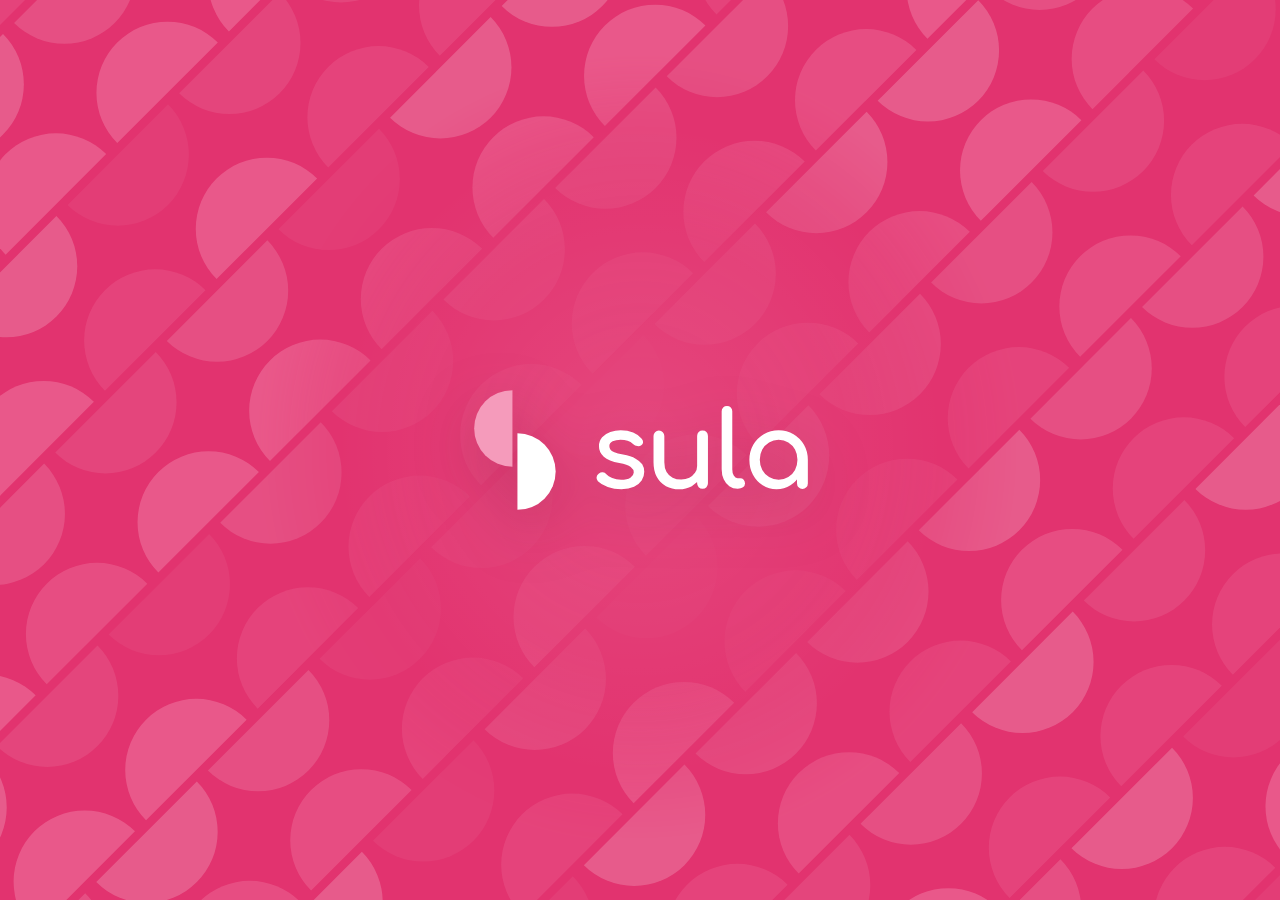
<file: sula/card/index.html>
<!doctype html>
<html lang="en">
<head>
<meta charset="utf-8">
<meta name="viewport" content="width=device-width, initial-scale=1">
<title>Sula</title>
<style>
html, body { margin: 0; height: 100%; overflow: hidden; background: #E2336F; }
canvas { position: absolute; inset: 0; width: 100%; height: 100%; display: block;
  -webkit-mask-image: radial-gradient(ellipse 30% 44% at 50% 50%, rgba(0,0,0,.08) 0%, rgba(0,0,0,.35) 55%, #000 100%);
  mask-image: radial-gradient(ellipse 30% 44% at 50% 50%, rgba(0,0,0,.08) 0%, rgba(0,0,0,.35) 55%, #000 100%); }
.glow { position: absolute; inset: 0; background: radial-gradient(ellipse 34% 52% at 50% 50%, rgba(255,255,255,.10), rgba(255,255,255,0) 70%); }
.lockup { position: absolute; left: 50%; top: 50%; width: clamp(160px, 27vw, 340px); height: auto; transform: translate(-50%, -50%);
  filter: drop-shadow(0 18px 30px rgba(110,18,51,.28)); }
</style>
</head>
<body>
<canvas aria-hidden="true"></canvas>
<div class="glow" aria-hidden="true"></div>
<svg xmlns="http://www.w3.org/2000/svg" viewBox="0 0 83.3 31" class="lockup" role="img" aria-label="Sula"><svg x="0" y="0" width="22" height="31" viewBox="46 24 108 152"><path d="M97 28A46 46 0 0 0 97 120Z" fill="#F59BBB"/><path d="M103 80A46 46 0 0 1 103 172Z" fill="#FFFFFF"/></svg><g fill="#FFFFFF" transform="translate(29.59 25) scale(0.026 -0.026)"><path transform="translate(0.0 0)" d="M289 -4Q219 -4 159.5 17.5Q100 39 67 72Q52 88 54.5 108.5Q57 129 74 142Q94 158 113.5 155.5Q133 153 147 138Q164 119 201.5 102.5Q239 86 285 86Q343 86 373.5 105.0Q404 124 405 154Q406 184 376.5 206.0Q347 228 269 242Q168 262 122.5 302.0Q77 342 77 400Q77 451 107.0 484.5Q137 518 184.0 534.5Q231 551 282 551Q348 551 399.0 530.0Q450 509 480 472Q494 456 493.0 438.5Q492 421 476 409Q460 398 438.0 402.0Q416 406 401 420Q376 444 347.0 453.0Q318 462 280 462Q236 462 205.5 447.0Q175 432 175 403Q175 385 184.5 370.5Q194 356 222.0 344.5Q250 333 304 322Q379 307 422.5 284.0Q466 261 485.0 230.5Q504 200 504 160Q504 114 479.5 77.0Q455 40 407.5 18.0Q360 -4 289 -4Z"/><path transform="translate(512.2 0)" d="M320 -5Q251 -5 196.5 24.5Q142 54 110.5 111.0Q79 168 79 251V497Q79 519 93.5 533.5Q108 548 130 548Q152 548 166.5 533.5Q181 519 181 497V251Q181 195 202.0 158.5Q223 122 259.0 104.5Q295 87 340 87Q383 87 416.5 104.0Q450 121 470.0 150.0Q490 179 490 215H553Q553 153 522.5 103.0Q492 53 439.5 24.0Q387 -5 320 -5ZM541 0Q519 0 504.5 14.5Q490 29 490 51V497Q490 520 504.5 534.0Q519 548 541 548Q564 548 578.0 534.0Q592 520 592 497V51Q592 29 578.0 14.5Q564 0 541 0Z"/><path transform="translate(1163.5 0)" d="M220 0Q176 0 142.0 24.0Q108 48 89.0 89.5Q70 131 70 185V731Q70 753 84.0 767.0Q98 781 120 781Q142 781 156.0 767.0Q170 753 170 731V185Q170 148 184.0 124.0Q198 100 220 100H245Q265 100 277.5 86.0Q290 72 290 50Q290 28 271.0 14.0Q252 0 222 0Z"/><path transform="translate(1432.7 0)" d="M318 -4Q245 -4 187.0 32.5Q129 69 95.5 131.5Q62 194 62 273Q62 352 98.5 415.0Q135 478 197.5 514.5Q260 551 338 551Q416 551 478.0 514.5Q540 478 576.5 415.0Q613 352 613 273H574Q574 194 540.5 131.5Q507 69 449.0 32.5Q391 -4 318 -4ZM338 86Q389 86 429.0 110.5Q469 135 492.0 177.5Q515 220 515 273Q515 327 492.0 369.5Q469 412 429.0 436.5Q389 461 338 461Q288 461 247.5 436.5Q207 412 183.5 369.5Q160 327 160 273Q160 220 183.5 177.5Q207 135 247.5 110.5Q288 86 338 86ZM562 -1Q540 -1 525.5 13.5Q511 28 511 50V203L530 309L613 273V50Q613 28 598.5 13.5Q584 -1 562 -1Z"/></g></svg>
<script>
(() => {
  const canvas = document.querySelector('canvas'), ctx = canvas.getContext('2d');
  const reduce = matchMedia('(prefers-reduced-motion: reduce)').matches;
  // the logo is two half-discs, one tucked under the other. Columns of them, each column drifting the other way.
  const A = '255,255,255', AA = [0.05, 0.09, 0.14, 0.2], B = '245,155,187', AB = [0.16, 0.26, 0.36];
  const hash = (a, b) => { const x = Math.sin(a * 127.1 + b * 311.7) * 43758.5453; return x - Math.floor(x); };
  let w = 0, h = 0, dpr = 1;
  const ANGLE = Math.PI / 4; // the whole texture runs on a 45 degree diagonal
  function draw(t) {
    if (!w || !h) return;
    ctx.setTransform(dpr, 0, 0, dpr, 0, 0);
    ctx.clearRect(0, 0, w, h);
    // draw in a square big enough to cover the card once it's turned
    const D = Math.ceil(Math.hypot(w, h));
    ctx.translate(w / 2, h / 2); ctx.rotate(ANGLE); ctx.translate(-D / 2, -D / 2);
    // r: disc radius, g: gap across a logo's seam, s: space between neighbours. A column is 2r + g + s wide and the
    // discs in it repeat every 2r + s, so nothing ever touches, even as the columns drift past each other.
    const r = Math.max(34, Math.min(72, w / 18)), g = r * 0.12, s = r * 0.22, pitch = 2 * r + g + s, V = 2 * r + s;
    const n = Math.ceil(D / pitch) + 2, x0 = (D - Math.floor(D / pitch) * pitch) / 2;
    for (let c = -1; c < n; c++) {
      const seam = x0 + c * pitch, dir = (c & 1) ? 1 : -1, base = c * 0.37 * V + dir * t * 14;
      const k0 = Math.floor((-V - base) / V), k1 = Math.ceil((D + V - base) / V);
      for (let k = k0; k <= k1; k++) {
        const y = base + k * V;
        ctx.fillStyle = `rgba(${B},${AB[Math.floor(hash(c + 17, k - 5) * AB.length)]})`;
        ctx.beginPath(); ctx.arc(seam - g / 2, y, r, Math.PI / 2, Math.PI * 1.5); ctx.closePath(); ctx.fill();
        ctx.fillStyle = `rgba(${A},${AA[Math.floor(hash(c, k) * AA.length)]})`;
        ctx.beginPath(); ctx.arc(seam + g / 2, y + V / 2, r, -Math.PI / 2, Math.PI / 2); ctx.closePath(); ctx.fill();
      }
    }
  }
  function resize() {
    dpr = Math.min(2, devicePixelRatio || 1);
    w = canvas.offsetWidth; h = canvas.offsetHeight;
    canvas.width = Math.max(1, Math.round(w * dpr)); canvas.height = Math.max(1, Math.round(h * dpr));
    draw(reduce ? 0 : performance.now() / 1000);
  }
  new ResizeObserver(resize).observe(canvas);
  resize();
  if (reduce) return;
  const tick = () => { if (!document.hidden) draw(performance.now() / 1000); requestAnimationFrame(tick); };
  requestAnimationFrame(tick);
})();
</script>
</body>
</html>
</file>
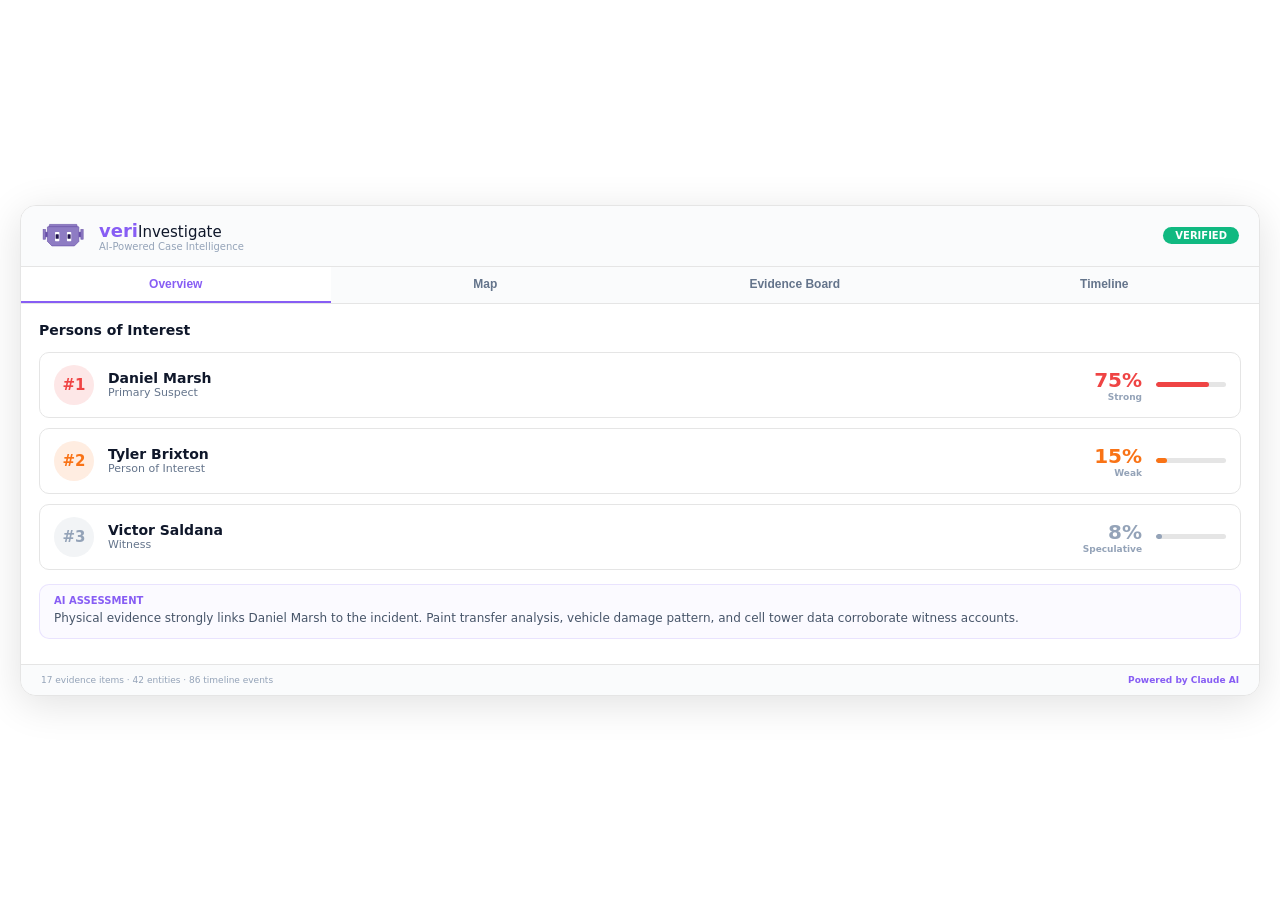
<file: demo/veri-demo.html>
<!DOCTYPE html>
<html lang="en">
<head>
<meta charset="UTF-8">
<meta name="viewport" content="width=device-width, initial-scale=1.0">
<title>VERI Investigate Demo</title>
<style>
  * { margin: 0; padding: 0; box-sizing: border-box; }
  html, body { background: transparent; font-family: Inter, system-ui, -apple-system, sans-serif; }
  body { display: flex; align-items: center; justify-content: center; min-height: 100vh; padding: 20px; }

  .demo { width: 100%; max-width: 720; border-radius: 16px; overflow: hidden; border: 1px solid #E5E5E5; background: white; box-shadow: 0 8px 40px rgba(0,0,0,0.12); }

  .header { display: flex; align-items: center; justify-content: space-between; padding: 14px 20px; border-bottom: 1px solid #E5E5E5; background: #FAFBFC; }
  .header-left { display: flex; align-items: center; gap: 10px; }
  .brand-veri { font-weight: 700; color: #875DF4; font-size: 18px; }
  .brand-name { font-weight: 300; color: #0F172A; font-size: 15px; }
  .brand-sub { font-size: 10px; color: #94A3B8; }
  .badge { padding: 3px 12px; border-radius: 20px; background: #10B981; color: white; font-size: 10px; font-weight: 600; }

  .tabs { display: flex; border-bottom: 1px solid #E5E5E5; }
  .tab { flex: 1; padding: 10px 0; font-size: 12px; font-weight: 600; cursor: pointer; background: #FAFBFC; color: #64748B; border: none; border-bottom: 2px solid transparent; transition: all 0.2s; }
  .tab.active { background: white; color: #875DF4; border-bottom-color: #875DF4; }
  .tab:hover:not(.active) { color: #334155; }

  .content { height: 360px; position: relative; overflow: hidden; }
  .panel { display: none; height: 100%; }
  .panel.active { display: block; }

  /* Overview */
  .overview { padding: 18px; overflow-y: auto; height: 100%; }
  .section-title { font-size: 14px; font-weight: 700; color: #0F172A; margin-bottom: 14px; }
  .suspect { display: flex; align-items: center; gap: 14px; padding: 12px 14px; border-radius: 10px; border: 1px solid #E5E5E5; margin-bottom: 10px; cursor: pointer; transition: all 0.2s; }
  .suspect:hover { transform: translateX(4px); }
  .suspect-num { width: 40px; height: 40px; border-radius: 50%; display: flex; align-items: center; justify-content: center; font-weight: 800; font-size: 15px; flex-shrink: 0; }
  .suspect-info { flex: 1; }
  .suspect-name { font-weight: 600; font-size: 14px; color: #0F172A; }
  .suspect-role { font-size: 11px; color: #64748B; }
  .suspect-score { text-align: right; }
  .suspect-pct { font-weight: 700; font-size: 20px; }
  .suspect-conf { font-size: 9px; color: #94A3B8; font-weight: 600; }
  .score-bar { width: 70px; height: 5px; border-radius: 3px; background: #E5E5E5; overflow: hidden; }
  .score-fill { height: 100%; border-radius: 3px; transition: width 1s ease-out; }
  .ai-box { margin-top: 14px; padding: 10px 14px; border-radius: 10px; border: 1px solid rgba(135,93,244,0.15); background: rgba(135,93,244,0.03); }
  .ai-label { font-size: 10px; color: #875DF4; font-weight: 600; margin-bottom: 3px; }
  .ai-text { font-size: 12px; color: #475569; line-height: 1.6; }

  /* Map */
  .map-container { position: relative; width: 100%; height: 100%; overflow: hidden; touch-action: none; }
  .map-container img { width: 100%; height: 100%; object-fit: cover; }
  .marker { position: absolute; transform: translate(-50%,-50%); cursor: grab; transition: transform 0.2s; z-index: 1; }
  .marker:hover { z-index: 10; transform: translate(-50%,-50%) scale(1.25); }
  .marker-dot { border-radius: 50%; border: 2.5px solid white; }
  .marker-label { position: absolute; top: calc(100% + 3px); left: 50%; transform: translateX(-50%); background: rgba(0,0,0,0.8); padding: 2px 7px; border-radius: 4px; font-size: 9px; font-weight: 600; color: white; white-space: nowrap; }

  /* Evidence Board */
  .board { position: relative; width: 100%; height: 100%; background: #FAFBFC; touch-action: none; }
  .board svg { position: absolute; top: 0; left: 0; }
  .node { display: inline-block; padding: 5px 12px; border-radius: 7px; border-width: 2px; border-style: solid; background: white; font-size: 12px; font-weight: 600; cursor: grab; transition: all 0.2s; white-space: nowrap; user-select: none; }
  .node:hover { transform: scale(1.1); }

  /* Timeline */
  .timeline { padding: 14px 20px; overflow-y: auto; height: 100%; }
  .tl-track { position: relative; padding-left: 28px; }
  .tl-line { position: absolute; left: 8px; top: 6px; bottom: 6px; width: 2.5px; background: linear-gradient(to bottom, #875DF4, #CBD5E1); border-radius: 2px; }
  .tl-item { margin-bottom: 16px; position: relative; }
  .tl-dot { position: absolute; left: -22px; top: 4px; width: 12px; height: 12px; border-radius: 50%; border: 2.5px solid white; box-shadow: 0 0 0 2px #E5E5E5; }
  .tl-time { font-size: 11px; font-weight: 700; color: #875DF4; margin-bottom: 3px; }
  .tl-event { font-size: 13px; color: #0F172A; line-height: 1.5; }

  .footer { padding: 10px 20px; border-top: 1px solid #E5E5E5; background: #FAFBFC; display: flex; justify-content: space-between; align-items: center; }
  .footer-left { font-size: 9px; color: #94A3B8; }
  .footer-right { font-size: 9px; color: #875DF4; font-weight: 600; }
</style>
</head>
<body>

<div class="demo">
  <!-- Header -->
  <div class="header">
    <div class="header-left">
      <div id="veribot-container" style="width:48px;height:26px;overflow:visible;cursor:pointer"></div>
      <div>
        <div><span class="brand-veri">veri</span><span class="brand-name">Investigate</span></div>
        <div class="brand-sub">AI-Powered Case Intelligence</div>
      </div>
    </div>
    <div class="badge">VERIFIED</div>
  </div>

  <!-- Tabs -->
  <div class="tabs">
    <button class="tab active" data-tab="overview">Overview</button>
    <button class="tab" data-tab="map">Map</button>
    <button class="tab" data-tab="board">Evidence Board</button>
    <button class="tab" data-tab="timeline">Timeline</button>
  </div>

  <!-- Content -->
  <div class="content">
    <!-- Overview -->
    <div class="panel active" id="panel-overview">
      <div class="overview">
        <div class="section-title">Persons of Interest</div>
        <div class="suspect" style="border-color:#E5E5E5" onmouseenter="this.style.borderColor='#EF4444'" onmouseleave="this.style.borderColor='#E5E5E5'">
          <div class="suspect-num" style="background:#EF444420;color:#EF4444">#1</div>
          <div class="suspect-info"><div class="suspect-name">Daniel Marsh</div><div class="suspect-role">Primary Suspect</div></div>
          <div class="suspect-score"><div class="suspect-pct" style="color:#EF4444" id="score-anim">0%</div><div class="suspect-conf">Strong</div></div>
          <div class="score-bar"><div class="score-fill" style="background:#EF4444;width:0%" id="bar-anim"></div></div>
        </div>
        <div class="suspect" onmouseenter="this.style.borderColor='#F97316'" onmouseleave="this.style.borderColor='#E5E5E5'">
          <div class="suspect-num" style="background:#F9731620;color:#F97316">#2</div>
          <div class="suspect-info"><div class="suspect-name">Tyler Brixton</div><div class="suspect-role">Person of Interest</div></div>
          <div class="suspect-score"><div class="suspect-pct" style="color:#F97316">15%</div><div class="suspect-conf">Weak</div></div>
          <div class="score-bar"><div class="score-fill" style="background:#F97316;width:15%"></div></div>
        </div>
        <div class="suspect" onmouseenter="this.style.borderColor='#94A3B8'" onmouseleave="this.style.borderColor='#E5E5E5'">
          <div class="suspect-num" style="background:#94A3B820;color:#94A3B8">#3</div>
          <div class="suspect-info"><div class="suspect-name">Victor Saldana</div><div class="suspect-role">Witness</div></div>
          <div class="suspect-score"><div class="suspect-pct" style="color:#94A3B8">8%</div><div class="suspect-conf">Speculative</div></div>
          <div class="score-bar"><div class="score-fill" style="background:#94A3B8;width:8%"></div></div>
        </div>
        <div class="ai-box">
          <div class="ai-label">AI ASSESSMENT</div>
          <div class="ai-text">Physical evidence strongly links Daniel Marsh to the incident. Paint transfer analysis, vehicle damage pattern, and cell tower data corroborate witness accounts.</div>
        </div>
      </div>
    </div>

    <!-- Map -->
    <div class="panel" id="panel-map">
      <div class="map-container" id="map-container">
        <img src="tucson-map.png" alt="Tucson area map">
        <div class="marker" style="left:45%;top:35%" data-idx="0"><div class="marker-dot" style="width:22px;height:22px;background:#EF4444;box-shadow:0 2px 8px #EF444480"></div><div class="marker-label">Crime Scene</div></div>
        <div class="marker" style="left:30%;top:55%" data-idx="1"><div class="marker-dot" style="width:18px;height:18px;background:#F97316;box-shadow:0 2px 8px #F9731680"></div><div class="marker-label">Suspect Home</div></div>
        <div class="marker" style="left:60%;top:25%" data-idx="2"><div class="marker-dot" style="width:18px;height:18px;background:#3B82F6;box-shadow:0 2px 8px #3B82F680"></div><div class="marker-label">Witness Location</div></div>
        <div class="marker" style="left:75%;top:60%" data-idx="3"><div class="marker-dot" style="width:18px;height:18px;background:#875DF4;box-shadow:0 2px 8px #875DF480"></div><div class="marker-label">Auto Body Shop</div></div>
        <div class="marker" style="left:20%;top:30%" data-idx="4"><div class="marker-dot" style="width:18px;height:18px;background:#10B981;box-shadow:0 2px 8px #10B98180"></div><div class="marker-label">Gentle Ben's</div></div>
      </div>
    </div>

    <!-- Evidence Board -->
    <div class="panel" id="panel-board">
      <div class="board" id="board">
        <svg width="100%" height="100%" viewBox="0 0 560 200" id="board-svg"></svg>
      </div>
    </div>

    <!-- Timeline -->
    <div class="panel" id="panel-timeline">
      <div class="timeline">
        <div class="tl-track">
          <div class="tl-line"></div>
          <div class="tl-item"><div class="tl-dot" style="background:#F97316"></div><div class="tl-time">9:30 PM</div><div class="tl-event">Suspect leaves Gentle Ben's Brewing</div></div>
          <div class="tl-item"><div class="tl-dot" style="background:#EF4444"></div><div class="tl-time">9:42 PM</div><div class="tl-event">Dark truck runs red light at Campbell & Grant</div></div>
          <div class="tl-item"><div class="tl-dot" style="background:#EF4444"></div><div class="tl-time">9:47 PM</div><div class="tl-event">Pedestrian struck in crosswalk</div></div>
          <div class="tl-item"><div class="tl-dot" style="background:#F97316"></div><div class="tl-time">9:48 PM</div><div class="tl-event">911 call placed by witness</div></div>
          <div class="tl-item"><div class="tl-dot" style="background:#94A3B8"></div><div class="tl-time">10:15 PM</div><div class="tl-event">Officers arrive at scene</div></div>
          <div class="tl-item"><div class="tl-dot" style="background:#F97316"></div><div class="tl-time">Next Day</div><div class="tl-event">Vehicle taken to auto body shop</div></div>
        </div>
      </div>
    </div>
  </div>

  <!-- Footer -->
  <div class="footer">
    <div class="footer-left">17 evidence items &middot; 42 entities &middot; 86 timeline events</div>
    <div class="footer-right">Powered by Claude AI</div>
  </div>
</div>

<script>
// Tabs
document.querySelectorAll('.tab').forEach(btn => {
  btn.addEventListener('click', () => {
    document.querySelectorAll('.tab').forEach(t => t.classList.remove('active'));
    document.querySelectorAll('.panel').forEach(p => p.classList.remove('active'));
    btn.classList.add('active');
    document.getElementById('panel-' + btn.dataset.tab).classList.add('active');
  });
});

// Score animation
let frame = 0, target = 92, dur = 50;
const scoreEl = document.getElementById('score-anim');
const barEl = document.getElementById('bar-anim');
const iv = setInterval(() => {
  frame++;
  const v = Math.round((frame / dur) * target);
  scoreEl.textContent = v + '%';
  barEl.style.width = v + '%';
  if (frame >= dur) clearInterval(iv);
}, 25);

// Map marker dragging
const mapContainer = document.getElementById('map-container');
let dragMarker = null, dragStart = null;
document.querySelectorAll('.marker').forEach(m => {
  m.addEventListener('pointerdown', e => {
    dragMarker = m;
    dragStart = { x: e.clientX, y: e.clientY, left: parseFloat(m.style.left), top: parseFloat(m.style.top) };
    m.setPointerCapture(e.pointerId);
  });
});
document.addEventListener('pointermove', e => {
  if (!dragMarker || !mapContainer) return;
  const rect = mapContainer.getBoundingClientRect();
  const dx = ((e.clientX - dragStart.x) / rect.width) * 100;
  const dy = ((e.clientY - dragStart.y) / rect.height) * 100;
  dragMarker.style.left = (dragStart.left + dx) + '%';
  dragMarker.style.top = (dragStart.top + dy) + '%';
});
document.addEventListener('pointerup', () => { dragMarker = null; });

// Evidence Board
const nodes = [
  { id:1, label:"Daniel Marsh", color:"#EF4444", x:20, y:100 },
  { id:2, label:"520-555-0199", color:"#8B5CF6", x:160, y:20 },
  { id:3, label:"Toyota Tacoma", color:"#10B981", x:170, y:100 },
  { id:4, label:"Crime Scene", color:"#875DF4", x:310, y:60 },
  { id:5, label:"Marcus Chen", color:"#3B82F6", x:420, y:20 },
  { id:6, label:"Thomas Aquino", color:"#3B82F6", x:400, y:130 },
  { id:7, label:"Paint Transfer", color:"#D946EF", x:290, y:150 },
];
const edges = [{f:1,t:2},{f:1,t:3},{f:3,t:4},{f:4,t:5},{f:4,t:6},{f:4,t:7},{f:3,t:7}];
const boardSvg = document.getElementById('board-svg');
const pos = {};
const nodeEls = {};
const lineEls = [];

// Create edges first
edges.forEach((e,i) => {
  const line = document.createElementNS('http://www.w3.org/2000/svg','line');
  line.setAttribute('stroke','#CBD5E1'); line.setAttribute('stroke-width','1.5');
  line.setAttribute('stroke-dasharray','4,3');
  line.style.transition = 'all 0.15s';
  boardSvg.appendChild(line);
  lineEls.push({line, from:e.f, to:e.t});
});

// Create nodes
nodes.forEach(n => {
  pos[n.id] = {x:n.x, y:n.y};
  const fo = document.createElementNS('http://www.w3.org/2000/svg','foreignObject');
  fo.setAttribute('x', n.x); fo.setAttribute('y', n.y);
  fo.setAttribute('width','1'); fo.setAttribute('height','1');
  fo.setAttribute('overflow','visible');

  const div = document.createElement('div');
  div.className = 'node';
  div.style.borderColor = n.color; div.style.color = n.color;
  div.textContent = n.label;
  div.addEventListener('mouseenter', () => {
    div.style.background = n.color + '15';
    div.style.boxShadow = '0 2px 8px ' + n.color + '30';
    lineEls.forEach(le => {
      if (le.from === n.id || le.to === n.id) {
        le.line.setAttribute('stroke','#875DF4'); le.line.setAttribute('stroke-width','2.5');
      }
    });
  });
  div.addEventListener('mouseleave', () => {
    div.style.background = 'white'; div.style.boxShadow = 'none';
    lineEls.forEach(le => { le.line.setAttribute('stroke','#CBD5E1'); le.line.setAttribute('stroke-width','1.5'); });
  });

  let drag = null;
  div.addEventListener('pointerdown', e2 => {
    const svgRect = boardSvg.getBoundingClientRect();
    const sx = (e2.clientX - svgRect.left) / svgRect.width * 560;
    const sy = (e2.clientY - svgRect.top) / svgRect.height * 200;
    drag = { startX: sx, startY: sy, origX: pos[n.id].x, origY: pos[n.id].y };
    div.setPointerCapture(e2.pointerId);
    div.style.transition = 'none';
  });
  div.addEventListener('pointermove', e2 => {
    if (!drag) return;
    const svgRect = boardSvg.getBoundingClientRect();
    const sx = (e2.clientX - svgRect.left) / svgRect.width * 560;
    const sy = (e2.clientY - svgRect.top) / svgRect.height * 200;
    pos[n.id].x = drag.origX + (sx - drag.startX);
    pos[n.id].y = drag.origY + (sy - drag.startY);
    fo.setAttribute('x', pos[n.id].x); fo.setAttribute('y', pos[n.id].y);
    updateLines();
  });
  div.addEventListener('pointerup', () => { drag = null; div.style.transition = 'all 0.2s'; });

  fo.appendChild(div);
  boardSvg.appendChild(fo);
  nodeEls[n.id] = { fo, div, w: 0, h: 0 };
  requestAnimationFrame(() => { nodeEls[n.id].w = div.offsetWidth; nodeEls[n.id].h = div.offsetHeight; updateLines(); });
});

function updateLines() {
  lineEls.forEach(le => {
    const fn = nodeEls[le.from], tn = nodeEls[le.to];
    const fx = pos[le.from].x + (fn.w||80)/2, fy = pos[le.from].y + (fn.h||28)/2;
    const tx = pos[le.to].x + (tn.w||80)/2, ty = pos[le.to].y + (tn.h||28)/2;
    le.line.setAttribute('x1',fx); le.line.setAttribute('y1',fy);
    le.line.setAttribute('x2',tx); le.line.setAttribute('y2',ty);
  });
}
setTimeout(updateLines, 100);

// VeriBot (simplified SVG)
const botContainer = document.getElementById('veribot-container');
const botSvg = document.createElementNS('http://www.w3.org/2000/svg','svg');
botSvg.setAttribute('viewBox','180 180 620 340'); botSvg.setAttribute('width','48'); botSvg.setAttribute('height','26');
botSvg.style.overflow = 'visible';
botSvg.innerHTML = `
  <rect fill="#674ea7" stroke="#674ea7" stroke-width="8" x="233.8" y="299.7" width="26.7" height="61.7"/>
  <rect fill="#674ea7" stroke="#674ea7" stroke-width="8" x="670.9" y="299.7" width="26.7" height="61.7"/>
  <path fill="#8e7cc3" stroke="#674ea7" stroke-width="8" d="m280.77692 228.66667l7.503937-30.015747l355.00784 0l7.5039673 30.015747z"/>
  <path fill="#8e7cc3" stroke="#674ea7" stroke-width="8" d="m612.71466 479.76395l-293.85815 0l-58.33078-58.33078l0-188.88107l4.4417114-4.441681l401.63632 0l4.4416504 4.441681l0 188.88107z"/>
  <rect fill="#8e7cc3" stroke="#674ea7" stroke-width="8" x="204.1" y="266.4" width="29.4" height="125.5"/>
  <rect fill="#8e7cc3" stroke="#674ea7" stroke-width="8" x="697.9" y="266.4" width="29.4" height="125.5"/>
  <rect fill="#fff" x="359.7" y="297.5" width="56.4" height="120.3" rx="9.4"/>
  <rect fill="#fff" x="515.3" y="297.5" width="56.4" height="120.3" rx="9.4"/>
  <rect fill="#20124d" x="367.65" y="328.4" width="40.5" height="58.5" rx="6.75"/>
  <rect fill="#20124d" x="523.25" y="328.4" width="40.5" height="58.5" rx="6.75"/>
`;
botContainer.appendChild(botSvg);
</script>
</body>
</html>
</file>
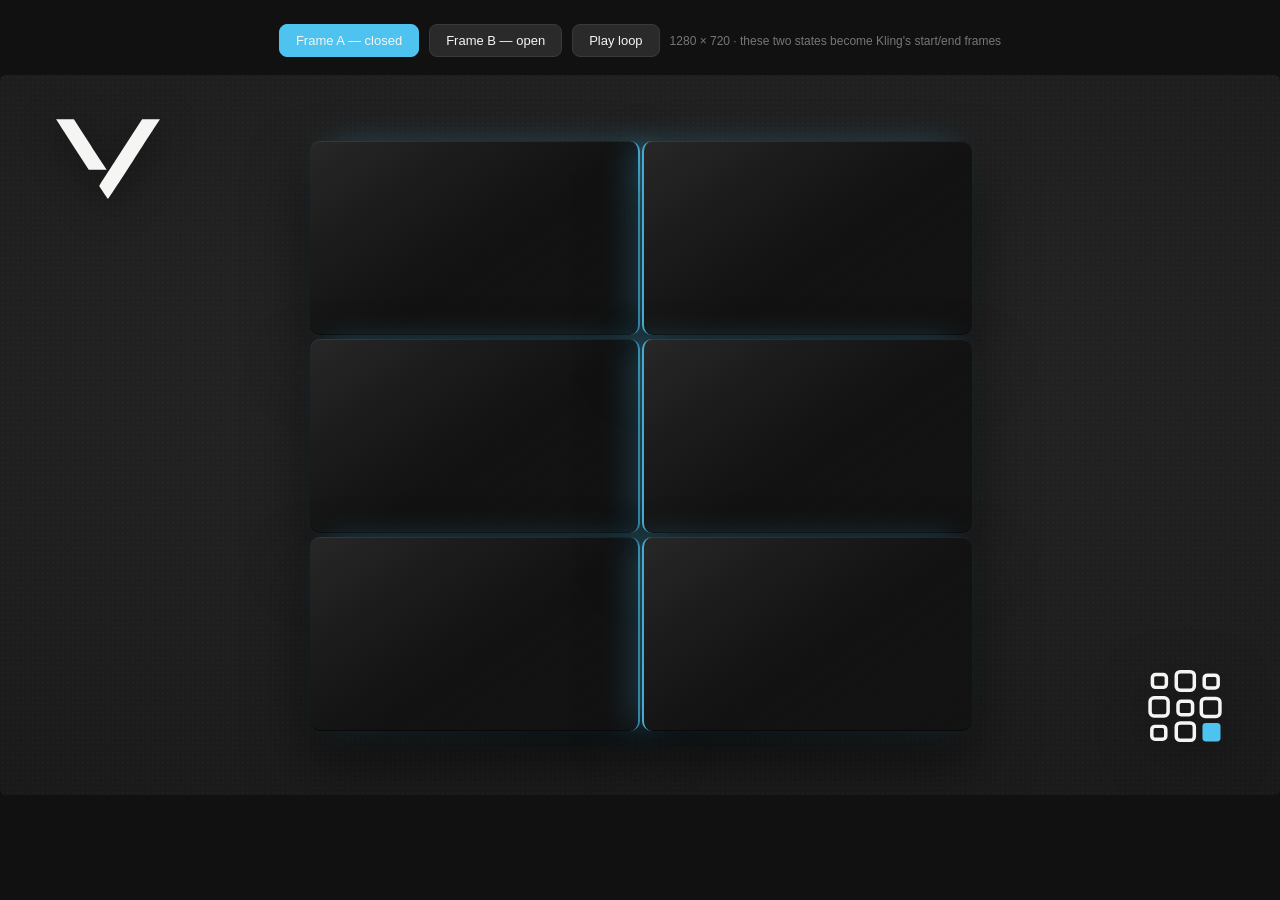
<file: demo/dmh-header/header-dmh.html>
<!DOCTYPE html>
<!-- v7 fresh copy — open THIS file, not index.html -->

<html lang="en">
<head>
<meta charset="UTF-8">
<title>Veritone DMH — Header Keyframes</title>
<style>
  :root {
    --bg: #1E1E1E;
    --panel: #232323;
    --panel-face: linear-gradient(145deg, #2E2E2E 0%, #1B1B1B 55%, #242424 100%);
    --red: #4EC3F0;
    --white: #F5F5F3;
  }
  * { margin: 0; padding: 0; box-sizing: border-box; }
  body {
    background: #111;
    font-family: -apple-system, "Helvetica Neue", Inter, sans-serif;
    color: var(--white);
    display: flex; flex-direction: column; align-items: center;
    gap: 18px; padding: 24px;
  }

  /* ---------- controls ---------- */
  .controls { display: flex; gap: 10px; align-items: center; }
  .controls button {
    background: #2A2A2A; color: var(--white); border: 1px solid #3A3A3A;
    padding: 8px 16px; border-radius: 8px; font-size: 13px; cursor: pointer;
  }
  .controls button.active { background: var(--red); border-color: var(--red); }
  .controls input[type=range] { width: 220px; accent-color: var(--red); }
  .hint { color: #777; font-size: 12px; }

  /* ?record mode: bare 1280x720 stage at 0,0 for frame capture */
  body.record { padding: 0; gap: 0; overflow: hidden; background: #000; }
  body.record .controls { display: none; }
  body.record .stage { border-radius: 0; }

  /* ---------- stage ---------- */
  .stage {
    width: 1280px; height: 720px; position: relative; overflow: hidden;
    background:
      radial-gradient(120% 90% at 50% 38%, #262626 0%, var(--bg) 55%, #161616 100%);
    border-radius: 6px;
    perspective: 1600px;
  }
  /* subtle texture */
  .stage::after {
    content: ""; position: absolute; inset: 0; pointer-events: none;
    background-image: radial-gradient(rgba(255,255,255,0.022) 1px, transparent 1px);
    background-size: 5px 5px;
  }

  /* ---------- banner mode (?wide=1) ----------
     Same composition, wider frame. The wall's seam is the stage centre in both
     modes, so widening the stage and shifting the two columns out by the same
     320px keeps everything registered; the slabs just get more room to fly. */
  :root { --flyO: 560px; --flyM: 660px; --floorOpen: 1180px; }
  body.wide { --flyO: 860px; --flyM: 1000px; --floorOpen: 1760px; }
  body.wide .stage { width: 1920px; }
  body.wide .sA, body.wide .sB, body.wide .sC { left: 630px; }
  body.wide .sD, body.wide .sE, body.wide .sF { left: 962px; }
  body.wide .c1 { left:  570px; }
  body.wide .c2 { left: 1310px; }
  body.wide .c3 { left: 1350px; }
  body.wide .c4 { left:  535px; }

  /* chevron strip, far left (from the brand deck) */
  .chevrons {
    position: absolute; left: 26px; top: 50%; transform: translateY(-50%);
    width: 26px; height: 190px; opacity: 0.55;
    background: repeating-linear-gradient(
      -45deg, #4A4A4A 0 3px, transparent 3px 9px);
    -webkit-mask-image: linear-gradient(#000, #000);
  }

  /* veritone lockup, top left: official V mark + wordmark */
  .lockup {
    position: absolute; top: 44px; left: 56px; z-index: 40;
    display: flex; align-items: center; gap: 10px;
    filter: drop-shadow(0 8px 18px rgba(0,0,0,0.5));
  }
  .lockup svg { width: 104px; height: 80px; }
  .lockup .word {
    font-size: 34px; font-weight: 600; letter-spacing: -0.5px;
    color: var(--white); text-transform: lowercase; line-height: 1;
  }

  /* logo glyph (no background), lower right */
  .applogo {
    position: absolute; right: 56px; bottom: 50px; z-index: 40;
    width: 78px; height: 78px;
    filter: drop-shadow(0 10px 24px rgba(0,0,0,0.55));
  }

  /* ---------- title (revealed) ---------- */
  .title {
    position: absolute; inset: 0; z-index: 10;
    display: flex; flex-direction: column; justify-content: center; align-items: center;
    text-align: center; transform-style: preserve-3d;
  }
  .title .kicker {
    font-size: 17px; letter-spacing: 8px; font-weight: 600; color: #9A9A9A;
    text-transform: uppercase; margin-bottom: 22px;
  }
  .title h1 {
    font-size: 92px; line-height: 1.02; font-weight: 700; letter-spacing: -2px;
  }
  .title h1 .red { color: var(--red); }
  .title h1 .depth {
    text-shadow:
      0 1px 0 #3a3a3a, 0 2px 0 #363636, 0 3px 0 #313131, 0 4px 0 #2c2c2c,
      0 5px 0 #272727, 0 6px 0 #222, 0 14px 28px rgba(0,0,0,0.65);
  }
  .title .rule {
    width: 74px; height: 4px; background: var(--red); margin-top: 30px;
    box-shadow: 0 8px 18px rgba(78,195,240,0.35);
  }

  /* ---------- panel wall ---------- */
  .wall {
    position: absolute; inset: 0; z-index: 20; transform-style: preserve-3d;
  }
  .slab {
    position: absolute; transform-style: preserve-3d;
    transition: transform 1.15s cubic-bezier(.7,0,.25,1);
  }
  /* closing: slam to the center seam, bounce OFF it (never overlap), then
     settle shut smooth. boom -> small reopen -> gentle close. */
  .closing .sA, .closing .sC { animation: closeLo 1.15s both; }
  .closing .sB               { animation: closeLm 1.15s both; }
  .closing .sD, .closing .sF { animation: closeRo 1.15s both; }
  .closing .sE               { animation: closeRm 1.15s both; }
  @keyframes closeLo {
    0%   { transform: translateX(calc(-1 * var(--flyO))) translateZ(150px) rotateY( 34deg);
           animation-timing-function: cubic-bezier(.6,0,.85,.7); }
    50%  { transform: none;
           animation-timing-function: cubic-bezier(.15,.75,.4,1); }
    76%  { transform: translateX(-46px) translateZ(20px) rotateY( 5deg);
           animation-timing-function: cubic-bezier(.45,0,.55,1); }
    100% { transform: none; }
  }
  @keyframes closeLm {
    0%   { transform: translateX(calc(-1 * var(--flyM))) translateZ(230px) rotateY( 42deg);
           animation-timing-function: cubic-bezier(.6,0,.85,.7); }
    50%  { transform: none;
           animation-timing-function: cubic-bezier(.15,.75,.4,1); }
    76%  { transform: translateX(-54px) translateZ(26px) rotateY( 6deg);
           animation-timing-function: cubic-bezier(.45,0,.55,1); }
    100% { transform: none; }
  }
  @keyframes closeRo {
    0%   { transform: translateX(var(--flyO)) translateZ(150px) rotateY(-34deg);
           animation-timing-function: cubic-bezier(.6,0,.85,.7); }
    50%  { transform: none;
           animation-timing-function: cubic-bezier(.15,.75,.4,1); }
    76%  { transform: translateX( 46px) translateZ(20px) rotateY(-5deg);
           animation-timing-function: cubic-bezier(.45,0,.55,1); }
    100% { transform: none; }
  }
  @keyframes closeRm {
    0%   { transform: translateX(var(--flyM)) translateZ(230px) rotateY(-42deg);
           animation-timing-function: cubic-bezier(.6,0,.85,.7); }
    50%  { transform: none;
           animation-timing-function: cubic-bezier(.15,.75,.4,1); }
    76%  { transform: translateX( 54px) translateZ(26px) rotateY(-6deg);
           animation-timing-function: cubic-bezier(.45,0,.55,1); }
    100% { transform: none; }
  }
  .slab .face {
    position: absolute; inset: 0;
    background: var(--panel-face);
    border-radius: 10px; overflow: hidden;
    box-shadow:
      inset 0 1px 0 rgba(255,255,255,0.10),
      inset 0 -1px 0 rgba(0,0,0,0.55),
      0 30px 60px rgba(0,0,0,0.55);
  }
  .slab .face video {
    position: absolute; inset: 0; width: 100%; height: 100%;
    object-fit: cover; opacity: 0.9;
    transition: opacity .55s ease;
    /* overfill a hair so no dark fringe peeks at the rounded edges */
    transform: scale(1.02);
  }
  /* dark grade over the clips so the wall still reads graphite */
  .slab .face::after {
    content: ""; position: absolute; inset: 0;
    background: linear-gradient(145deg, rgba(0,0,0,0.15), rgba(0,0,0,0.5));
  }
  /* red glow seam on inner edge */
  .slab.L .face { border-right: 2px solid rgba(78,195,240,0.85); box-shadow:
      inset 0 1px 0 rgba(255,255,255,0.10), inset 0 -1px 0 rgba(0,0,0,0.55),
      0 30px 60px rgba(0,0,0,0.55), 14px 0 34px -6px rgba(78,195,240,0.35); }
  .slab.R .face { border-left: 2px solid rgba(78,195,240,0.85); box-shadow:
      inset 0 1px 0 rgba(255,255,255,0.10), inset 0 -1px 0 rgba(0,0,0,0.55),
      0 30px 60px rgba(0,0,0,0.55), -14px 0 34px -6px rgba(78,195,240,0.35); }

  /* CLOSED geometry: 2 columns x 3 rows meeting at center seam (x=640) */
  .slab { width: 330px; height: 194px; }
  .sA { left: 310px; top:  66px; }  /* L top */
  .sB { left: 310px; top: 264px; }  /* L mid */
  .sC { left: 310px; top: 462px; }  /* L bot */
  .sD { left: 642px; top:  66px; }  /* R top */
  .sE { left: 642px; top: 264px; }  /* R mid */
  .sF { left: 642px; top: 462px; }  /* R bot */

  /* OPEN transforms: split outward, rotate away, gain depth */
  .open .sA { transform: translateX(calc(-1 * var(--flyO))) translateZ(150px) rotateY( 34deg); }
  .open .sB { transform: translateX(calc(-1 * var(--flyM))) translateZ(230px) rotateY( 42deg); }
  .open .sC { transform: translateX(calc(-1 * var(--flyO))) translateZ(150px) rotateY( 34deg); }
  .open .sD { transform: translateX(var(--flyO)) translateZ(150px) rotateY(-34deg); }
  .open .sE { transform: translateX(var(--flyM)) translateZ(230px) rotateY(-42deg); }
  .open .sF { transform: translateX(var(--flyO)) translateZ(150px) rotateY(-34deg); }

  /* small floating accent cubes, only visible open */
  .cube {
    position: absolute; width: 26px; height: 26px; z-index: 15;
    background: linear-gradient(145deg, #333, #1c1c1c);
    border-radius: 5px; box-shadow: 0 16px 30px rgba(0,0,0,0.6);
    opacity: 0; transition: opacity .9s ease .35s, transform 1.15s cubic-bezier(.7,0,.25,1);
  }
  .cube.red { background: var(--red); box-shadow: 0 16px 30px rgba(78,195,240,0.35); }
  .c1 { left: 250px; top: 170px; }
  .c2 { left: 990px; top: 140px; }
  .c3 { left: 1030px; top: 520px; }
  .c4 { left: 215px; top: 500px; }
  /* explode out with overshoot, then settle in the same spots as before */
  .open .cube { opacity: 1; }
  /* hold beat: once settled, cubes drift lazily until the wall closes */
  .open .c1 { animation: pop1 1.3s cubic-bezier(.2,.9,.3,1.05) .2s both,
              drift1 4.5s ease-in-out 1.5s infinite alternate; }
  .open .c2 { animation: pop2 1.3s cubic-bezier(.2,.9,.3,1.05) .28s both,
              drift2 5.2s ease-in-out 1.6s infinite alternate; }
  .open .c3 { animation: pop3 1.3s cubic-bezier(.2,.9,.3,1.05) .24s both,
              drift3 4.8s ease-in-out 1.55s infinite alternate; }
  .open .c4 { animation: pop4 1.3s cubic-bezier(.2,.9,.3,1.05) .32s both,
              drift4 5.5s ease-in-out 1.65s infinite alternate; }
  @keyframes drift1 {
    from { transform: translate(-30px,-24px)  rotate(258deg)  scale(1.15); }
    50%  { transform: translate(-70px,-70px)  rotate(276deg)  scale(1.42); }
    to   { transform: translate(-52px,-20px)  rotate(290deg)  scale(1.08); }
  }
  @keyframes drift2 {
    from { transform: translate(26px,-30px)   rotate(-266deg) scale(1.2); }
    50%  { transform: translate(76px,-64px)   rotate(-286deg) scale(1.5); }
    to   { transform: translate(48px,-8px)    rotate(-300deg) scale(1.1); }
  }
  @keyframes drift3 {
    from { transform: translate(34px,22px)    rotate(252deg)  scale(1.1); }
    50%  { transform: translate(66px,72px)    rotate(232deg)  scale(1.45); }
    to   { transform: translate(18px,52px)    rotate(220deg)  scale(1.05); }
  }
  @keyframes drift4 {
    from { transform: translate(-26px,28px)   rotate(-276deg) scale(1.2); }
    50%  { transform: translate(-78px,66px)   rotate(-296deg) scale(1.48); }
    to   { transform: translate(-44px,10px)   rotate(-310deg) scale(1.12); }
  }

  /* hold beat: a shine sweeps across the WORDS themselves (masked to glyphs) */
  .wm {
    position: relative; width: 540px; margin-bottom: 18px;
    filter: drop-shadow(0 14px 28px rgba(0,0,0,0.65));
  }
  .wm img { width: 100%; display: block; }
  .wmShine {
    position: absolute; inset: 0;
    -webkit-mask: url('wordmark-white.png') center/contain no-repeat;
    mask: url('wordmark-white.png') center/contain no-repeat;
  }
  .glint {
    background: linear-gradient(100deg, transparent 42%,
      rgba(255,255,255,0.65) 50%, transparent 58%);
    background-size: 250% 100%; background-repeat: no-repeat;
    background-position: 130% 0; opacity: 0; pointer-events: none;
  }
  .line2 { position: relative; }
  .line2::after {
    content: "DMH"; position: absolute; inset: 0;
    background: linear-gradient(100deg, transparent 42%,
      rgba(255,255,255,0.65) 50%, transparent 58%);
    background-size: 250% 100%; background-repeat: no-repeat;
    background-position: 130% 0;
    -webkit-background-clip: text; background-clip: text;
    color: transparent; opacity: 0; pointer-events: none;
  }
  .open .glint, .open .line2::after {
    opacity: 1; animation: glint 3.4s ease-in-out 1.8s infinite;
  }
  @keyframes glint {
    0%        { background-position: 130% 0; }
    45%, 100% { background-position: -140% 0; }
  }

  /* closing: cubes get sucked back into the center with a twist, then vanish */
  .closing .c1 { animation: suck1 .85s cubic-bezier(.6,0,.8,.4) both; }
  .closing .c2 { animation: suck2 .85s cubic-bezier(.6,0,.8,.4) .06s both; }
  .closing .c3 { animation: suck3 .85s cubic-bezier(.6,0,.8,.4) .03s both; }
  .closing .c4 { animation: suck4 .85s cubic-bezier(.6,0,.8,.4) .09s both; }
  /* no 0% keyframe on purpose: each cube starts the suck from wherever its
     drift left it (JS freezes the live transform first), so there's no snap */
  @keyframes suck1 {
    to { transform: translate(330px,160px) rotate(60deg)   scale(.2); opacity: 0; }
  }
  @keyframes suck2 {
    to { transform: translate(-300px,190px) rotate(-60deg) scale(.2); opacity: 0; }
  }
  @keyframes suck3 {
    to { transform: translate(-340px,-130px) rotate(50deg) scale(.2); opacity: 0; }
  }
  @keyframes suck4 {
    to { transform: translate(370px,-120px) rotate(-70deg) scale(.2); opacity: 0; }
  }

  /* cubes are born at the title in the center, burst outward, twist, settle */
  @keyframes pop1 {
    0%   { transform: translate(330px,160px)  rotate(0)      scale(.25); opacity: 0; }
    55%  { transform: translate(-110px,-90px) rotate(200deg) scale(1.8); opacity: 1; }
    100% { transform: translate(-30px,-24px)  rotate(258deg) scale(1.15); }
  }
  @keyframes pop2 {
    0%   { transform: translate(-300px,190px) rotate(0)       scale(.25); opacity: 0; }
    55%  { transform: translate(120px,-105px) rotate(-210deg) scale(2.0); opacity: 1; }
    100% { transform: translate(26px,-30px)   rotate(-266deg) scale(1.2); }
  }
  @keyframes pop3 {
    0%   { transform: translate(-340px,-130px) rotate(0)      scale(.25); opacity: 0; }
    55%  { transform: translate(115px,90px)    rotate(190deg) scale(1.7); opacity: 1; }
    100% { transform: translate(34px,22px)     rotate(252deg) scale(1.1); }
  }
  @keyframes pop4 {
    0%   { transform: translate(370px,-120px)  rotate(0)       scale(.25); opacity: 0; }
    55%  { transform: translate(-120px,100px)  rotate(-220deg) scale(1.9); opacity: 1; }
    100% { transform: translate(-26px,28px)    rotate(-276deg) scale(1.2); }
  }

  /* title hides behind wall when closed */
  .title { opacity: 0; transform: scale(0.92); transition: opacity .8s ease .25s, transform 1.15s cubic-bezier(.7,0,.25,1); }
  .open .title { opacity: 1; transform: scale(1); }

  /* floor shadow under the wall */
  .floorShadow {
    position: absolute; left: 50%; bottom: 34px; z-index: 5;
    width: 760px; height: 60px; transform: translateX(-50%);
    background: radial-gradient(50% 50% at 50% 50%, rgba(0,0,0,0.55), transparent 70%);
    filter: blur(6px);
    transition: width 1.15s cubic-bezier(.7,0,.25,1);
  }
  .open .floorShadow { width: var(--floorOpen); }
</style>
</head>
<body>
  <div class="controls">
    <button id="bClosed" class="active">Frame A — closed</button>
    <button id="bOpen">Frame B — open</button>
    <button id="bLoop">Play loop</button>
    <span class="hint">1280 × 720 · these two states become Kling's start/end frames</span>
  </div>

  <div class="stage" id="stage">
    <div class="lockup">
      <svg viewBox="0 0 154 118" xmlns="http://www.w3.org/2000/svg">
        <g transform="translate(0,118) scale(0.1,-0.1)" fill="#F5F5F3">
          <path d="M38 1122 c20 -33 129 -201 242 -375 l205 -317 132 0 133 0 -93 142 c-51 79 -160 248 -242 375 l-150 233 -132 0 -132 0 37 -58z"/>
          <path d="M980 724 c-162 -251 -305 -473 -318 -494 l-23 -38 61 -96 c34 -53 65 -96 69 -96 5 0 171 253 371 562 200 310 372 575 382 591 l19 27 -133 0 -133 -1 -295 -455z"/>
        </g>
      </svg>
    </div>

    <div class="title">
      <div class="kicker">Introducing</div>
      <div class="wm">
        <img src="wordmark-white.png" alt="veritone">
        <div class="glint wmShine"></div>
      </div>
      <h1 class="line2"><span class="depth">DM<span class="red">H</span></span></h1>
      <div class="rule"></div>
    </div>

    <svg class="applogo" viewBox="180 180 670 660" fill="none" xmlns="http://www.w3.org/2000/svg">
      <rect x="235" y="240" width="120" height="110" rx="28" stroke="#F5F5F3" stroke-width="30"/>
      <rect x="440" y="215" width="155" height="160" rx="34" stroke="#F5F5F3" stroke-width="30"/>
      <rect x="680" y="245" width="120" height="110" rx="28" stroke="#F5F5F3" stroke-width="30"/>
      <rect x="215" y="440" width="155" height="155" rx="34" stroke="#F5F5F3" stroke-width="30"/>
      <rect x="455" y="470" width="125" height="115" rx="28" stroke="#F5F5F3" stroke-width="30"/>
      <rect x="655" y="445" width="160" height="155" rx="34" stroke="#F5F5F3" stroke-width="30"/>
      <rect x="230" y="685" width="120" height="110" rx="28" stroke="#F5F5F3" stroke-width="30"/>
      <rect x="440" y="655" width="155" height="150" rx="34" stroke="#F5F5F3" stroke-width="30"/>
      <rect x="665" y="655" width="155" height="160" rx="30" fill="#4EC3F0"/>
    </svg>


    <div class="floorShadow"></div>

    <div class="cube c1"></div>
    <div class="cube red c2"></div>
    <div class="cube c3"></div>
    <div class="cube red c4"></div>

    <div class="wall">
      <div class="slab L sA"><div class="face"><video src="vids/sport-01.mp4" autoplay muted loop playsinline></video></div></div>
      <div class="slab L sB"><div class="face"><video src="vids/game-02.mp4" autoplay muted loop playsinline></video></div></div>
      <div class="slab L sC"><div class="face"><video src="vids/court-01.mp4" autoplay muted loop playsinline></video></div></div>
      <div class="slab R sD"><div class="face"><video src="vids/team-01.mp4" autoplay muted loop playsinline></video></div></div>
      <div class="slab R sE"><div class="face"><video src="vids/sport-05.mp4" autoplay muted loop playsinline></video></div></div>
      <div class="slab R sF"><div class="face"><video src="vids/game-04.mp4" autoplay muted loop playsinline></video></div></div>
    </div>
  </div>

<script>
  const stage = document.getElementById('stage');
  const bC = document.getElementById('bClosed');
  const bO = document.getElementById('bOpen');
  const bL = document.getElementById('bLoop');
  let loopTimer = null;

  // clip shuffle: two sets of six; swap while the wall is open (panels are
  // offscreen) so the reopen reveals fresh clips
  // three sets, three cycles: set0 -> set1 -> set2 -> back to set0, so a
  // 3-cycle recording ends exactly where it began = seamless replay
  const clipSets = [
    ['sport-01','game-02','court-01','team-01','sport-05','game-04'],
    ['sport-03','game-01','court-03','team-02','sport-04','game-03'],
    ['sport-02','sport-06','court-02','team-03','court-04','team-04'],
  ];
  let clipSet = 0;
  // double-buffer each panel: two stacked videos, new one fades IN while the
  // old one fades OUT — a real crossfade, never a dip to black
  document.querySelectorAll('.slab .face').forEach(face => {
    const v = face.querySelector('video');
    v.classList.add('front');
    const ghost = v.cloneNode();
    ghost.classList.remove('front');
    ghost.removeAttribute('src');
    ghost.style.opacity = 0;
    face.appendChild(ghost);
  });

  function swapClips() {
    clipSet = (clipSet + 1) % clipSets.length;
    document.querySelectorAll('.slab .face').forEach((face, i) => {
      const front = face.querySelector('video.front');
      const back = [...face.querySelectorAll('video')].find(v => v !== front);
      back.src = 'vids/' + clipSets[clipSet][i] + '.mp4';
      back.addEventListener('canplay', () => {
        back.play().catch(() => {});
        back.style.opacity = 0.9;   // fades in...
        front.style.opacity = 0;    // ...as this fades out, simultaneously
        back.classList.add('front');
        front.classList.remove('front');
        setTimeout(() => front.pause(), 700);
      }, { once: true });
    });
  }

  function setState(open) {
    // leaving open state: play the suck-back animation on the cubes.
    // Freeze each cube exactly where its drift has it RIGHT NOW, so the
    // suck starts from there instead of snapping to the settle point.
    if (!open && stage.classList.contains('open')) {
      const cubes = [...stage.querySelectorAll('.cube')];
      cubes.forEach(c => {
        c.style.transform = getComputedStyle(c).transform;
        c.style.opacity = getComputedStyle(c).opacity;
      });
      stage.classList.add('closing');
      setTimeout(() => {
        stage.classList.remove('closing');
        cubes.forEach(c => { c.style.transform = ''; c.style.opacity = ''; });
      }, 1250);
    }
    if (open && !stage.classList.contains('open')) {
      // wall just opened — once panels are out of view, load the next set
      setTimeout(swapClips, 1300);
    }
    stage.classList.toggle('open', open);
    bO.classList.toggle('active', open);
    bC.classList.toggle('active', !open);
  }
  bC.onclick = () => { stopLoop(); setState(false); };
  bO.onclick = () => { stopLoop(); setState(true); };
  // loop with a hold beat: open, linger while cubes drift + light sweeps,
  // close, short closed beat (fresh clips), reopen
  let loopTimers = [];
  bL.onclick = () => {
    if (loopTimers.length) return stopLoop();
    bL.classList.add('active');
    (function cycle() {
      setState(true);                                      // open + burst
      loopTimers = [
        setTimeout(() => setState(false), 7200),           // hold, then close
        setTimeout(cycle, 11200),                          // closed beat, reopen
      ];
    })();
  };
  function stopLoop() {
    loopTimers.forEach(clearTimeout); loopTimers = [];
    bL.classList.remove('active');
  }

  const params = new URLSearchParams(location.search);
  if (params.has('record')) document.body.classList.add('record');
  // ?wide=1 → 1920x720 banner frame for the DMH web hero
  if (params.has('wide')) document.body.classList.add('wide');
  // ?loop=1 -> bare stage, cycle starts on its own (the portfolio card embeds it this way)
  if (params.has('loop')) { document.body.classList.add('record'); bL.onclick(); }

  // live reload: poll the file, refresh when it changes
  let lastMod = null;
  if (!params.has('loop')) setInterval(async () => {
    try {
      const r = await fetch(location.pathname, { method: 'HEAD', cache: 'no-store' });
      const m = r.headers.get('Last-Modified');
      if (lastMod && m && m !== lastMod) location.reload();
      lastMod = m;
    } catch (e) {}
  }, 800);
</script>
</body>
</html>
</file>
<file: assets/index-PxAd3YTD.css>
@import"https://fonts.googleapis.com/css2?family=Outfit:wght@400;500;600;700;800&display=swap";@import"https://api.fontshare.com/v2/css?f[]=satoshi@400,500,700&display=swap";.glass-surface{position:relative;overflow:hidden}.glass-surface__filter{position:absolute;width:0;height:0;pointer-events:none}.glass-surface--svg{backdrop-filter:var(--filter-id);-webkit-backdrop-filter:var(--filter-id);background:hsl(0 0% 93% / var(--glass-frost, 0))}.glass-surface--fallback{backdrop-filter:blur(12px) saturate(var(--glass-saturation, 1));-webkit-backdrop-filter:blur(12px) saturate(var(--glass-saturation, 1));background:hsl(0 0% 93% / var(--glass-frost, 0))}.glass-surface__content{position:relative;z-index:1;width:100%;height:100%}.gb{--white: #fff7ed;--c100: #fed7aa;--c200: #fb923c;--c300: #f97316;--c400: #c2410c;--c500: #7c2d12;--radius: 18px;border-radius:var(--radius);outline:none;cursor:pointer;font-size:23px;font-family:Outfit,Arial,sans-serif;background:transparent;letter-spacing:-1px;border:0;position:relative;width:280px;height:80px;transform:rotate(353deg) skew(4deg)}.gb .bg{position:absolute;top:0;right:0;bottom:0;left:0;border-radius:inherit;filter:blur(1px)}.gb .bg:before,.gb .bg:after{content:"";position:absolute;top:0;right:0;bottom:0;left:0;border-radius:calc(var(--radius) * 1.1);background:var(--c500)}.gb .bg:before{filter:blur(5px);transition:all .3s ease;box-shadow:-7px 6px #28282866,-14px 12px #2828284d,-21px 18px 4px #28282840,-28px 24px 8px #28282826,-35px 30px 12px #2828281f,-42px 36px 16px #28282814,-56px 42px 20px #2828280d}.gb .wrap{border-radius:inherit;overflow:hidden;height:100%;transform:translate(6px,-6px);padding:3px;background:linear-gradient(to bottom,var(--c100) 0%,var(--c400) 100%);position:relative;transition:all .3s ease}.gb .outline{position:absolute;overflow:hidden;top:0;right:0;bottom:0;left:0;opacity:0;outline:none;border-radius:inherit;transition:all .4s ease}.gb .outline:before{content:"";position:absolute;top:2px;right:2px;bottom:2px;left:2px;width:120px;height:300px;margin:auto;background:linear-gradient(to right,transparent 0%,white 50%,transparent 100%);animation:gb-spin 3s linear infinite;animation-play-state:paused}.gb .content{pointer-events:none;display:flex;align-items:center;justify-content:center;z-index:1;position:relative;height:100%;gap:16px;border-radius:calc(var(--radius) * .85);font-weight:600;transition:all .3s ease;background:linear-gradient(to bottom,var(--c300) 0%,var(--c400) 100%);box-shadow:inset -2px 12px 11px -5px var(--c200),inset 1px -3px 11px #00000059}.gb .content:before{content:"";right:0;left:0;position:absolute;z-index:10;width:80%;top:45%;bottom:35%;opacity:.7;margin:auto;background:linear-gradient(to bottom,transparent,var(--c400));filter:brightness(1.3) blur(5px)}.gb .char{transition:all .3s ease;display:flex;align-items:center;justify-content:center}.gb .char span{display:block;color:transparent;position:relative}.gb .char span:nth-child(8){margin-left:5px}.gb .char.state-2 span:nth-child(6){margin-left:5px}.gb .char.state-1 span{animation:gb-charAppear 1.2s ease backwards calc(var(--i) * .03s)}.gb .char.state-1 span:before,.gb .char span:after{content:attr(data-label);position:absolute;color:var(--white);text-shadow:-1px 1px 2px var(--c500);left:0}.gb .char span:before{opacity:0;transform:translateY(-100%)}.gb .char.state-2{position:absolute;left:0;right:0;justify-content:center}.gb .char.state-2 span:after{opacity:1}.gb .icon{animation:gb-resetArrow .8s cubic-bezier(.7,-.5,.3,1.2) forwards;z-index:10}.gb .icon div,.gb .icon div:before,.gb .icon div:after{height:3px;border-radius:1px;background-color:var(--white)}.gb .icon div:before,.gb .icon div:after{content:"";position:absolute;right:0;transform-origin:center right;width:14px;border-radius:15px;transition:all .3s ease}.gb .icon div{position:relative;width:24px;box-shadow:-2px 2px 5px var(--c400);transform:scale(.9);background:linear-gradient(to bottom,var(--white),var(--c100));animation:gb-swingArrow 1s ease-in-out infinite;animation-play-state:paused}.gb .icon div:before{transform:rotate(44deg);top:1px;box-shadow:1px -2px 3px -1px var(--c400);animation:gb-rotateArrowLine 1s linear infinite;animation-play-state:paused}.gb .icon div:after{bottom:1px;transform:rotate(316deg);box-shadow:-2px 2px 3px 0 var(--c400);background:linear-gradient(200deg,var(--white),var(--c100));animation:gb-rotateArrowLine2 1s linear infinite;animation-play-state:paused}.gb .path{position:absolute;z-index:12;bottom:0;left:0;right:0;stroke-dasharray:150 480;stroke-dashoffset:150;pointer-events:none}.gb .splash{position:absolute;top:0;left:0;pointer-events:none;stroke-dasharray:60 60;stroke-dashoffset:60;transform:translate(-17%,-31%);stroke:var(--c200)}.gb--pink{--white: #fdf2f6;--c100: #fbcfe0;--c200: #f17fa6;--c300: #e2336f;--c400: #b71e55;--c500: #6e1233}.gb--green{--white: #f0fdf4;--c100: #bbf7d0;--c200: #4ade80;--c300: #22c55e;--c400: #15803d;--c500: #14532d}.gb:hover .char.state-1 span:before{animation:gb-charAppear .7s ease calc(var(--i) * .03s)}.gb:hover .char.state-1 span:after{opacity:1;animation:gb-charDisappear .7s ease calc(var(--i) * .03s)}.gb:hover .wrap{transform:translate(8px,-8px)}.gb:hover .outline{opacity:1}.gb:hover .outline:before,.gb:hover .icon div:before,.gb:hover .icon div:after,.gb:hover .icon div{animation-play-state:running}.gb:active .bg:before{filter:blur(5px);opacity:.7;box-shadow:-7px 6px #28282866,-14px 12px #28282840,-21px 18px 4px #28282826}.gb:active .content{box-shadow:inset -1px 12px 8px -5px #14141466,inset 0 -3px 8px 0 var(--c200)}.gb:active .outline{opacity:0}.gb:active .wrap{transform:translate(3px,-3px)}.gb:active .splash{animation:gb-splash .8s cubic-bezier(.3,0,0,1) forwards .05s}.gb:focus .path{animation:gb-path 1.6s ease forwards .2s}.gb:focus .icon{animation:gb-arrow 1s cubic-bezier(.7,-.5,.3,1.5) forwards}.gb .char.state-2 span:after,.gb:focus .char.state-1 span{animation:gb-charDisappear .5s ease forwards calc(var(--i) * .03s)}.gb:focus .char.state-2 span:after{animation:gb-charAppear 1s ease backwards calc(var(--i) * .03s)}.gb--clicked{pointer-events:none}.gb--clicked .bg:before{filter:blur(5px);opacity:.7;box-shadow:-7px 6px #28282866,-14px 12px #28282840,-21px 18px 4px #28282826}.gb--clicked .content{box-shadow:inset -1px 12px 8px -5px #14141466,inset 0 -3px 8px 0 var(--c200)}.gb--clicked .outline{opacity:0}.gb--clicked .wrap{transform:translate(3px,-3px)}.gb--clicked .splash{animation:gb-splash .8s cubic-bezier(.3,0,0,1) forwards .05s}.gb--clicked .path{animation:gb-path 1.6s ease forwards .2s}.gb--clicked .icon{animation:gb-arrowHide .6s cubic-bezier(.7,-.5,.3,1.5) forwards}.gb--clicked .char.state-1 span{animation:gb-charDisappear .5s ease forwards calc(var(--i) * .03s)}.gb--clicked .char.state-2 span:after{animation:gb-charAppear 1s ease backwards calc(var(--i) * .03s)}@keyframes gb-spin{0%{transform:rotate(0)}to{transform:rotate(360deg)}}@keyframes gb-charAppear{0%{transform:translateY(50%);opacity:0;filter:blur(20px)}20%{transform:translateY(70%);opacity:1}50%{transform:translateY(-15%);opacity:1;filter:blur(0)}to{transform:translateY(0);opacity:1}}@keyframes gb-charDisappear{0%{transform:translateY(0);opacity:1}to{transform:translateY(-70%);opacity:0;filter:blur(3px)}}@keyframes gb-arrow{0%{opacity:1}50%{transform:translate(60px);opacity:0}51%{transform:translate(-200px);opacity:0}to{transform:translate(-155px);opacity:1}}@keyframes gb-swingArrow{50%{transform:translate(5px) scale(.9)}}@keyframes gb-rotateArrowLine{50%{transform:rotate(30deg)}80%{transform:rotate(55deg)}}@keyframes gb-rotateArrowLine2{50%{transform:rotate(330deg)}80%{transform:rotate(300deg)}}@keyframes gb-resetArrow{0%{transform:translate(-155px)}to{transform:translate(0)}}@keyframes gb-path{0%{stroke:#fff}to{stroke-dashoffset:-480;stroke:#d4d4d4}}@keyframes gb-splash{to{stroke-dasharray:2 60;stroke-dashoffset:-60}}@keyframes gb-arrowHide{0%{opacity:1;transform:translate(0)}50%{opacity:0;transform:translate(60px)}to{opacity:0;transform:translate(60px)}}@media (max-width: 767px){.gb .bg:before{box-shadow:-4px 4px #28282859,-8px 8px 3px #28282838,-14px 13px 8px #2828281f,-20px 18px 12px #2828280f}.gb .splash{display:none}}.sp{position:relative;display:flex;flex-direction:column;align-items:center;gap:18px}.sp:before{content:"";position:absolute;left:8%;right:8%;top:14%;bottom:22%;background:radial-gradient(ellipse 60% 70% at 50% 55%,rgba(226,51,111,.18) 0%,rgba(245,155,187,.08) 45%,transparent 70%);filter:blur(40px);pointer-events:none}.sp-phone{position:relative;width:100%;aspect-ratio:880 / 1806;filter:drop-shadow(0 22px 28px rgba(0,0,0,.3))}.sp-phone img{position:absolute;top:0;right:0;bottom:0;left:0;width:100%;height:100%;opacity:0;transform:scale(.985);transition:opacity .7s ease,transform .9s cubic-bezier(.16,1,.3,1)}.sp-phone img.is-on{opacity:1;transform:none}.sp-tabs{position:relative;width:100%;display:flex;flex-wrap:wrap;justify-content:center;gap:6px}.sp-tabs button{position:relative;overflow:hidden;border:0;cursor:pointer;font-family:var(--font-body);font-size:12px;font-weight:700;color:hsl(var(--muted-foreground));background:hsl(var(--background-secondary));border-radius:999px;padding:6px 12px;box-shadow:inset 2px 2px 4px var(--neu-shadow-inset-dark),inset -2px -2px 4px var(--neu-shadow-inset-light);transition:color .3s ease,background .3s ease}.sp-tabs button.is-on{color:#fff;background:#e2336f;box-shadow:0 8px 18px -10px #e2336fe6}.sp-tabs button:focus-visible{outline:2px solid #e2336f;outline-offset:2px}.sp-tabs button i{position:absolute;left:0;bottom:0;height:2px;width:100%;background:#ffffffb3;transform-origin:left;animation:sp-fill linear both}@keyframes sp-fill{0%{transform:scaleX(0)}to{transform:scaleX(1)}}@media (prefers-reduced-motion: reduce){.sp-phone img{transition:none}}.sv-grid{display:grid;grid-template-columns:1fr;gap:20px}@media (min-width: 1024px){.sv-grid{grid-template-columns:minmax(320px,400px) 1fr;align-items:stretch}.sv-grid--work{grid-template-columns:1fr minmax(320px,400px)}}.sv-intro{border:0;margin:0;font:inherit;text-align:left;box-sizing:border-box;cursor:pointer;display:flex;flex-direction:column;gap:14px;width:100%;height:100%;min-height:300px;padding:28px;border-radius:20px;background:#000;color:#fff;position:relative;overflow:hidden;box-shadow:10px 10px 20px var(--neu-shadow-dark);transition:transform .4s cubic-bezier(.16,1,.3,1)}.sv-intro:hover{transform:translateY(-2px)}.sv-intro:focus-visible,.sv-ex:focus-visible{outline:2px solid #e2336f;outline-offset:3px}.sv-intro:before{content:"";position:absolute;left:0;right:0;bottom:0;height:75%;background:radial-gradient(120% 100% at 50% 100%,#e2336f57,#e2336f00 62%);opacity:.5;transition:opacity .6s ease;pointer-events:none}.sv-intro.is-on:before{opacity:1}.sv-intro--wide{min-height:0}.sv-copy,.sv-side{display:flex;flex-direction:column;gap:14px;position:relative}.sv-side{justify-content:flex-end}@media (min-width: 1024px){.sv-intro--wide{flex-direction:row;align-items:stretch;gap:48px;padding:32px 36px}.sv-intro--wide .sv-copy{flex:1 1 0;max-width:520px}.sv-intro--wide .sv-side{flex:1 1 0}}.sv-top{display:flex;align-items:center;gap:10px;position:relative}.sv-mark{width:18px;height:26px}.sv-kicker{font-family:var(--font-body);font-size:11px;font-weight:700;letter-spacing:.2em;text-transform:uppercase;color:#a3a4a8}.sv-title{font-family:var(--font-display);font-weight:700;font-size:34px;line-height:1.1;letter-spacing:-.02em;position:relative}.sv-quote{font-family:var(--font-body);font-size:15px;line-height:1.55;color:#c9cace;position:relative}.sv-wave{flex:1;min-height:70px;display:flex;align-items:center;gap:4px;position:relative}.sv-wave i{flex:1;max-width:6px;border-radius:4px;background:#e2336f;height:calc(var(--h) * 54px);opacity:.45;transform-origin:center;transform:scaleY(.5);transition:opacity .4s ease,transform .5s cubic-bezier(.16,1,.3,1)}.sv-intro.is-on .sv-wave i{opacity:1;animation:sv-talk .9s ease-in-out infinite alternate}@keyframes sv-talk{0%{transform:scaleY(.25)}50%{transform:scaleY(1)}to{transform:scaleY(.55)}}.sv-foot{display:flex;align-items:center;gap:14px;position:relative}.sv-play{width:56px;height:56px;border-radius:50%;background:#e2336f;color:#fff;display:grid;place-items:center;flex:none;box-shadow:0 10px 24px -10px #e2336fcc;transition:transform .25s cubic-bezier(.16,1,.3,1)}.sv-play svg{width:24px;height:24px}.sv-play.sm{width:40px;height:40px}.sv-play.sm svg{width:17px;height:17px}.sv-intro:active .sv-play,.sv-ex:active .sv-play{transform:scale(.92)}.sv-track{flex:1;height:4px;border-radius:4px;background:#ffffff29;overflow:hidden;display:block}.sv-track i{display:block;height:100%;background:#e2336f;border-radius:4px;transition:width .2s linear}.sv-time{font-family:var(--font-body);font-size:12px;font-weight:700;color:#a3a4a8;min-width:30px;text-align:right;font-variant-numeric:tabular-nums}.sv-list{display:grid;grid-template-columns:1fr;gap:16px;align-content:stretch}@media (min-width: 640px){.sv-list{grid-template-columns:1fr 1fr}.sv-list>:first-child{grid-column:1 / -1}}.sv-ex{border:0;margin:0;font:inherit;color:inherit;box-sizing:border-box;cursor:pointer;display:flex;flex-direction:column;gap:12px;width:100%;height:100%;padding:18px 20px;text-align:left;transition:transform .4s cubic-bezier(.16,1,.3,1)}.sv-ex:hover{transform:translateY(-2px)}.sv-head{display:flex;align-items:center;justify-content:space-between;gap:12px}.sv-tag{font-family:var(--font-body);font-size:11px;font-weight:700;letter-spacing:.16em;text-transform:uppercase;color:hsl(var(--muted-foreground));transition:color .3s ease}.sv-ex.is-on .sv-tag{color:#c51f5d}.sv-you{align-self:flex-end;max-width:88%;background:#fbe3ec;color:#3b0f22;padding:9px 13px;border-radius:16px 16px 4px;font-family:var(--font-body);font-size:14px;line-height:1.45}.sv-reply{display:flex;align-items:flex-start;gap:12px}.sv-said{flex:1;min-width:0;font-family:var(--font-body);font-size:14.5px;line-height:1.5;color:hsl(var(--foreground))}.sv-said b{display:block;font-size:10.5px;font-weight:700;letter-spacing:.16em;text-transform:uppercase;color:#c51f5d;margin-bottom:2px}.sv-ex .sv-track{flex:none;height:3px;background:#00000014;margin-top:auto}.sv-ex .sv-time{color:hsl(var(--muted-foreground))}.sv-done{display:inline-flex;align-items:center;gap:8px;align-self:flex-start;font-family:var(--font-body);font-size:12px;font-weight:600;line-height:1.3;color:hsl(var(--foreground));background:#0000000b;border-radius:999px;padding:6px 12px}.sv-done:before{content:"";width:7px;height:7px;border-radius:50%;background:#e2336f;flex:none}.sv-img{display:block;width:100%;aspect-ratio:1 / 1;-o-object-fit:cover;object-fit:cover;border-radius:14px}@media (prefers-reduced-motion: reduce){.sv-intro.is-on .sv-wave i{animation:none;transform:none}}*,:before,:after{--tw-border-spacing-x: 0;--tw-border-spacing-y: 0;--tw-translate-x: 0;--tw-translate-y: 0;--tw-rotate: 0;--tw-skew-x: 0;--tw-skew-y: 0;--tw-scale-x: 1;--tw-scale-y: 1;--tw-pan-x: ;--tw-pan-y: ;--tw-pinch-zoom: ;--tw-scroll-snap-strictness: proximity;--tw-gradient-from-position: ;--tw-gradient-via-position: ;--tw-gradient-to-position: ;--tw-ordinal: ;--tw-slashed-zero: ;--tw-numeric-figure: ;--tw-numeric-spacing: ;--tw-numeric-fraction: ;--tw-ring-inset: ;--tw-ring-offset-width: 0px;--tw-ring-offset-color: #fff;--tw-ring-color: rgb(59 130 246 / .5);--tw-ring-offset-shadow: 0 0 #0000;--tw-ring-shadow: 0 0 #0000;--tw-shadow: 0 0 #0000;--tw-shadow-colored: 0 0 #0000;--tw-blur: ;--tw-brightness: ;--tw-contrast: ;--tw-grayscale: ;--tw-hue-rotate: ;--tw-invert: ;--tw-saturate: ;--tw-sepia: ;--tw-drop-shadow: ;--tw-backdrop-blur: ;--tw-backdrop-brightness: ;--tw-backdrop-contrast: ;--tw-backdrop-grayscale: ;--tw-backdrop-hue-rotate: ;--tw-backdrop-invert: ;--tw-backdrop-opacity: ;--tw-backdrop-saturate: ;--tw-backdrop-sepia: ;--tw-contain-size: ;--tw-contain-layout: ;--tw-contain-paint: ;--tw-contain-style: }::backdrop{--tw-border-spacing-x: 0;--tw-border-spacing-y: 0;--tw-translate-x: 0;--tw-translate-y: 0;--tw-rotate: 0;--tw-skew-x: 0;--tw-skew-y: 0;--tw-scale-x: 1;--tw-scale-y: 1;--tw-pan-x: ;--tw-pan-y: ;--tw-pinch-zoom: ;--tw-scroll-snap-strictness: proximity;--tw-gradient-from-position: ;--tw-gradient-via-position: ;--tw-gradient-to-position: ;--tw-ordinal: ;--tw-slashed-zero: ;--tw-numeric-figure: ;--tw-numeric-spacing: ;--tw-numeric-fraction: ;--tw-ring-inset: ;--tw-ring-offset-width: 0px;--tw-ring-offset-color: #fff;--tw-ring-color: rgb(59 130 246 / .5);--tw-ring-offset-shadow: 0 0 #0000;--tw-ring-shadow: 0 0 #0000;--tw-shadow: 0 0 #0000;--tw-shadow-colored: 0 0 #0000;--tw-blur: ;--tw-brightness: ;--tw-contrast: ;--tw-grayscale: ;--tw-hue-rotate: ;--tw-invert: ;--tw-saturate: ;--tw-sepia: ;--tw-drop-shadow: ;--tw-backdrop-blur: ;--tw-backdrop-brightness: ;--tw-backdrop-contrast: ;--tw-backdrop-grayscale: ;--tw-backdrop-hue-rotate: ;--tw-backdrop-invert: ;--tw-backdrop-opacity: ;--tw-backdrop-saturate: ;--tw-backdrop-sepia: ;--tw-contain-size: ;--tw-contain-layout: ;--tw-contain-paint: ;--tw-contain-style: }*,:before,:after{box-sizing:border-box;border-width:0;border-style:solid;border-color:#e5e7eb}:before,:after{--tw-content: ""}html,:host{line-height:1.5;-webkit-text-size-adjust:100%;-moz-tab-size:4;-o-tab-size:4;tab-size:4;font-family:ui-sans-serif,system-ui,sans-serif,"Apple Color Emoji","Segoe UI Emoji",Segoe UI Symbol,"Noto Color Emoji";font-feature-settings:normal;font-variation-settings:normal;-webkit-tap-highlight-color:transparent}body{margin:0;line-height:inherit}hr{height:0;color:inherit;border-top-width:1px}abbr:where([title]){-webkit-text-decoration:underline dotted;text-decoration:underline dotted}h1,h2,h3,h4,h5,h6{font-size:inherit;font-weight:inherit}a{color:inherit;text-decoration:inherit}b,strong{font-weight:bolder}code,kbd,samp,pre{font-family:ui-monospace,SFMono-Regular,Menlo,Monaco,Consolas,Liberation Mono,Courier New,monospace;font-feature-settings:normal;font-variation-settings:normal;font-size:1em}small{font-size:80%}sub,sup{font-size:75%;line-height:0;position:relative;vertical-align:baseline}sub{bottom:-.25em}sup{top:-.5em}table{text-indent:0;border-color:inherit;border-collapse:collapse}button,input,optgroup,select,textarea{font-family:inherit;font-feature-settings:inherit;font-variation-settings:inherit;font-size:100%;font-weight:inherit;line-height:inherit;letter-spacing:inherit;color:inherit;margin:0;padding:0}button,select{text-transform:none}button,input:where([type=button]),input:where([type=reset]),input:where([type=submit]){-webkit-appearance:button;background-color:transparent;background-image:none}:-moz-focusring{outline:auto}:-moz-ui-invalid{box-shadow:none}progress{vertical-align:baseline}::-webkit-inner-spin-button,::-webkit-outer-spin-button{height:auto}[type=search]{-webkit-appearance:textfield;outline-offset:-2px}::-webkit-search-decoration{-webkit-appearance:none}::-webkit-file-upload-button{-webkit-appearance:button;font:inherit}summary{display:list-item}blockquote,dl,dd,h1,h2,h3,h4,h5,h6,hr,figure,p,pre{margin:0}fieldset{margin:0;padding:0}legend{padding:0}ol,ul,menu{list-style:none;margin:0;padding:0}dialog{padding:0}textarea{resize:vertical}input::-moz-placeholder,textarea::-moz-placeholder{opacity:1;color:#9ca3af}input::placeholder,textarea::placeholder{opacity:1;color:#9ca3af}button,[role=button]{cursor:pointer}:disabled{cursor:default}img,svg,video,canvas,audio,iframe,embed,object{display:block;vertical-align:middle}img,video{max-width:100%;height:auto}[hidden]:where(:not([hidden=until-found])){display:none}:root{--background: 0 0% 93%;--background-secondary: 0 0% 90%;--foreground: 0 0% 10%;--card: 0 0% 88%;--card-foreground: 0 0% 10%;--popover: 0 0% 93%;--popover-foreground: 0 0% 10%;--primary: 0 0% 10%;--primary-foreground: 40 6% 97%;--secondary: 0 0% 85%;--secondary-foreground: 0 0% 10%;--muted: 0 0% 82%;--muted-foreground: 0 0% 35%;--accent: 24 95% 53%;--accent-foreground: 0 0% 100%;--destructive: 0 84.2% 60.2%;--destructive-foreground: 210 40% 98%;--border: 0 0% 82%;--input: 0 0% 82%;--ring: 0 0% 16%;--radius: .75rem;--font-display: "Outfit", sans-serif;--font-body: "Satoshi", sans-serif;--neu-shadow-dark: #BEBEBE;--neu-shadow-light: #FFFFFF;--neu-shadow-dark-strong: #B0B0B0;--neu-shadow-inset-dark: #C5C5C5;--neu-shadow-inset-light: #FFFFFF;--sidebar-background: 0 0% 98%;--sidebar-foreground: 240 5.3% 26.1%;--sidebar-primary: 240 5.9% 10%;--sidebar-primary-foreground: 0 0% 98%;--sidebar-accent: 240 4.8% 95.9%;--sidebar-accent-foreground: 240 5.9% 10%;--sidebar-border: 220 13% 91%;--sidebar-ring: 217.2 91.2% 59.8%}*{border-color:hsl(var(--border));scrollbar-width:none}*::-webkit-scrollbar{display:none}body{background-color:hsl(var(--background));color:hsl(var(--foreground));font-family:var(--font-body)}h1,h2,h3,h4,h5,h6{font-family:var(--font-display)}.\!container{width:100%!important;margin-right:auto!important;margin-left:auto!important;padding-right:2rem!important;padding-left:2rem!important}.container{width:100%;margin-right:auto;margin-left:auto;padding-right:2rem;padding-left:2rem}@media (min-width: 1400px){.\!container{max-width:1400px!important}.container{max-width:1400px}}.sr-only{position:absolute;width:1px;height:1px;padding:0;margin:-1px;overflow:hidden;clip:rect(0,0,0,0);white-space:nowrap;border-width:0}.pointer-events-none{pointer-events:none}.pointer-events-auto{pointer-events:auto}.visible{visibility:visible}.invisible{visibility:hidden}.collapse{visibility:collapse}.static{position:static}.fixed{position:fixed}.absolute{position:absolute}.relative{position:relative}.sticky{position:sticky}.inset-0{top:0;right:0;bottom:0;left:0}.inset-x-0{left:0;right:0}.inset-y-0{top:0;bottom:0}.-bottom-1{bottom:-.25rem}.-bottom-12{bottom:-3rem}.-bottom-2{bottom:-.5rem}.-bottom-4{bottom:-1rem}.-left-12{left:-3rem}.-right-12{right:-3rem}.-right-3{right:-.75rem}.-right-\[9px\]{right:-9px}.-top-1\.5{top:-.375rem}.-top-12{top:-3rem}.-top-3{top:-.75rem}.-top-8{top:-2rem}.bottom-0{bottom:0}.bottom-12{bottom:3rem}.bottom-3{bottom:.75rem}.bottom-\[220px\]{bottom:220px}.bottom-full{bottom:100%}.left-0{left:0}.left-1{left:.25rem}.left-1\/2{left:50%}.left-2{left:.5rem}.left-\[50\%\]{left:50%}.right-0{right:0}.right-1{right:.25rem}.right-2{right:.5rem}.right-3{right:.75rem}.right-4{right:1rem}.right-5{right:1.25rem}.right-6{right:1.5rem}.top-0{top:0}.top-1\.5{top:.375rem}.top-1\/2{top:50%}.top-2{top:.5rem}.top-20{top:5rem}.top-3\.5{top:.875rem}.top-4{top:1rem}.top-\[1px\]{top:1px}.top-\[50\%\]{top:50%}.top-\[52px\]{top:52px}.top-\[60\%\]{top:60%}.top-full{top:100%}.z-10{z-index:10}.z-20{z-index:20}.z-30{z-index:30}.z-40{z-index:40}.z-50{z-index:50}.z-\[100\]{z-index:100}.z-\[1\]{z-index:1}.z-\[2\]{z-index:2}.z-\[60\]{z-index:60}.z-\[70\]{z-index:70}.z-\[79\]{z-index:79}.z-\[80\]{z-index:80}.-mx-1{margin-left:-.25rem;margin-right:-.25rem}.-mx-6{margin-left:-1.5rem;margin-right:-1.5rem}.mx-2{margin-left:.5rem;margin-right:.5rem}.mx-3\.5{margin-left:.875rem;margin-right:.875rem}.mx-auto{margin-left:auto;margin-right:auto}.my-0\.5{margin-top:.125rem;margin-bottom:.125rem}.my-1{margin-top:.25rem;margin-bottom:.25rem}.my-6{margin-top:1.5rem;margin-bottom:1.5rem}.-ml-4{margin-left:-1rem}.-mt-4{margin-top:-1rem}.mb-1{margin-bottom:.25rem}.mb-10{margin-bottom:2.5rem}.mb-14{margin-bottom:3.5rem}.mb-16{margin-bottom:4rem}.mb-2{margin-bottom:.5rem}.mb-20{margin-bottom:5rem}.mb-3{margin-bottom:.75rem}.mb-4{margin-bottom:1rem}.mb-5{margin-bottom:1.25rem}.mb-6{margin-bottom:1.5rem}.mb-7{margin-bottom:1.75rem}.mb-8{margin-bottom:2rem}.mb-9{margin-bottom:2.25rem}.mb-\[-2px\]{margin-bottom:-2px}.ml-1{margin-left:.25rem}.ml-auto{margin-left:auto}.mr-2{margin-right:.5rem}.mt-1{margin-top:.25rem}.mt-1\.5{margin-top:.375rem}.mt-10{margin-top:2.5rem}.mt-12{margin-top:3rem}.mt-16{margin-top:4rem}.mt-2{margin-top:.5rem}.mt-24{margin-top:6rem}.mt-3{margin-top:.75rem}.mt-4{margin-top:1rem}.mt-5{margin-top:1.25rem}.mt-6{margin-top:1.5rem}.mt-8{margin-top:2rem}.mt-\[7px\]{margin-top:7px}.mt-auto{margin-top:auto}.line-clamp-2{overflow:hidden;display:-webkit-box;-webkit-box-orient:vertical;-webkit-line-clamp:2}.block{display:block}.inline-block{display:inline-block}.inline{display:inline}.flex{display:flex}.inline-flex{display:inline-flex}.table{display:table}.\!grid{display:grid!important}.grid{display:grid}.hidden{display:none}.aspect-\[1387\/1252\]{aspect-ratio:1387/1252}.aspect-\[3\/4\]{aspect-ratio:3/4}.aspect-square{aspect-ratio:1 / 1}.aspect-video{aspect-ratio:16 / 9}.size-4{width:1rem;height:1rem}.h-0\.5{height:.125rem}.h-1{height:.25rem}.h-1\.5{height:.375rem}.h-10{height:2.5rem}.h-11{height:2.75rem}.h-12{height:3rem}.h-14{height:3.5rem}.h-16{height:4rem}.h-2{height:.5rem}.h-2\.5{height:.625rem}.h-20{height:5rem}.h-3{height:.75rem}.h-3\.5{height:.875rem}.h-4{height:1rem}.h-44{height:11rem}.h-5{height:1.25rem}.h-6{height:1.5rem}.h-7{height:1.75rem}.h-8{height:2rem}.h-9{height:2.25rem}.h-\[150px\]{height:150px}.h-\[180px\]{height:180px}.h-\[1px\]{height:1px}.h-\[200px\]{height:200px}.h-\[280px\]{height:280px}.h-\[320px\]{height:320px}.h-\[380px\]{height:380px}.h-\[40px\]{height:40px}.h-\[40svh\]{height:40svh}.h-\[5px\]{height:5px}.h-\[5rem\]{height:5rem}.h-\[620px\]{height:620px}.h-\[calc\(100\%-44px\)\]{height:calc(100% - 44px)}.h-\[var\(--radix-navigation-menu-viewport-height\)\]{height:var(--radix-navigation-menu-viewport-height)}.h-\[var\(--radix-select-trigger-height\)\]{height:var(--radix-select-trigger-height)}.h-auto{height:auto}.h-full{height:100%}.h-px{height:1px}.h-screen{height:100vh}.h-svh{height:100svh}.max-h-96{max-height:24rem}.max-h-\[300px\]{max-height:300px}.max-h-\[500px\]{max-height:500px}.max-h-screen{max-height:100vh}.min-h-0{min-height:0px}.min-h-\[200px\]{min-height:200px}.min-h-\[3\.5rem\]{min-height:3.5rem}.min-h-\[420px\]{min-height:420px}.min-h-\[60px\]{min-height:60px}.min-h-\[80px\]{min-height:80px}.min-h-screen{min-height:100vh}.min-h-svh{min-height:100svh}.w-0{width:0px}.w-1{width:.25rem}.w-1\.5{width:.375rem}.w-10{width:2.5rem}.w-11{width:2.75rem}.w-12{width:3rem}.w-14{width:3.5rem}.w-16{width:4rem}.w-2{width:.5rem}.w-2\.5{width:.625rem}.w-20{width:5rem}.w-24{width:6rem}.w-3{width:.75rem}.w-3\.5{width:.875rem}.w-3\/4{width:75%}.w-4{width:1rem}.w-5{width:1.25rem}.w-64{width:16rem}.w-7{width:1.75rem}.w-72{width:18rem}.w-8{width:2rem}.w-9{width:2.25rem}.w-\[--sidebar-width\]{width:var(--sidebar-width)}.w-\[100px\]{width:100px}.w-\[12px\]{width:12px}.w-\[13px\]{width:13px}.w-\[1px\]{width:1px}.w-\[300px\]{width:300px}.w-\[360px\]{width:360px}.w-\[3px\]{width:3px}.w-\[42\%\]{width:42%}.w-\[5px\]{width:5px}.w-auto{width:auto}.w-full{width:100%}.w-max{width:-moz-max-content;width:max-content}.w-px{width:1px}.min-w-0{min-width:0px}.min-w-5{min-width:1.25rem}.min-w-\[12rem\]{min-width:12rem}.min-w-\[8rem\]{min-width:8rem}.min-w-\[var\(--radix-select-trigger-width\)\]{min-width:var(--radix-select-trigger-width)}.max-w-\[--skeleton-width\]{max-width:var(--skeleton-width)}.max-w-\[1100px\]{max-width:1100px}.max-w-\[380px\]{max-width:380px}.max-w-\[400px\]{max-width:400px}.max-w-\[440px\]{max-width:440px}.max-w-\[480px\]{max-width:480px}.max-w-\[520px\]{max-width:520px}.max-w-\[560px\]{max-width:560px}.max-w-\[600px\]{max-width:600px}.max-w-\[640px\]{max-width:640px}.max-w-\[680px\]{max-width:680px}.max-w-\[780px\]{max-width:780px}.max-w-\[800px\]{max-width:800px}.max-w-\[85\%\]{max-width:85%}.max-w-content{max-width:1200px}.max-w-lg{max-width:32rem}.max-w-max{max-width:-moz-max-content;max-width:max-content}.max-w-none{max-width:none}.flex-1{flex:1 1 0%}.flex-shrink-0,.shrink-0{flex-shrink:0}.grow{flex-grow:1}.grow-0{flex-grow:0}.basis-full{flex-basis:100%}.caption-bottom{caption-side:bottom}.border-collapse{border-collapse:collapse}.origin-left{transform-origin:left}.-translate-x-1\/2{--tw-translate-x: -50%;transform:translate(var(--tw-translate-x),var(--tw-translate-y)) rotate(var(--tw-rotate)) skew(var(--tw-skew-x)) skewY(var(--tw-skew-y)) scaleX(var(--tw-scale-x)) scaleY(var(--tw-scale-y))}.-translate-x-px{--tw-translate-x: -1px;transform:translate(var(--tw-translate-x),var(--tw-translate-y)) rotate(var(--tw-rotate)) skew(var(--tw-skew-x)) skewY(var(--tw-skew-y)) scaleX(var(--tw-scale-x)) scaleY(var(--tw-scale-y))}.-translate-y-1\/2{--tw-translate-y: -50%;transform:translate(var(--tw-translate-x),var(--tw-translate-y)) rotate(var(--tw-rotate)) skew(var(--tw-skew-x)) skewY(var(--tw-skew-y)) scaleX(var(--tw-scale-x)) scaleY(var(--tw-scale-y))}.translate-x-\[-50\%\]{--tw-translate-x: -50%;transform:translate(var(--tw-translate-x),var(--tw-translate-y)) rotate(var(--tw-rotate)) skew(var(--tw-skew-x)) skewY(var(--tw-skew-y)) scaleX(var(--tw-scale-x)) scaleY(var(--tw-scale-y))}.translate-x-px{--tw-translate-x: 1px;transform:translate(var(--tw-translate-x),var(--tw-translate-y)) rotate(var(--tw-rotate)) skew(var(--tw-skew-x)) skewY(var(--tw-skew-y)) scaleX(var(--tw-scale-x)) scaleY(var(--tw-scale-y))}.translate-y-0{--tw-translate-y: 0px;transform:translate(var(--tw-translate-x),var(--tw-translate-y)) rotate(var(--tw-rotate)) skew(var(--tw-skew-x)) skewY(var(--tw-skew-y)) scaleX(var(--tw-scale-x)) scaleY(var(--tw-scale-y))}.translate-y-2{--tw-translate-y: .5rem;transform:translate(var(--tw-translate-x),var(--tw-translate-y)) rotate(var(--tw-rotate)) skew(var(--tw-skew-x)) skewY(var(--tw-skew-y)) scaleX(var(--tw-scale-x)) scaleY(var(--tw-scale-y))}.translate-y-\[-50\%\]{--tw-translate-y: -50%;transform:translate(var(--tw-translate-x),var(--tw-translate-y)) rotate(var(--tw-rotate)) skew(var(--tw-skew-x)) skewY(var(--tw-skew-y)) scaleX(var(--tw-scale-x)) scaleY(var(--tw-scale-y))}.rotate-45{--tw-rotate: 45deg;transform:translate(var(--tw-translate-x),var(--tw-translate-y)) rotate(var(--tw-rotate)) skew(var(--tw-skew-x)) skewY(var(--tw-skew-y)) scaleX(var(--tw-scale-x)) scaleY(var(--tw-scale-y))}.rotate-90{--tw-rotate: 90deg;transform:translate(var(--tw-translate-x),var(--tw-translate-y)) rotate(var(--tw-rotate)) skew(var(--tw-skew-x)) skewY(var(--tw-skew-y)) scaleX(var(--tw-scale-x)) scaleY(var(--tw-scale-y))}.scale-110{--tw-scale-x: 1.1;--tw-scale-y: 1.1;transform:translate(var(--tw-translate-x),var(--tw-translate-y)) rotate(var(--tw-rotate)) skew(var(--tw-skew-x)) skewY(var(--tw-skew-y)) scaleX(var(--tw-scale-x)) scaleY(var(--tw-scale-y))}.scale-\[1\.02\]{--tw-scale-x: 1.02;--tw-scale-y: 1.02;transform:translate(var(--tw-translate-x),var(--tw-translate-y)) rotate(var(--tw-rotate)) skew(var(--tw-skew-x)) skewY(var(--tw-skew-y)) scaleX(var(--tw-scale-x)) scaleY(var(--tw-scale-y))}.scale-x-0{--tw-scale-x: 0;transform:translate(var(--tw-translate-x),var(--tw-translate-y)) rotate(var(--tw-rotate)) skew(var(--tw-skew-x)) skewY(var(--tw-skew-y)) scaleX(var(--tw-scale-x)) scaleY(var(--tw-scale-y))}.transform{transform:translate(var(--tw-translate-x),var(--tw-translate-y)) rotate(var(--tw-rotate)) skew(var(--tw-skew-x)) skewY(var(--tw-skew-y)) scaleX(var(--tw-scale-x)) scaleY(var(--tw-scale-y))}@keyframes bounce{0%,to{transform:translateY(-25%);animation-timing-function:cubic-bezier(.8,0,1,1)}50%{transform:none;animation-timing-function:cubic-bezier(0,0,.2,1)}}.animate-bounce{animation:bounce 1s infinite}@keyframes pulse{50%{opacity:.5}}.animate-pulse{animation:pulse 2s cubic-bezier(.4,0,.6,1) infinite}@keyframes spin{to{transform:rotate(360deg)}}.animate-spin{animation:spin 1s linear infinite}.cursor-default{cursor:default}.cursor-pointer{cursor:pointer}.cursor-zoom-in{cursor:zoom-in}.touch-none{touch-action:none}.select-none{-webkit-user-select:none;-moz-user-select:none;user-select:none}.resize-none{resize:none}.resize{resize:both}.list-none{list-style-type:none}.grid-cols-1{grid-template-columns:repeat(1,minmax(0,1fr))}.grid-cols-2{grid-template-columns:repeat(2,minmax(0,1fr))}.grid-cols-3{grid-template-columns:repeat(3,minmax(0,1fr))}.grid-rows-2{grid-template-rows:repeat(2,minmax(0,1fr))}.flex-row{flex-direction:row}.flex-col{flex-direction:column}.flex-col-reverse{flex-direction:column-reverse}.flex-wrap{flex-wrap:wrap}.items-start{align-items:flex-start}.items-end{align-items:flex-end}.items-center{align-items:center}.items-stretch{align-items:stretch}.justify-start{justify-content:flex-start}.justify-end{justify-content:flex-end}.justify-center{justify-content:center}.justify-between{justify-content:space-between}.gap-0{gap:0px}.gap-1{gap:.25rem}.gap-1\.5{gap:.375rem}.gap-10{gap:2.5rem}.gap-12{gap:3rem}.gap-2{gap:.5rem}.gap-3{gap:.75rem}.gap-4{gap:1rem}.gap-5{gap:1.25rem}.gap-6{gap:1.5rem}.gap-7{gap:1.75rem}.gap-8{gap:2rem}.gap-\[2px\]{gap:2px}.gap-\[7px\]{gap:7px}.gap-x-4{-moz-column-gap:1rem;column-gap:1rem}.gap-x-8{-moz-column-gap:2rem;column-gap:2rem}.gap-y-2{row-gap:.5rem}.gap-y-6{row-gap:1.5rem}.-space-x-1>:not([hidden])~:not([hidden]){--tw-space-x-reverse: 0;margin-right:calc(-.25rem * var(--tw-space-x-reverse));margin-left:calc(-.25rem * calc(1 - var(--tw-space-x-reverse)))}.space-x-1>:not([hidden])~:not([hidden]){--tw-space-x-reverse: 0;margin-right:calc(.25rem * var(--tw-space-x-reverse));margin-left:calc(.25rem * calc(1 - var(--tw-space-x-reverse)))}.space-x-4>:not([hidden])~:not([hidden]){--tw-space-x-reverse: 0;margin-right:calc(1rem * var(--tw-space-x-reverse));margin-left:calc(1rem * calc(1 - var(--tw-space-x-reverse)))}.space-y-1>:not([hidden])~:not([hidden]){--tw-space-y-reverse: 0;margin-top:calc(.25rem * calc(1 - var(--tw-space-y-reverse)));margin-bottom:calc(.25rem * var(--tw-space-y-reverse))}.space-y-1\.5>:not([hidden])~:not([hidden]){--tw-space-y-reverse: 0;margin-top:calc(.375rem * calc(1 - var(--tw-space-y-reverse)));margin-bottom:calc(.375rem * var(--tw-space-y-reverse))}.space-y-10>:not([hidden])~:not([hidden]){--tw-space-y-reverse: 0;margin-top:calc(2.5rem * calc(1 - var(--tw-space-y-reverse)));margin-bottom:calc(2.5rem * var(--tw-space-y-reverse))}.space-y-2>:not([hidden])~:not([hidden]){--tw-space-y-reverse: 0;margin-top:calc(.5rem * calc(1 - var(--tw-space-y-reverse)));margin-bottom:calc(.5rem * var(--tw-space-y-reverse))}.space-y-20>:not([hidden])~:not([hidden]){--tw-space-y-reverse: 0;margin-top:calc(5rem * calc(1 - var(--tw-space-y-reverse)));margin-bottom:calc(5rem * var(--tw-space-y-reverse))}.space-y-3>:not([hidden])~:not([hidden]){--tw-space-y-reverse: 0;margin-top:calc(.75rem * calc(1 - var(--tw-space-y-reverse)));margin-bottom:calc(.75rem * var(--tw-space-y-reverse))}.space-y-4>:not([hidden])~:not([hidden]){--tw-space-y-reverse: 0;margin-top:calc(1rem * calc(1 - var(--tw-space-y-reverse)));margin-bottom:calc(1rem * var(--tw-space-y-reverse))}.overflow-auto{overflow:auto}.overflow-hidden{overflow:hidden}.overflow-visible{overflow:visible}.overflow-y-auto{overflow-y:auto}.overflow-x-hidden{overflow-x:hidden}.truncate{overflow:hidden;text-overflow:ellipsis;white-space:nowrap}.whitespace-nowrap{white-space:nowrap}.break-words{overflow-wrap:break-word}.rounded{border-radius:.25rem}.rounded-2xl{border-radius:1rem}.rounded-\[2\.2rem\]{border-radius:2.2rem}.rounded-\[2\.5rem\]{border-radius:2.5rem}.rounded-\[2px\]{border-radius:2px}.rounded-\[45px\]{border-radius:45px}.rounded-\[inherit\]{border-radius:inherit}.rounded-full{border-radius:9999px}.rounded-lg{border-radius:var(--radius)}.rounded-md{border-radius:calc(var(--radius) - 2px)}.rounded-neu{border-radius:20px}.rounded-neu-sm{border-radius:16px}.rounded-sm{border-radius:calc(var(--radius) - 4px)}.rounded-xl{border-radius:.75rem}.rounded-b-sm{border-bottom-right-radius:calc(var(--radius) - 4px);border-bottom-left-radius:calc(var(--radius) - 4px)}.rounded-b-xl{border-bottom-right-radius:.75rem;border-bottom-left-radius:.75rem}.rounded-t-\[10px\]{border-top-left-radius:10px;border-top-right-radius:10px}.rounded-t-full{border-top-left-radius:9999px;border-top-right-radius:9999px}.rounded-t-lg{border-top-left-radius:var(--radius);border-top-right-radius:var(--radius)}.rounded-t-md{border-top-left-radius:calc(var(--radius) - 2px);border-top-right-radius:calc(var(--radius) - 2px)}.rounded-t-neu{border-top-left-radius:20px;border-top-right-radius:20px}.rounded-t-xl{border-top-left-radius:.75rem;border-top-right-radius:.75rem}.rounded-bl-lg{border-bottom-left-radius:var(--radius)}.rounded-bl-xl{border-bottom-left-radius:.75rem}.rounded-br-lg{border-bottom-right-radius:var(--radius)}.rounded-br-xl{border-bottom-right-radius:.75rem}.rounded-tl-lg{border-top-left-radius:var(--radius)}.rounded-tl-sm{border-top-left-radius:calc(var(--radius) - 4px)}.rounded-tr-lg{border-top-right-radius:var(--radius)}.border{border-width:1px}.border-0{border-width:0px}.border-2{border-width:2px}.border-4{border-width:4px}.border-\[1\.5px\]{border-width:1.5px}.border-y{border-top-width:1px;border-bottom-width:1px}.border-b{border-bottom-width:1px}.border-b-2{border-bottom-width:2px}.border-l{border-left-width:1px}.border-r{border-right-width:1px}.border-r-2{border-right-width:2px}.border-t{border-top-width:1px}.border-dashed{border-style:dashed}.border-none{border-style:none}.border-\[--color-border\]{border-color:var(--color-border)}.border-accent{border-color:hsl(var(--accent))}.border-accent\/30{border-color:hsl(var(--accent) / .3)}.border-black\/10{border-color:#0000001a}.border-border{border-color:hsl(var(--border))}.border-border\/30{border-color:hsl(var(--border) / .3)}.border-border\/40{border-color:hsl(var(--border) / .4)}.border-border\/50{border-color:hsl(var(--border) / .5)}.border-destructive{border-color:hsl(var(--destructive))}.border-destructive\/50{border-color:hsl(var(--destructive) / .5)}.border-foreground{border-color:hsl(var(--foreground))}.border-foreground\/20{border-color:hsl(var(--foreground) / .2)}.border-input{border-color:hsl(var(--input))}.border-muted-foreground\/30{border-color:hsl(var(--muted-foreground) / .3)}.border-primary{border-color:hsl(var(--primary))}.border-sidebar-border{border-color:hsl(var(--sidebar-border))}.border-transparent{border-color:transparent}.border-white\/85{border-color:#ffffffd9}.border-l-transparent{border-left-color:transparent}.border-t-accent{border-top-color:hsl(var(--accent))}.border-t-muted-foreground{border-top-color:hsl(var(--muted-foreground))}.border-t-transparent{border-top-color:transparent}.bg-\[\#0b0d10\]{--tw-bg-opacity: 1;background-color:rgb(11 13 16 / var(--tw-bg-opacity, 1))}.bg-\[\#111\]{--tw-bg-opacity: 1;background-color:rgb(17 17 17 / var(--tw-bg-opacity, 1))}.bg-\[\#1a1a1a\]{--tw-bg-opacity: 1;background-color:rgb(26 26 26 / var(--tw-bg-opacity, 1))}.bg-\[\#1fae5a\]\/10{background-color:#1fae5a1a}.bg-\[\#28c840\]{--tw-bg-opacity: 1;background-color:rgb(40 200 64 / var(--tw-bg-opacity, 1))}.bg-\[\#333\]{--tw-bg-opacity: 1;background-color:rgb(51 51 51 / var(--tw-bg-opacity, 1))}.bg-\[\#febc2e\]{--tw-bg-opacity: 1;background-color:rgb(254 188 46 / var(--tw-bg-opacity, 1))}.bg-\[\#ff5f57\]{--tw-bg-opacity: 1;background-color:rgb(255 95 87 / var(--tw-bg-opacity, 1))}.bg-\[--color-bg\]{background-color:var(--color-bg)}.bg-accent{background-color:hsl(var(--accent))}.bg-accent-foreground{background-color:hsl(var(--accent-foreground))}.bg-accent\/10{background-color:hsl(var(--accent) / .1)}.bg-accent\/15{background-color:hsl(var(--accent) / .15)}.bg-accent\/40{background-color:hsl(var(--accent) / .4)}.bg-accent\/90{background-color:hsl(var(--accent) / .9)}.bg-background{background-color:hsl(var(--background))}.bg-background-secondary{background-color:hsl(var(--background-secondary))}.bg-background\/30{background-color:hsl(var(--background) / .3)}.bg-background\/50{background-color:hsl(var(--background) / .5)}.bg-background\/60{background-color:hsl(var(--background) / .6)}.bg-background\/80{background-color:hsl(var(--background) / .8)}.bg-black{--tw-bg-opacity: 1;background-color:rgb(0 0 0 / var(--tw-bg-opacity, 1))}.bg-black\/20{background-color:#0003}.bg-black\/80{background-color:#000c}.bg-border{background-color:hsl(var(--border))}.bg-border\/30{background-color:hsl(var(--border) / .3)}.bg-border\/40{background-color:hsl(var(--border) / .4)}.bg-border\/50{background-color:hsl(var(--border) / .5)}.bg-border\/60{background-color:hsl(var(--border) / .6)}.bg-card{background-color:hsl(var(--card))}.bg-card\/95{background-color:hsl(var(--card) / .95)}.bg-destructive{background-color:hsl(var(--destructive))}.bg-foreground{background-color:hsl(var(--foreground))}.bg-muted{background-color:hsl(var(--muted))}.bg-muted-foreground\/30{background-color:hsl(var(--muted-foreground) / .3)}.bg-muted-foreground\/50{background-color:hsl(var(--muted-foreground) / .5)}.bg-muted\/50{background-color:hsl(var(--muted) / .5)}.bg-neutral-950{--tw-bg-opacity: 1;background-color:rgb(10 10 10 / var(--tw-bg-opacity, 1))}.bg-popover{background-color:hsl(var(--popover))}.bg-primary{background-color:hsl(var(--primary))}.bg-secondary{background-color:hsl(var(--secondary))}.bg-sidebar{background-color:hsl(var(--sidebar-background))}.bg-sidebar-border{background-color:hsl(var(--sidebar-border))}.bg-transparent{background-color:transparent}.bg-white{--tw-bg-opacity: 1;background-color:rgb(255 255 255 / var(--tw-bg-opacity, 1))}.bg-white\/20{background-color:#fff3}.bg-white\/30{background-color:#ffffff4d}.bg-white\/40{background-color:#fff6}.bg-gradient-to-b{background-image:linear-gradient(to bottom,var(--tw-gradient-stops))}.bg-gradient-to-t{background-image:linear-gradient(to top,var(--tw-gradient-stops))}.from-black\/70{--tw-gradient-from: rgb(0 0 0 / .7) var(--tw-gradient-from-position);--tw-gradient-to: rgb(0 0 0 / 0) var(--tw-gradient-to-position);--tw-gradient-stops: var(--tw-gradient-from), var(--tw-gradient-to)}.from-transparent{--tw-gradient-from: transparent var(--tw-gradient-from-position);--tw-gradient-to: rgb(0 0 0 / 0) var(--tw-gradient-to-position);--tw-gradient-stops: var(--tw-gradient-from), var(--tw-gradient-to)}.to-background{--tw-gradient-to: hsl(var(--background)) var(--tw-gradient-to-position)}.to-transparent{--tw-gradient-to: transparent var(--tw-gradient-to-position)}.fill-current{fill:currentColor}.object-contain{-o-object-fit:contain;object-fit:contain}.object-cover{-o-object-fit:cover;object-fit:cover}.object-top{-o-object-position:top;object-position:top}.p-0{padding:0}.p-1{padding:.25rem}.p-2{padding:.5rem}.p-3{padding:.75rem}.p-4{padding:1rem}.p-5{padding:1.25rem}.p-6{padding:1.5rem}.p-7{padding:1.75rem}.p-8{padding:2rem}.p-\[1px\]{padding:1px}.p-\[8px\]{padding:8px}.px-1{padding-left:.25rem;padding-right:.25rem}.px-1\.5{padding-left:.375rem;padding-right:.375rem}.px-10{padding-left:2.5rem;padding-right:2.5rem}.px-2{padding-left:.5rem;padding-right:.5rem}.px-2\.5{padding-left:.625rem;padding-right:.625rem}.px-3{padding-left:.75rem;padding-right:.75rem}.px-3\.5{padding-left:.875rem;padding-right:.875rem}.px-4{padding-left:1rem;padding-right:1rem}.px-5{padding-left:1.25rem;padding-right:1.25rem}.px-6{padding-left:1.5rem;padding-right:1.5rem}.px-8{padding-left:2rem;padding-right:2rem}.py-0\.5{padding-top:.125rem;padding-bottom:.125rem}.py-1{padding-top:.25rem;padding-bottom:.25rem}.py-1\.5{padding-top:.375rem;padding-bottom:.375rem}.py-2{padding-top:.5rem;padding-bottom:.5rem}.py-2\.5{padding-top:.625rem;padding-bottom:.625rem}.py-28{padding-top:7rem;padding-bottom:7rem}.py-3{padding-top:.75rem;padding-bottom:.75rem}.py-3\.5{padding-top:.875rem;padding-bottom:.875rem}.py-4{padding-top:1rem;padding-bottom:1rem}.py-5{padding-top:1.25rem;padding-bottom:1.25rem}.py-6{padding-top:1.5rem;padding-bottom:1.5rem}.py-8{padding-top:2rem;padding-bottom:2rem}.pb-0{padding-bottom:0}.pb-1{padding-bottom:.25rem}.pb-16{padding-bottom:4rem}.pb-3{padding-bottom:.75rem}.pb-4{padding-bottom:1rem}.pl-2\.5{padding-left:.625rem}.pl-4{padding-left:1rem}.pl-8{padding-left:2rem}.pr-2{padding-right:.5rem}.pr-2\.5{padding-right:.625rem}.pr-8{padding-right:2rem}.pt-0{padding-top:0}.pt-1{padding-top:.25rem}.pt-2{padding-top:.5rem}.pt-3{padding-top:.75rem}.pt-4{padding-top:1rem}.pt-8{padding-top:2rem}.text-left{text-align:left}.text-center{text-align:center}.align-middle{vertical-align:middle}.font-body{font-family:Satoshi,sans-serif}.font-display{font-family:Outfit,sans-serif}.font-mono{font-family:ui-monospace,SFMono-Regular,Menlo,Monaco,Consolas,Liberation Mono,Courier New,monospace}.font-sans{font-family:ui-sans-serif,system-ui,sans-serif,"Apple Color Emoji","Segoe UI Emoji",Segoe UI Symbol,"Noto Color Emoji"}.text-2xl{font-size:1.5rem;line-height:2rem}.text-3xl{font-size:1.875rem;line-height:2.25rem}.text-4xl{font-size:2.25rem;line-height:2.5rem}.text-5xl{font-size:3rem;line-height:1}.text-\[0\.8rem\]{font-size:.8rem}.text-\[10px\]{font-size:10px}.text-\[11px\]{font-size:11px}.text-\[13px\]{font-size:13px}.text-\[14px\]{font-size:14px}.text-\[15px\]{font-size:15px}.text-\[28px\]{font-size:28px}.text-\[9px\]{font-size:9px}.text-base{font-size:1rem;line-height:1.5rem}.text-lg{font-size:1.125rem;line-height:1.75rem}.text-sm{font-size:.875rem;line-height:1.25rem}.text-xl{font-size:1.25rem;line-height:1.75rem}.text-xs{font-size:.75rem;line-height:1rem}.font-bold{font-weight:700}.font-extrabold{font-weight:800}.font-medium{font-weight:500}.font-normal{font-weight:400}.font-semibold{font-weight:600}.uppercase{text-transform:uppercase}.italic{font-style:italic}.tabular-nums{--tw-numeric-spacing: tabular-nums;font-variant-numeric:var(--tw-ordinal) var(--tw-slashed-zero) var(--tw-numeric-figure) var(--tw-numeric-spacing) var(--tw-numeric-fraction)}.leading-\[1\.7\]{line-height:1.7}.leading-\[1\.8\]{line-height:1.8}.leading-none{line-height:1}.leading-relaxed{line-height:1.625}.leading-snug{line-height:1.375}.leading-tight{line-height:1.25}.tracking-\[0\.2em\]{letter-spacing:.2em}.tracking-\[2\.5px\]{letter-spacing:2.5px}.tracking-tight{letter-spacing:-.025em}.tracking-wider{letter-spacing:.05em}.tracking-widest{letter-spacing:.1em}.text-\[\#1fae5a\]{--tw-text-opacity: 1;color:rgb(31 174 90 / var(--tw-text-opacity, 1))}.text-accent{color:hsl(var(--accent))}.text-accent-foreground{color:hsl(var(--accent-foreground))}.text-accent\/80{color:hsl(var(--accent) / .8)}.text-background{color:hsl(var(--background))}.text-black{--tw-text-opacity: 1;color:rgb(0 0 0 / var(--tw-text-opacity, 1))}.text-card-foreground{color:hsl(var(--card-foreground))}.text-current{color:currentColor}.text-destructive{color:hsl(var(--destructive))}.text-destructive-foreground{color:hsl(var(--destructive-foreground))}.text-foreground{color:hsl(var(--foreground))}.text-foreground\/50{color:hsl(var(--foreground) / .5)}.text-foreground\/70{color:hsl(var(--foreground) / .7)}.text-foreground\/80{color:hsl(var(--foreground) / .8)}.text-foreground\/85{color:hsl(var(--foreground) / .85)}.text-foreground\/90{color:hsl(var(--foreground) / .9)}.text-muted-foreground{color:hsl(var(--muted-foreground))}.text-muted-foreground\/50{color:hsl(var(--muted-foreground) / .5)}.text-muted-foreground\/60{color:hsl(var(--muted-foreground) / .6)}.text-muted-foreground\/70{color:hsl(var(--muted-foreground) / .7)}.text-popover-foreground{color:hsl(var(--popover-foreground))}.text-primary{color:hsl(var(--primary))}.text-primary-foreground{color:hsl(var(--primary-foreground))}.text-red-500{--tw-text-opacity: 1;color:rgb(239 68 68 / var(--tw-text-opacity, 1))}.text-secondary-foreground{color:hsl(var(--secondary-foreground))}.text-sidebar-foreground{color:hsl(var(--sidebar-foreground))}.text-sidebar-foreground\/70{color:hsl(var(--sidebar-foreground) / .7)}.text-white{--tw-text-opacity: 1;color:rgb(255 255 255 / var(--tw-text-opacity, 1))}.text-white\/60{color:#fff9}.text-white\/70{color:#ffffffb3}.text-white\/90{color:#ffffffe6}.underline{text-decoration-line:underline}.underline-offset-4{text-underline-offset:4px}.opacity-0{opacity:0}.opacity-100{opacity:1}.opacity-20{opacity:.2}.opacity-30{opacity:.3}.opacity-50{opacity:.5}.opacity-60{opacity:.6}.opacity-70{opacity:.7}.opacity-90{opacity:.9}.shadow{--tw-shadow: 0 1px 3px 0 rgb(0 0 0 / .1), 0 1px 2px -1px rgb(0 0 0 / .1);--tw-shadow-colored: 0 1px 3px 0 var(--tw-shadow-color), 0 1px 2px -1px var(--tw-shadow-color);box-shadow:var(--tw-ring-offset-shadow, 0 0 #0000),var(--tw-ring-shadow, 0 0 #0000),var(--tw-shadow)}.shadow-2xl{--tw-shadow: 0 25px 50px -12px rgb(0 0 0 / .25);--tw-shadow-colored: 0 25px 50px -12px var(--tw-shadow-color);box-shadow:var(--tw-ring-offset-shadow, 0 0 #0000),var(--tw-ring-shadow, 0 0 #0000),var(--tw-shadow)}.shadow-\[-2px_-2px_4px_var\(--neu-shadow-dark\)\]{--tw-shadow: -2px -2px 4px var(--neu-shadow-dark);--tw-shadow-colored: -2px -2px 4px var(--tw-shadow-color);box-shadow:var(--tw-ring-offset-shadow, 0 0 #0000),var(--tw-ring-shadow, 0 0 #0000),var(--tw-shadow)}.shadow-\[0_0_0_1px_hsl\(var\(--sidebar-border\)\)\]{--tw-shadow: 0 0 0 1px hsl(var(--sidebar-border));--tw-shadow-colored: 0 0 0 1px var(--tw-shadow-color);box-shadow:var(--tw-ring-offset-shadow, 0 0 #0000),var(--tw-ring-shadow, 0 0 #0000),var(--tw-shadow)}.shadow-\[0_14px_36px_rgba\(0\,0\,0\,0\.42\)\,inset_0_0_0_1px_rgba\(0\,0\,0\,0\.3\)\]{--tw-shadow: 0 14px 36px rgba(0,0,0,.42),inset 0 0 0 1px rgba(0,0,0,.3);--tw-shadow-colored: 0 14px 36px var(--tw-shadow-color), inset 0 0 0 1px var(--tw-shadow-color);box-shadow:var(--tw-ring-offset-shadow, 0 0 #0000),var(--tw-ring-shadow, 0 0 #0000),var(--tw-shadow)}.shadow-\[0_22px_38px_-18px_rgba\(0\,0\,0\,0\.32\)\]{--tw-shadow: 0 22px 38px -18px rgba(0,0,0,.32);--tw-shadow-colored: 0 22px 38px -18px var(--tw-shadow-color);box-shadow:var(--tw-ring-offset-shadow, 0 0 #0000),var(--tw-ring-shadow, 0 0 #0000),var(--tw-shadow)}.shadow-\[0_2px_10px_rgba\(249\,115\,22\,0\.2\)\,inset_0_1px_0_rgba\(255\,255\,255\,0\.1\)\]{--tw-shadow: 0 2px 10px rgba(249,115,22,.2),inset 0 1px 0 rgba(255,255,255,.1);--tw-shadow-colored: 0 2px 10px var(--tw-shadow-color), inset 0 1px 0 var(--tw-shadow-color);box-shadow:var(--tw-ring-offset-shadow, 0 0 #0000),var(--tw-ring-shadow, 0 0 #0000),var(--tw-shadow)}.shadow-\[0_2px_8px_rgba\(249\,115\,22\,0\.15\)\,inset_0_1px_0_rgba\(255\,255\,255\,0\.1\)\]{--tw-shadow: 0 2px 8px rgba(249,115,22,.15),inset 0 1px 0 rgba(255,255,255,.1);--tw-shadow-colored: 0 2px 8px var(--tw-shadow-color), inset 0 1px 0 var(--tw-shadow-color);box-shadow:var(--tw-ring-offset-shadow, 0 0 #0000),var(--tw-ring-shadow, 0 0 #0000),var(--tw-shadow)}.shadow-\[0px_8px_15px_rgba\(0\,0\,0\,0\.1\)\]{--tw-shadow: 0px 8px 15px rgba(0,0,0,.1);--tw-shadow-colored: 0px 8px 15px var(--tw-shadow-color);box-shadow:var(--tw-ring-offset-shadow, 0 0 #0000),var(--tw-ring-shadow, 0 0 #0000),var(--tw-shadow)}.shadow-\[inset_0_16px_28px_-10px_rgba\(0\,0\,0\,0\.2\)\,0_22px_38px_-18px_rgba\(0\,0\,0\,0\.32\)\]{--tw-shadow: inset 0 16px 28px -10px rgba(0,0,0,.2),0 22px 38px -18px rgba(0,0,0,.32);--tw-shadow-colored: inset 0 16px 28px -10px var(--tw-shadow-color), 0 22px 38px -18px var(--tw-shadow-color);box-shadow:var(--tw-ring-offset-shadow, 0 0 #0000),var(--tw-ring-shadow, 0 0 #0000),var(--tw-shadow)}.shadow-\[inset_0_16px_28px_-10px_rgba\(0\,0\,0\,0\.2\)\,inset_0_-16px_28px_-10px_rgba\(0\,0\,0\,0\.2\)\]{--tw-shadow: inset 0 16px 28px -10px rgba(0,0,0,.2),inset 0 -16px 28px -10px rgba(0,0,0,.2);--tw-shadow-colored: inset 0 16px 28px -10px var(--tw-shadow-color), inset 0 -16px 28px -10px var(--tw-shadow-color);box-shadow:var(--tw-ring-offset-shadow, 0 0 #0000),var(--tw-ring-shadow, 0 0 #0000),var(--tw-shadow)}.shadow-\[inset_0_16px_28px_-10px_rgba\(0\,0\,0\,0\.2\)\]{--tw-shadow: inset 0 16px 28px -10px rgba(0,0,0,.2);--tw-shadow-colored: inset 0 16px 28px -10px var(--tw-shadow-color);box-shadow:var(--tw-ring-offset-shadow, 0 0 #0000),var(--tw-ring-shadow, 0 0 #0000),var(--tw-shadow)}.shadow-\[inset_2px_2px_4px_var\(--neu-shadow-inset-dark\)\,inset_-2px_-2px_4px_var\(--neu-shadow-inset-light\)\]{--tw-shadow: inset 2px 2px 4px var(--neu-shadow-inset-dark),inset -2px -2px 4px var(--neu-shadow-inset-light);--tw-shadow-colored: inset 2px 2px 4px var(--tw-shadow-color), inset -2px -2px 4px var(--tw-shadow-color);box-shadow:var(--tw-ring-offset-shadow, 0 0 #0000),var(--tw-ring-shadow, 0 0 #0000),var(--tw-shadow)}.shadow-lg{--tw-shadow: 0 10px 15px -3px rgb(0 0 0 / .1), 0 4px 6px -4px rgb(0 0 0 / .1);--tw-shadow-colored: 0 10px 15px -3px var(--tw-shadow-color), 0 4px 6px -4px var(--tw-shadow-color);box-shadow:var(--tw-ring-offset-shadow, 0 0 #0000),var(--tw-ring-shadow, 0 0 #0000),var(--tw-shadow)}.shadow-md{--tw-shadow: 0 4px 6px -1px rgb(0 0 0 / .1), 0 2px 4px -2px rgb(0 0 0 / .1);--tw-shadow-colored: 0 4px 6px -1px var(--tw-shadow-color), 0 2px 4px -2px var(--tw-shadow-color);box-shadow:var(--tw-ring-offset-shadow, 0 0 #0000),var(--tw-ring-shadow, 0 0 #0000),var(--tw-shadow)}.shadow-neu{--tw-shadow: 10px 10px 20px var(--neu-shadow-dark);--tw-shadow-colored: 10px 10px 20px var(--tw-shadow-color);box-shadow:var(--tw-ring-offset-shadow, 0 0 #0000),var(--tw-ring-shadow, 0 0 #0000),var(--tw-shadow)}.shadow-neu-btn{--tw-shadow: 4px 4px 8px #B8B8B8;--tw-shadow-colored: 4px 4px 8px var(--tw-shadow-color);box-shadow:var(--tw-ring-offset-shadow, 0 0 #0000),var(--tw-ring-shadow, 0 0 #0000),var(--tw-shadow)}.shadow-neu-inset{--tw-shadow: inset 6px 6px 12px var(--neu-shadow-inset-dark), inset -6px -6px 12px var(--neu-shadow-inset-light);--tw-shadow-colored: inset 6px 6px 12px var(--tw-shadow-color), inset -6px -6px 12px var(--tw-shadow-color);box-shadow:var(--tw-ring-offset-shadow, 0 0 #0000),var(--tw-ring-shadow, 0 0 #0000),var(--tw-shadow)}.shadow-neu-sm{--tw-shadow: 6px 6px 12px var(--neu-shadow-dark);--tw-shadow-colored: 6px 6px 12px var(--tw-shadow-color);box-shadow:var(--tw-ring-offset-shadow, 0 0 #0000),var(--tw-ring-shadow, 0 0 #0000),var(--tw-shadow)}.shadow-none{--tw-shadow: 0 0 #0000;--tw-shadow-colored: 0 0 #0000;box-shadow:var(--tw-ring-offset-shadow, 0 0 #0000),var(--tw-ring-shadow, 0 0 #0000),var(--tw-shadow)}.shadow-sm{--tw-shadow: 0 1px 2px 0 rgb(0 0 0 / .05);--tw-shadow-colored: 0 1px 2px 0 var(--tw-shadow-color);box-shadow:var(--tw-ring-offset-shadow, 0 0 #0000),var(--tw-ring-shadow, 0 0 #0000),var(--tw-shadow)}.shadow-xl{--tw-shadow: 0 20px 25px -5px rgb(0 0 0 / .1), 0 8px 10px -6px rgb(0 0 0 / .1);--tw-shadow-colored: 0 20px 25px -5px var(--tw-shadow-color), 0 8px 10px -6px var(--tw-shadow-color);box-shadow:var(--tw-ring-offset-shadow, 0 0 #0000),var(--tw-ring-shadow, 0 0 #0000),var(--tw-shadow)}.outline-none{outline:2px solid transparent;outline-offset:2px}.outline{outline-style:solid}.ring{--tw-ring-offset-shadow: var(--tw-ring-inset) 0 0 0 var(--tw-ring-offset-width) var(--tw-ring-offset-color);--tw-ring-shadow: var(--tw-ring-inset) 0 0 0 calc(3px + var(--tw-ring-offset-width)) var(--tw-ring-color);box-shadow:var(--tw-ring-offset-shadow),var(--tw-ring-shadow),var(--tw-shadow, 0 0 #0000)}.ring-0{--tw-ring-offset-shadow: var(--tw-ring-inset) 0 0 0 var(--tw-ring-offset-width) var(--tw-ring-offset-color);--tw-ring-shadow: var(--tw-ring-inset) 0 0 0 calc(0px + var(--tw-ring-offset-width)) var(--tw-ring-color);box-shadow:var(--tw-ring-offset-shadow),var(--tw-ring-shadow),var(--tw-shadow, 0 0 #0000)}.ring-2{--tw-ring-offset-shadow: var(--tw-ring-inset) 0 0 0 var(--tw-ring-offset-width) var(--tw-ring-offset-color);--tw-ring-shadow: var(--tw-ring-inset) 0 0 0 calc(2px + var(--tw-ring-offset-width)) var(--tw-ring-color);box-shadow:var(--tw-ring-offset-shadow),var(--tw-ring-shadow),var(--tw-shadow, 0 0 #0000)}.ring-background{--tw-ring-color: hsl(var(--background))}.ring-foreground\/20{--tw-ring-color: hsl(var(--foreground) / .2)}.ring-ring{--tw-ring-color: hsl(var(--ring))}.ring-sidebar-ring{--tw-ring-color: hsl(var(--sidebar-ring))}.ring-offset-background{--tw-ring-offset-color: hsl(var(--background))}.blur{--tw-blur: blur(8px);filter:var(--tw-blur) var(--tw-brightness) var(--tw-contrast) var(--tw-grayscale) var(--tw-hue-rotate) var(--tw-invert) var(--tw-saturate) var(--tw-sepia) var(--tw-drop-shadow)}.blur-2xl{--tw-blur: blur(40px);filter:var(--tw-blur) var(--tw-brightness) var(--tw-contrast) var(--tw-grayscale) var(--tw-hue-rotate) var(--tw-invert) var(--tw-saturate) var(--tw-sepia) var(--tw-drop-shadow)}.blur-xl{--tw-blur: blur(24px);filter:var(--tw-blur) var(--tw-brightness) var(--tw-contrast) var(--tw-grayscale) var(--tw-hue-rotate) var(--tw-invert) var(--tw-saturate) var(--tw-sepia) var(--tw-drop-shadow)}.invert{--tw-invert: invert(100%);filter:var(--tw-blur) var(--tw-brightness) var(--tw-contrast) var(--tw-grayscale) var(--tw-hue-rotate) var(--tw-invert) var(--tw-saturate) var(--tw-sepia) var(--tw-drop-shadow)}.sepia{--tw-sepia: sepia(100%);filter:var(--tw-blur) var(--tw-brightness) var(--tw-contrast) var(--tw-grayscale) var(--tw-hue-rotate) var(--tw-invert) var(--tw-saturate) var(--tw-sepia) var(--tw-drop-shadow)}.filter{filter:var(--tw-blur) var(--tw-brightness) var(--tw-contrast) var(--tw-grayscale) var(--tw-hue-rotate) var(--tw-invert) var(--tw-saturate) var(--tw-sepia) var(--tw-drop-shadow)}.backdrop-blur-lg{--tw-backdrop-blur: blur(16px);-webkit-backdrop-filter:var(--tw-backdrop-blur) var(--tw-backdrop-brightness) var(--tw-backdrop-contrast) var(--tw-backdrop-grayscale) var(--tw-backdrop-hue-rotate) var(--tw-backdrop-invert) var(--tw-backdrop-opacity) var(--tw-backdrop-saturate) var(--tw-backdrop-sepia);backdrop-filter:var(--tw-backdrop-blur) var(--tw-backdrop-brightness) var(--tw-backdrop-contrast) var(--tw-backdrop-grayscale) var(--tw-backdrop-hue-rotate) var(--tw-backdrop-invert) var(--tw-backdrop-opacity) var(--tw-backdrop-saturate) var(--tw-backdrop-sepia)}.backdrop-blur-md{--tw-backdrop-blur: blur(12px);-webkit-backdrop-filter:var(--tw-backdrop-blur) var(--tw-backdrop-brightness) var(--tw-backdrop-contrast) var(--tw-backdrop-grayscale) var(--tw-backdrop-hue-rotate) var(--tw-backdrop-invert) var(--tw-backdrop-opacity) var(--tw-backdrop-saturate) var(--tw-backdrop-sepia);backdrop-filter:var(--tw-backdrop-blur) var(--tw-backdrop-brightness) var(--tw-backdrop-contrast) var(--tw-backdrop-grayscale) var(--tw-backdrop-hue-rotate) var(--tw-backdrop-invert) var(--tw-backdrop-opacity) var(--tw-backdrop-saturate) var(--tw-backdrop-sepia)}.backdrop-blur-sm{--tw-backdrop-blur: blur(4px);-webkit-backdrop-filter:var(--tw-backdrop-blur) var(--tw-backdrop-brightness) var(--tw-backdrop-contrast) var(--tw-backdrop-grayscale) var(--tw-backdrop-hue-rotate) var(--tw-backdrop-invert) var(--tw-backdrop-opacity) var(--tw-backdrop-saturate) var(--tw-backdrop-sepia);backdrop-filter:var(--tw-backdrop-blur) var(--tw-backdrop-brightness) var(--tw-backdrop-contrast) var(--tw-backdrop-grayscale) var(--tw-backdrop-hue-rotate) var(--tw-backdrop-invert) var(--tw-backdrop-opacity) var(--tw-backdrop-saturate) var(--tw-backdrop-sepia)}.backdrop-blur-xl{--tw-backdrop-blur: blur(24px);-webkit-backdrop-filter:var(--tw-backdrop-blur) var(--tw-backdrop-brightness) var(--tw-backdrop-contrast) var(--tw-backdrop-grayscale) var(--tw-backdrop-hue-rotate) var(--tw-backdrop-invert) var(--tw-backdrop-opacity) var(--tw-backdrop-saturate) var(--tw-backdrop-sepia);backdrop-filter:var(--tw-backdrop-blur) var(--tw-backdrop-brightness) var(--tw-backdrop-contrast) var(--tw-backdrop-grayscale) var(--tw-backdrop-hue-rotate) var(--tw-backdrop-invert) var(--tw-backdrop-opacity) var(--tw-backdrop-saturate) var(--tw-backdrop-sepia)}.transition{transition-property:color,background-color,border-color,text-decoration-color,fill,stroke,opacity,box-shadow,transform,filter,-webkit-backdrop-filter;transition-property:color,background-color,border-color,text-decoration-color,fill,stroke,opacity,box-shadow,transform,filter,backdrop-filter;transition-property:color,background-color,border-color,text-decoration-color,fill,stroke,opacity,box-shadow,transform,filter,backdrop-filter,-webkit-backdrop-filter;transition-timing-function:cubic-bezier(.4,0,.2,1);transition-duration:.15s}.transition-\[left\,right\,width\]{transition-property:left,right,width;transition-timing-function:cubic-bezier(.4,0,.2,1);transition-duration:.15s}.transition-\[margin\,opa\]{transition-property:margin,opa;transition-timing-function:cubic-bezier(.4,0,.2,1);transition-duration:.15s}.transition-\[width\,height\,padding\]{transition-property:width,height,padding;transition-timing-function:cubic-bezier(.4,0,.2,1);transition-duration:.15s}.transition-\[width\]{transition-property:width;transition-timing-function:cubic-bezier(.4,0,.2,1);transition-duration:.15s}.transition-all{transition-property:all;transition-timing-function:cubic-bezier(.4,0,.2,1);transition-duration:.15s}.transition-colors{transition-property:color,background-color,border-color,text-decoration-color,fill,stroke;transition-timing-function:cubic-bezier(.4,0,.2,1);transition-duration:.15s}.transition-none{transition-property:none}.transition-opacity{transition-property:opacity;transition-timing-function:cubic-bezier(.4,0,.2,1);transition-duration:.15s}.transition-shadow{transition-property:box-shadow;transition-timing-function:cubic-bezier(.4,0,.2,1);transition-duration:.15s}.transition-transform{transition-property:transform;transition-timing-function:cubic-bezier(.4,0,.2,1);transition-duration:.15s}.duration-1000{transition-duration:1s}.duration-200{transition-duration:.2s}.duration-300{transition-duration:.3s}.duration-500{transition-duration:.5s}.duration-700{transition-duration:.7s}.ease-in{transition-timing-function:cubic-bezier(.4,0,1,1)}.ease-in-out{transition-timing-function:cubic-bezier(.4,0,.2,1)}.ease-linear{transition-timing-function:linear}.ease-out{transition-timing-function:cubic-bezier(0,0,.2,1)}@keyframes enter{0%{opacity:var(--tw-enter-opacity, 1);transform:translate3d(var(--tw-enter-translate-x, 0),var(--tw-enter-translate-y, 0),0) scale3d(var(--tw-enter-scale, 1),var(--tw-enter-scale, 1),var(--tw-enter-scale, 1)) rotate(var(--tw-enter-rotate, 0))}}@keyframes exit{to{opacity:var(--tw-exit-opacity, 1);transform:translate3d(var(--tw-exit-translate-x, 0),var(--tw-exit-translate-y, 0),0) scale3d(var(--tw-exit-scale, 1),var(--tw-exit-scale, 1),var(--tw-exit-scale, 1)) rotate(var(--tw-exit-rotate, 0))}}.animate-in{animation-name:enter;animation-duration:.15s;--tw-enter-opacity: initial;--tw-enter-scale: initial;--tw-enter-rotate: initial;--tw-enter-translate-x: initial;--tw-enter-translate-y: initial}.fade-in-0{--tw-enter-opacity: 0}.fade-in-80{--tw-enter-opacity: .8}.zoom-in-95{--tw-enter-scale: .95}.duration-1000{animation-duration:1s}.duration-200{animation-duration:.2s}.duration-300{animation-duration:.3s}.duration-500{animation-duration:.5s}.duration-700{animation-duration:.7s}.ease-in{animation-timing-function:cubic-bezier(.4,0,1,1)}.ease-in-out{animation-timing-function:cubic-bezier(.4,0,.2,1)}.ease-linear{animation-timing-function:linear}.ease-out{animation-timing-function:cubic-bezier(0,0,.2,1)}.running{animation-play-state:running}.paused{animation-play-state:paused}.font-display{font-family:var(--font-display)}.font-body{font-family:var(--font-body)}.tracking-label{letter-spacing:.12em}.tracking-nav{letter-spacing:.08em}@keyframes scroll-dot{0%,to{transform:translateY(0);opacity:.3}50%{transform:translateY(28px);opacity:1}}.animate-scroll-dot{animation:scroll-dot 2s ease-in-out infinite}.laptop-scene{perspective:1200px;perspective-origin:center center}.laptop-group{transform-style:preserve-3d}.eg-marquee{animation:eg-marquee 48s linear infinite}.eg-marquee:hover{animation-play-state:paused}@keyframes eg-marquee{0%{transform:translate(0)}to{transform:translate(-50%)}}.file\:border-0::file-selector-button{border-width:0px}.file\:bg-transparent::file-selector-button{background-color:transparent}.file\:text-sm::file-selector-button{font-size:.875rem;line-height:1.25rem}.file\:font-medium::file-selector-button{font-weight:500}.file\:text-foreground::file-selector-button{color:hsl(var(--foreground))}.placeholder\:text-muted-foreground::-moz-placeholder{color:hsl(var(--muted-foreground))}.placeholder\:text-muted-foreground::placeholder{color:hsl(var(--muted-foreground))}.placeholder\:text-muted-foreground\/60::-moz-placeholder{color:hsl(var(--muted-foreground) / .6)}.placeholder\:text-muted-foreground\/60::placeholder{color:hsl(var(--muted-foreground) / .6)}.before\:absolute:before{content:var(--tw-content);position:absolute}.before\:left-0:before{content:var(--tw-content);left:0}.before\:top-\[0\.6em\]:before{content:var(--tw-content);top:.6em}.before\:h-1\.5:before{content:var(--tw-content);height:.375rem}.before\:w-1\.5:before{content:var(--tw-content);width:.375rem}.before\:rounded-full:before{content:var(--tw-content);border-radius:9999px}.before\:bg-muted-foreground\/40:before{content:var(--tw-content);background-color:hsl(var(--muted-foreground) / .4)}.after\:absolute:after{content:var(--tw-content);position:absolute}.after\:-inset-2:after{content:var(--tw-content);top:-.5rem;right:-.5rem;bottom:-.5rem;left:-.5rem}.after\:inset-y-0:after{content:var(--tw-content);top:0;bottom:0}.after\:left-1\/2:after{content:var(--tw-content);left:50%}.after\:w-1:after{content:var(--tw-content);width:.25rem}.after\:w-\[2px\]:after{content:var(--tw-content);width:2px}.after\:-translate-x-1\/2:after{content:var(--tw-content);--tw-translate-x: -50%;transform:translate(var(--tw-translate-x),var(--tw-translate-y)) rotate(var(--tw-rotate)) skew(var(--tw-skew-x)) skewY(var(--tw-skew-y)) scaleX(var(--tw-scale-x)) scaleY(var(--tw-scale-y))}.first\:rounded-l-md:first-child{border-top-left-radius:calc(var(--radius) - 2px);border-bottom-left-radius:calc(var(--radius) - 2px)}.first\:border-l:first-child{border-left-width:1px}.last\:mb-0:last-child{margin-bottom:0}.last\:rounded-r-md:last-child{border-top-right-radius:calc(var(--radius) - 2px);border-bottom-right-radius:calc(var(--radius) - 2px)}.focus-within\:relative:focus-within{position:relative}.focus-within\:z-20:focus-within{z-index:20}.hover\:-translate-x-0\.5:hover{--tw-translate-x: -.125rem;transform:translate(var(--tw-translate-x),var(--tw-translate-y)) rotate(var(--tw-rotate)) skew(var(--tw-skew-x)) skewY(var(--tw-skew-y)) scaleX(var(--tw-scale-x)) scaleY(var(--tw-scale-y))}.hover\:-translate-y-0\.5:hover{--tw-translate-y: -.125rem;transform:translate(var(--tw-translate-x),var(--tw-translate-y)) rotate(var(--tw-rotate)) skew(var(--tw-skew-x)) skewY(var(--tw-skew-y)) scaleX(var(--tw-scale-x)) scaleY(var(--tw-scale-y))}.hover\:-translate-y-1:hover{--tw-translate-y: -.25rem;transform:translate(var(--tw-translate-x),var(--tw-translate-y)) rotate(var(--tw-rotate)) skew(var(--tw-skew-x)) skewY(var(--tw-skew-y)) scaleX(var(--tw-scale-x)) scaleY(var(--tw-scale-y))}.hover\:-translate-y-\[7px\]:hover{--tw-translate-y: -7px;transform:translate(var(--tw-translate-x),var(--tw-translate-y)) rotate(var(--tw-rotate)) skew(var(--tw-skew-x)) skewY(var(--tw-skew-y)) scaleX(var(--tw-scale-x)) scaleY(var(--tw-scale-y))}.hover\:scale-105:hover{--tw-scale-x: 1.05;--tw-scale-y: 1.05;transform:translate(var(--tw-translate-x),var(--tw-translate-y)) rotate(var(--tw-rotate)) skew(var(--tw-skew-x)) skewY(var(--tw-skew-y)) scaleX(var(--tw-scale-x)) scaleY(var(--tw-scale-y))}.hover\:bg-\[\#f97316\]:hover{--tw-bg-opacity: 1;background-color:rgb(249 115 22 / var(--tw-bg-opacity, 1))}.hover\:bg-accent:hover{background-color:hsl(var(--accent))}.hover\:bg-accent\/20:hover{background-color:hsl(var(--accent) / .2)}.hover\:bg-accent\/25:hover{background-color:hsl(var(--accent) / .25)}.hover\:bg-destructive\/80:hover{background-color:hsl(var(--destructive) / .8)}.hover\:bg-destructive\/90:hover{background-color:hsl(var(--destructive) / .9)}.hover\:bg-muted:hover{background-color:hsl(var(--muted))}.hover\:bg-muted\/50:hover{background-color:hsl(var(--muted) / .5)}.hover\:bg-primary:hover{background-color:hsl(var(--primary))}.hover\:bg-primary\/80:hover{background-color:hsl(var(--primary) / .8)}.hover\:bg-primary\/90:hover{background-color:hsl(var(--primary) / .9)}.hover\:bg-secondary:hover{background-color:hsl(var(--secondary))}.hover\:bg-secondary\/80:hover{background-color:hsl(var(--secondary) / .8)}.hover\:bg-sidebar-accent:hover{background-color:hsl(var(--sidebar-accent))}.hover\:tracking-wider:hover{letter-spacing:.05em}.hover\:text-accent:hover{color:hsl(var(--accent))}.hover\:text-accent-foreground:hover{color:hsl(var(--accent-foreground))}.hover\:text-accent\/80:hover{color:hsl(var(--accent) / .8)}.hover\:text-foreground:hover{color:hsl(var(--foreground))}.hover\:text-muted-foreground:hover{color:hsl(var(--muted-foreground))}.hover\:text-primary-foreground:hover{color:hsl(var(--primary-foreground))}.hover\:text-primary\/90:hover{color:hsl(var(--primary) / .9)}.hover\:text-sidebar-accent-foreground:hover{color:hsl(var(--sidebar-accent-foreground))}.hover\:text-white:hover{--tw-text-opacity: 1;color:rgb(255 255 255 / var(--tw-text-opacity, 1))}.hover\:underline:hover{text-decoration-line:underline}.hover\:opacity-100:hover{opacity:1}.hover\:opacity-80:hover{opacity:.8}.hover\:opacity-90:hover{opacity:.9}.hover\:shadow-\[0_0_0_1px_hsl\(var\(--sidebar-accent\)\)\]:hover{--tw-shadow: 0 0 0 1px hsl(var(--sidebar-accent));--tw-shadow-colored: 0 0 0 1px var(--tw-shadow-color);box-shadow:var(--tw-ring-offset-shadow, 0 0 #0000),var(--tw-ring-shadow, 0 0 #0000),var(--tw-shadow)}.hover\:shadow-\[0px_15px_20px_rgba\(249\,115\,22\,0\.4\)\]:hover{--tw-shadow: 0px 15px 20px rgba(249,115,22,.4);--tw-shadow-colored: 0px 15px 20px var(--tw-shadow-color);box-shadow:var(--tw-ring-offset-shadow, 0 0 #0000),var(--tw-ring-shadow, 0 0 #0000),var(--tw-shadow)}.hover\:shadow-neu-btn-hover:hover{--tw-shadow: 6px 6px 12px #AAAAAA;--tw-shadow-colored: 6px 6px 12px var(--tw-shadow-color);box-shadow:var(--tw-ring-offset-shadow, 0 0 #0000),var(--tw-ring-shadow, 0 0 #0000),var(--tw-shadow)}.hover\:shadow-neu-hover:hover{--tw-shadow: 14px 14px 28px var(--neu-shadow-dark-strong);--tw-shadow-colored: 14px 14px 28px var(--tw-shadow-color);box-shadow:var(--tw-ring-offset-shadow, 0 0 #0000),var(--tw-ring-shadow, 0 0 #0000),var(--tw-shadow)}.hover\:shadow-neu-sm-hover:hover{--tw-shadow: 10px 10px 20px var(--neu-shadow-dark-strong);--tw-shadow-colored: 10px 10px 20px var(--tw-shadow-color);box-shadow:var(--tw-ring-offset-shadow, 0 0 #0000),var(--tw-ring-shadow, 0 0 #0000),var(--tw-shadow)}.hover\:after\:bg-sidebar-border:hover:after{content:var(--tw-content);background-color:hsl(var(--sidebar-border))}.focus\:bg-accent:focus{background-color:hsl(var(--accent))}.focus\:bg-primary:focus{background-color:hsl(var(--primary))}.focus\:text-accent-foreground:focus{color:hsl(var(--accent-foreground))}.focus\:text-primary-foreground:focus{color:hsl(var(--primary-foreground))}.focus\:opacity-100:focus{opacity:1}.focus\:outline-none:focus{outline:2px solid transparent;outline-offset:2px}.focus\:ring-1:focus{--tw-ring-offset-shadow: var(--tw-ring-inset) 0 0 0 var(--tw-ring-offset-width) var(--tw-ring-offset-color);--tw-ring-shadow: var(--tw-ring-inset) 0 0 0 calc(1px + var(--tw-ring-offset-width)) var(--tw-ring-color);box-shadow:var(--tw-ring-offset-shadow),var(--tw-ring-shadow),var(--tw-shadow, 0 0 #0000)}.focus\:ring-2:focus{--tw-ring-offset-shadow: var(--tw-ring-inset) 0 0 0 var(--tw-ring-offset-width) var(--tw-ring-offset-color);--tw-ring-shadow: var(--tw-ring-inset) 0 0 0 calc(2px + var(--tw-ring-offset-width)) var(--tw-ring-color);box-shadow:var(--tw-ring-offset-shadow),var(--tw-ring-shadow),var(--tw-shadow, 0 0 #0000)}.focus\:ring-accent:focus{--tw-ring-color: hsl(var(--accent))}.focus\:ring-accent\/40:focus{--tw-ring-color: hsl(var(--accent) / .4)}.focus\:ring-ring:focus{--tw-ring-color: hsl(var(--ring))}.focus\:ring-offset-2:focus{--tw-ring-offset-width: 2px}.focus-visible\:outline-none:focus-visible{outline:2px solid transparent;outline-offset:2px}.focus-visible\:ring-1:focus-visible{--tw-ring-offset-shadow: var(--tw-ring-inset) 0 0 0 var(--tw-ring-offset-width) var(--tw-ring-offset-color);--tw-ring-shadow: var(--tw-ring-inset) 0 0 0 calc(1px + var(--tw-ring-offset-width)) var(--tw-ring-color);box-shadow:var(--tw-ring-offset-shadow),var(--tw-ring-shadow),var(--tw-shadow, 0 0 #0000)}.focus-visible\:ring-2:focus-visible{--tw-ring-offset-shadow: var(--tw-ring-inset) 0 0 0 var(--tw-ring-offset-width) var(--tw-ring-offset-color);--tw-ring-shadow: var(--tw-ring-inset) 0 0 0 calc(2px + var(--tw-ring-offset-width)) var(--tw-ring-color);box-shadow:var(--tw-ring-offset-shadow),var(--tw-ring-shadow),var(--tw-shadow, 0 0 #0000)}.focus-visible\:ring-ring:focus-visible{--tw-ring-color: hsl(var(--ring))}.focus-visible\:ring-sidebar-ring:focus-visible{--tw-ring-color: hsl(var(--sidebar-ring))}.focus-visible\:ring-offset-1:focus-visible{--tw-ring-offset-width: 1px}.focus-visible\:ring-offset-2:focus-visible{--tw-ring-offset-width: 2px}.focus-visible\:ring-offset-background:focus-visible{--tw-ring-offset-color: hsl(var(--background))}.active\:-translate-y-\[1px\]:active{--tw-translate-y: -1px;transform:translate(var(--tw-translate-x),var(--tw-translate-y)) rotate(var(--tw-rotate)) skew(var(--tw-skew-x)) skewY(var(--tw-skew-y)) scaleX(var(--tw-scale-x)) scaleY(var(--tw-scale-y))}.active\:translate-y-0:active{--tw-translate-y: 0px;transform:translate(var(--tw-translate-x),var(--tw-translate-y)) rotate(var(--tw-rotate)) skew(var(--tw-skew-x)) skewY(var(--tw-skew-y)) scaleX(var(--tw-scale-x)) scaleY(var(--tw-scale-y))}.active\:bg-sidebar-accent:active{background-color:hsl(var(--sidebar-accent))}.active\:text-sidebar-accent-foreground:active{color:hsl(var(--sidebar-accent-foreground))}.active\:shadow-neu-pressed:active{--tw-shadow: inset 3px 3px 6px #B8B8B8, inset -3px -3px 6px #F0F0F0;--tw-shadow-colored: inset 3px 3px 6px var(--tw-shadow-color), inset -3px -3px 6px var(--tw-shadow-color);box-shadow:var(--tw-ring-offset-shadow, 0 0 #0000),var(--tw-ring-shadow, 0 0 #0000),var(--tw-shadow)}.disabled\:pointer-events-none:disabled{pointer-events:none}.disabled\:cursor-not-allowed:disabled{cursor:not-allowed}.disabled\:opacity-40:disabled{opacity:.4}.disabled\:opacity-50:disabled{opacity:.5}.group\/menu-item:focus-within .group-focus-within\/menu-item\:opacity-100{opacity:1}.group:hover .group-hover\:scale-150{--tw-scale-x: 1.5;--tw-scale-y: 1.5;transform:translate(var(--tw-translate-x),var(--tw-translate-y)) rotate(var(--tw-rotate)) skew(var(--tw-skew-x)) skewY(var(--tw-skew-y)) scaleX(var(--tw-scale-x)) scaleY(var(--tw-scale-y))}.group:hover .group-hover\:scale-x-100{--tw-scale-x: 1;transform:translate(var(--tw-translate-x),var(--tw-translate-y)) rotate(var(--tw-rotate)) skew(var(--tw-skew-x)) skewY(var(--tw-skew-y)) scaleX(var(--tw-scale-x)) scaleY(var(--tw-scale-y))}.group:hover .group-hover\:text-accent{color:hsl(var(--accent))}.group:hover .group-hover\:text-foreground{color:hsl(var(--foreground))}.group\/bar:hover .group-hover\/bar\:opacity-100,.group\/menu-item:hover .group-hover\/menu-item\:opacity-100,.group:hover .group-hover\:opacity-100{opacity:1}.group.destructive .group-\[\.destructive\]\:border-muted\/40{border-color:hsl(var(--muted) / .4)}.group.toaster .group-\[\.toaster\]\:border-border{border-color:hsl(var(--border))}.group.toast .group-\[\.toast\]\:bg-muted{background-color:hsl(var(--muted))}.group.toast .group-\[\.toast\]\:bg-primary{background-color:hsl(var(--primary))}.group.toaster .group-\[\.toaster\]\:bg-background{background-color:hsl(var(--background))}.group.destructive .group-\[\.destructive\]\:text-red-300{--tw-text-opacity: 1;color:rgb(252 165 165 / var(--tw-text-opacity, 1))}.group.toast .group-\[\.toast\]\:text-muted-foreground{color:hsl(var(--muted-foreground))}.group.toast .group-\[\.toast\]\:text-primary-foreground{color:hsl(var(--primary-foreground))}.group.toaster .group-\[\.toaster\]\:text-foreground{color:hsl(var(--foreground))}.group.toaster .group-\[\.toaster\]\:shadow-lg{--tw-shadow: 0 10px 15px -3px rgb(0 0 0 / .1), 0 4px 6px -4px rgb(0 0 0 / .1);--tw-shadow-colored: 0 10px 15px -3px var(--tw-shadow-color), 0 4px 6px -4px var(--tw-shadow-color);box-shadow:var(--tw-ring-offset-shadow, 0 0 #0000),var(--tw-ring-shadow, 0 0 #0000),var(--tw-shadow)}.group.destructive .group-\[\.destructive\]\:hover\:border-destructive\/30:hover{border-color:hsl(var(--destructive) / .3)}.group.destructive .group-\[\.destructive\]\:hover\:bg-destructive:hover{background-color:hsl(var(--destructive))}.group.destructive .group-\[\.destructive\]\:hover\:text-destructive-foreground:hover{color:hsl(var(--destructive-foreground))}.group.destructive .group-\[\.destructive\]\:hover\:text-red-50:hover{--tw-text-opacity: 1;color:rgb(254 242 242 / var(--tw-text-opacity, 1))}.group.destructive .group-\[\.destructive\]\:focus\:ring-destructive:focus{--tw-ring-color: hsl(var(--destructive))}.group.destructive .group-\[\.destructive\]\:focus\:ring-red-400:focus{--tw-ring-opacity: 1;--tw-ring-color: rgb(248 113 113 / var(--tw-ring-opacity, 1))}.group.destructive .group-\[\.destructive\]\:focus\:ring-offset-red-600:focus{--tw-ring-offset-color: #dc2626}.peer\/menu-button:hover~.peer-hover\/menu-button\:text-sidebar-accent-foreground{color:hsl(var(--sidebar-accent-foreground))}.peer:disabled~.peer-disabled\:cursor-not-allowed{cursor:not-allowed}.peer:disabled~.peer-disabled\:opacity-70{opacity:.7}.has-\[\[data-variant\=inset\]\]\:bg-sidebar:has([data-variant=inset]){background-color:hsl(var(--sidebar-background))}.has-\[\:disabled\]\:opacity-50:has(:disabled){opacity:.5}.group\/menu-item:has([data-sidebar=menu-action]) .group-has-\[\[data-sidebar\=menu-action\]\]\/menu-item\:pr-8{padding-right:2rem}.aria-disabled\:pointer-events-none[aria-disabled=true]{pointer-events:none}.aria-disabled\:opacity-50[aria-disabled=true]{opacity:.5}.aria-selected\:bg-accent[aria-selected=true]{background-color:hsl(var(--accent))}.aria-selected\:bg-accent\/50[aria-selected=true]{background-color:hsl(var(--accent) / .5)}.aria-selected\:text-accent-foreground[aria-selected=true]{color:hsl(var(--accent-foreground))}.aria-selected\:text-muted-foreground[aria-selected=true]{color:hsl(var(--muted-foreground))}.aria-selected\:opacity-100[aria-selected=true]{opacity:1}.aria-selected\:opacity-30[aria-selected=true]{opacity:.3}.data-\[disabled\=true\]\:pointer-events-none[data-disabled=true],.data-\[disabled\]\:pointer-events-none[data-disabled]{pointer-events:none}.data-\[panel-group-direction\=vertical\]\:h-px[data-panel-group-direction=vertical]{height:1px}.data-\[panel-group-direction\=vertical\]\:w-full[data-panel-group-direction=vertical]{width:100%}.data-\[side\=bottom\]\:translate-y-1[data-side=bottom]{--tw-translate-y: .25rem;transform:translate(var(--tw-translate-x),var(--tw-translate-y)) rotate(var(--tw-rotate)) skew(var(--tw-skew-x)) skewY(var(--tw-skew-y)) scaleX(var(--tw-scale-x)) scaleY(var(--tw-scale-y))}.data-\[side\=left\]\:-translate-x-1[data-side=left]{--tw-translate-x: -.25rem;transform:translate(var(--tw-translate-x),var(--tw-translate-y)) rotate(var(--tw-rotate)) skew(var(--tw-skew-x)) skewY(var(--tw-skew-y)) scaleX(var(--tw-scale-x)) scaleY(var(--tw-scale-y))}.data-\[side\=right\]\:translate-x-1[data-side=right]{--tw-translate-x: .25rem;transform:translate(var(--tw-translate-x),var(--tw-translate-y)) rotate(var(--tw-rotate)) skew(var(--tw-skew-x)) skewY(var(--tw-skew-y)) scaleX(var(--tw-scale-x)) scaleY(var(--tw-scale-y))}.data-\[side\=top\]\:-translate-y-1[data-side=top]{--tw-translate-y: -.25rem;transform:translate(var(--tw-translate-x),var(--tw-translate-y)) rotate(var(--tw-rotate)) skew(var(--tw-skew-x)) skewY(var(--tw-skew-y)) scaleX(var(--tw-scale-x)) scaleY(var(--tw-scale-y))}.data-\[state\=checked\]\:translate-x-5[data-state=checked]{--tw-translate-x: 1.25rem;transform:translate(var(--tw-translate-x),var(--tw-translate-y)) rotate(var(--tw-rotate)) skew(var(--tw-skew-x)) skewY(var(--tw-skew-y)) scaleX(var(--tw-scale-x)) scaleY(var(--tw-scale-y))}.data-\[state\=unchecked\]\:translate-x-0[data-state=unchecked],.data-\[swipe\=cancel\]\:translate-x-0[data-swipe=cancel]{--tw-translate-x: 0px;transform:translate(var(--tw-translate-x),var(--tw-translate-y)) rotate(var(--tw-rotate)) skew(var(--tw-skew-x)) skewY(var(--tw-skew-y)) scaleX(var(--tw-scale-x)) scaleY(var(--tw-scale-y))}.data-\[swipe\=end\]\:translate-x-\[var\(--radix-toast-swipe-end-x\)\][data-swipe=end]{--tw-translate-x: var(--radix-toast-swipe-end-x);transform:translate(var(--tw-translate-x),var(--tw-translate-y)) rotate(var(--tw-rotate)) skew(var(--tw-skew-x)) skewY(var(--tw-skew-y)) scaleX(var(--tw-scale-x)) scaleY(var(--tw-scale-y))}.data-\[swipe\=move\]\:translate-x-\[var\(--radix-toast-swipe-move-x\)\][data-swipe=move]{--tw-translate-x: var(--radix-toast-swipe-move-x);transform:translate(var(--tw-translate-x),var(--tw-translate-y)) rotate(var(--tw-rotate)) skew(var(--tw-skew-x)) skewY(var(--tw-skew-y)) scaleX(var(--tw-scale-x)) scaleY(var(--tw-scale-y))}@keyframes accordion-up{0%{height:var(--radix-accordion-content-height)}to{height:0}}.data-\[state\=closed\]\:animate-accordion-up[data-state=closed]{animation:accordion-up .2s ease-out}@keyframes accordion-down{0%{height:0}to{height:var(--radix-accordion-content-height)}}.data-\[state\=open\]\:animate-accordion-down[data-state=open]{animation:accordion-down .2s ease-out}.data-\[panel-group-direction\=vertical\]\:flex-col[data-panel-group-direction=vertical]{flex-direction:column}.data-\[active\=true\]\:bg-sidebar-accent[data-active=true]{background-color:hsl(var(--sidebar-accent))}.data-\[active\]\:bg-accent\/50[data-active]{background-color:hsl(var(--accent) / .5)}.data-\[selected\=\'true\'\]\:bg-accent[data-selected=true]{background-color:hsl(var(--accent))}.data-\[state\=active\]\:bg-background[data-state=active]{background-color:hsl(var(--background))}.data-\[state\=checked\]\:bg-primary[data-state=checked]{background-color:hsl(var(--primary))}.data-\[state\=on\]\:bg-accent[data-state=on],.data-\[state\=open\]\:bg-accent[data-state=open]{background-color:hsl(var(--accent))}.data-\[state\=open\]\:bg-accent\/50[data-state=open]{background-color:hsl(var(--accent) / .5)}.data-\[state\=open\]\:bg-secondary[data-state=open]{background-color:hsl(var(--secondary))}.data-\[state\=selected\]\:bg-muted[data-state=selected]{background-color:hsl(var(--muted))}.data-\[state\=unchecked\]\:bg-input[data-state=unchecked]{background-color:hsl(var(--input))}.data-\[active\=true\]\:font-medium[data-active=true]{font-weight:500}.data-\[active\=true\]\:text-sidebar-accent-foreground[data-active=true]{color:hsl(var(--sidebar-accent-foreground))}.data-\[selected\=true\]\:text-accent-foreground[data-selected=true]{color:hsl(var(--accent-foreground))}.data-\[state\=active\]\:text-foreground[data-state=active]{color:hsl(var(--foreground))}.data-\[state\=checked\]\:text-primary-foreground[data-state=checked]{color:hsl(var(--primary-foreground))}.data-\[state\=on\]\:text-accent-foreground[data-state=on],.data-\[state\=open\]\:text-accent-foreground[data-state=open]{color:hsl(var(--accent-foreground))}.data-\[state\=open\]\:text-muted-foreground[data-state=open]{color:hsl(var(--muted-foreground))}.data-\[disabled\=true\]\:opacity-50[data-disabled=true],.data-\[disabled\]\:opacity-50[data-disabled]{opacity:.5}.data-\[state\=open\]\:opacity-100[data-state=open]{opacity:1}.data-\[state\=active\]\:shadow-sm[data-state=active]{--tw-shadow: 0 1px 2px 0 rgb(0 0 0 / .05);--tw-shadow-colored: 0 1px 2px 0 var(--tw-shadow-color);box-shadow:var(--tw-ring-offset-shadow, 0 0 #0000),var(--tw-ring-shadow, 0 0 #0000),var(--tw-shadow)}.data-\[swipe\=move\]\:transition-none[data-swipe=move]{transition-property:none}.data-\[state\=closed\]\:duration-300[data-state=closed]{transition-duration:.3s}.data-\[state\=open\]\:duration-500[data-state=open]{transition-duration:.5s}.data-\[motion\^\=from-\]\:animate-in[data-motion^=from-],.data-\[state\=open\]\:animate-in[data-state=open],.data-\[state\=visible\]\:animate-in[data-state=visible]{animation-name:enter;animation-duration:.15s;--tw-enter-opacity: initial;--tw-enter-scale: initial;--tw-enter-rotate: initial;--tw-enter-translate-x: initial;--tw-enter-translate-y: initial}.data-\[motion\^\=to-\]\:animate-out[data-motion^=to-],.data-\[state\=closed\]\:animate-out[data-state=closed],.data-\[state\=hidden\]\:animate-out[data-state=hidden],.data-\[swipe\=end\]\:animate-out[data-swipe=end]{animation-name:exit;animation-duration:.15s;--tw-exit-opacity: initial;--tw-exit-scale: initial;--tw-exit-rotate: initial;--tw-exit-translate-x: initial;--tw-exit-translate-y: initial}.data-\[motion\^\=from-\]\:fade-in[data-motion^=from-]{--tw-enter-opacity: 0}.data-\[motion\^\=to-\]\:fade-out[data-motion^=to-],.data-\[state\=closed\]\:fade-out-0[data-state=closed]{--tw-exit-opacity: 0}.data-\[state\=closed\]\:fade-out-80[data-state=closed]{--tw-exit-opacity: .8}.data-\[state\=hidden\]\:fade-out[data-state=hidden]{--tw-exit-opacity: 0}.data-\[state\=open\]\:fade-in-0[data-state=open],.data-\[state\=visible\]\:fade-in[data-state=visible]{--tw-enter-opacity: 0}.data-\[state\=closed\]\:zoom-out-95[data-state=closed]{--tw-exit-scale: .95}.data-\[state\=open\]\:zoom-in-90[data-state=open]{--tw-enter-scale: .9}.data-\[state\=open\]\:zoom-in-95[data-state=open]{--tw-enter-scale: .95}.data-\[motion\=from-end\]\:slide-in-from-right-52[data-motion=from-end]{--tw-enter-translate-x: 13rem}.data-\[motion\=from-start\]\:slide-in-from-left-52[data-motion=from-start]{--tw-enter-translate-x: -13rem}.data-\[motion\=to-end\]\:slide-out-to-right-52[data-motion=to-end]{--tw-exit-translate-x: 13rem}.data-\[motion\=to-start\]\:slide-out-to-left-52[data-motion=to-start]{--tw-exit-translate-x: -13rem}.data-\[side\=bottom\]\:slide-in-from-top-2[data-side=bottom]{--tw-enter-translate-y: -.5rem}.data-\[side\=left\]\:slide-in-from-right-2[data-side=left]{--tw-enter-translate-x: .5rem}.data-\[side\=right\]\:slide-in-from-left-2[data-side=right]{--tw-enter-translate-x: -.5rem}.data-\[side\=top\]\:slide-in-from-bottom-2[data-side=top]{--tw-enter-translate-y: .5rem}.data-\[state\=closed\]\:slide-out-to-bottom[data-state=closed]{--tw-exit-translate-y: 100%}.data-\[state\=closed\]\:slide-out-to-left[data-state=closed]{--tw-exit-translate-x: -100%}.data-\[state\=closed\]\:slide-out-to-left-1\/2[data-state=closed]{--tw-exit-translate-x: -50%}.data-\[state\=closed\]\:slide-out-to-right[data-state=closed],.data-\[state\=closed\]\:slide-out-to-right-full[data-state=closed]{--tw-exit-translate-x: 100%}.data-\[state\=closed\]\:slide-out-to-top[data-state=closed]{--tw-exit-translate-y: -100%}.data-\[state\=closed\]\:slide-out-to-top-\[48\%\][data-state=closed]{--tw-exit-translate-y: -48%}.data-\[state\=open\]\:slide-in-from-bottom[data-state=open]{--tw-enter-translate-y: 100%}.data-\[state\=open\]\:slide-in-from-left[data-state=open]{--tw-enter-translate-x: -100%}.data-\[state\=open\]\:slide-in-from-left-1\/2[data-state=open]{--tw-enter-translate-x: -50%}.data-\[state\=open\]\:slide-in-from-right[data-state=open]{--tw-enter-translate-x: 100%}.data-\[state\=open\]\:slide-in-from-top[data-state=open]{--tw-enter-translate-y: -100%}.data-\[state\=open\]\:slide-in-from-top-\[48\%\][data-state=open]{--tw-enter-translate-y: -48%}.data-\[state\=open\]\:slide-in-from-top-full[data-state=open]{--tw-enter-translate-y: -100%}.data-\[state\=closed\]\:duration-300[data-state=closed]{animation-duration:.3s}.data-\[state\=open\]\:duration-500[data-state=open]{animation-duration:.5s}.data-\[panel-group-direction\=vertical\]\:after\:left-0[data-panel-group-direction=vertical]:after{content:var(--tw-content);left:0}.data-\[panel-group-direction\=vertical\]\:after\:h-1[data-panel-group-direction=vertical]:after{content:var(--tw-content);height:.25rem}.data-\[panel-group-direction\=vertical\]\:after\:w-full[data-panel-group-direction=vertical]:after{content:var(--tw-content);width:100%}.data-\[panel-group-direction\=vertical\]\:after\:-translate-y-1\/2[data-panel-group-direction=vertical]:after{content:var(--tw-content);--tw-translate-y: -50%;transform:translate(var(--tw-translate-x),var(--tw-translate-y)) rotate(var(--tw-rotate)) skew(var(--tw-skew-x)) skewY(var(--tw-skew-y)) scaleX(var(--tw-scale-x)) scaleY(var(--tw-scale-y))}.data-\[panel-group-direction\=vertical\]\:after\:translate-x-0[data-panel-group-direction=vertical]:after{content:var(--tw-content);--tw-translate-x: 0px;transform:translate(var(--tw-translate-x),var(--tw-translate-y)) rotate(var(--tw-rotate)) skew(var(--tw-skew-x)) skewY(var(--tw-skew-y)) scaleX(var(--tw-scale-x)) scaleY(var(--tw-scale-y))}.data-\[state\=open\]\:hover\:bg-sidebar-accent:hover[data-state=open]{background-color:hsl(var(--sidebar-accent))}.data-\[state\=open\]\:hover\:text-sidebar-accent-foreground:hover[data-state=open]{color:hsl(var(--sidebar-accent-foreground))}.group[data-collapsible=offcanvas] .group-data-\[collapsible\=offcanvas\]\:left-\[calc\(var\(--sidebar-width\)\*-1\)\]{left:calc(var(--sidebar-width) * -1)}.group[data-collapsible=offcanvas] .group-data-\[collapsible\=offcanvas\]\:right-\[calc\(var\(--sidebar-width\)\*-1\)\]{right:calc(var(--sidebar-width) * -1)}.group[data-side=left] .group-data-\[side\=left\]\:-right-4{right:-1rem}.group[data-side=right] .group-data-\[side\=right\]\:left-0{left:0}.group[data-collapsible=icon] .group-data-\[collapsible\=icon\]\:-mt-8{margin-top:-2rem}.group[data-collapsible=icon] .group-data-\[collapsible\=icon\]\:hidden{display:none}.group[data-collapsible=icon] .group-data-\[collapsible\=icon\]\:\!size-8{width:2rem!important;height:2rem!important}.group[data-collapsible=icon] .group-data-\[collapsible\=icon\]\:w-\[--sidebar-width-icon\]{width:var(--sidebar-width-icon)}.group[data-collapsible=icon] .group-data-\[collapsible\=icon\]\:w-\[calc\(var\(--sidebar-width-icon\)_\+_theme\(spacing\.4\)\)\]{width:calc(var(--sidebar-width-icon) + 1rem)}.group[data-collapsible=icon] .group-data-\[collapsible\=icon\]\:w-\[calc\(var\(--sidebar-width-icon\)_\+_theme\(spacing\.4\)_\+2px\)\]{width:calc(var(--sidebar-width-icon) + 1rem + 2px)}.group[data-collapsible=offcanvas] .group-data-\[collapsible\=offcanvas\]\:w-0{width:0px}.group[data-collapsible=offcanvas] .group-data-\[collapsible\=offcanvas\]\:translate-x-0{--tw-translate-x: 0px;transform:translate(var(--tw-translate-x),var(--tw-translate-y)) rotate(var(--tw-rotate)) skew(var(--tw-skew-x)) skewY(var(--tw-skew-y)) scaleX(var(--tw-scale-x)) scaleY(var(--tw-scale-y))}.group[data-side=right] .group-data-\[side\=right\]\:rotate-180,.group[data-state=open] .group-data-\[state\=open\]\:rotate-180{--tw-rotate: 180deg;transform:translate(var(--tw-translate-x),var(--tw-translate-y)) rotate(var(--tw-rotate)) skew(var(--tw-skew-x)) skewY(var(--tw-skew-y)) scaleX(var(--tw-scale-x)) scaleY(var(--tw-scale-y))}.group[data-collapsible=icon] .group-data-\[collapsible\=icon\]\:overflow-hidden{overflow:hidden}.group[data-variant=floating] .group-data-\[variant\=floating\]\:rounded-lg{border-radius:var(--radius)}.group[data-variant=floating] .group-data-\[variant\=floating\]\:border{border-width:1px}.group[data-side=left] .group-data-\[side\=left\]\:border-r{border-right-width:1px}.group[data-side=right] .group-data-\[side\=right\]\:border-l{border-left-width:1px}.group[data-variant=floating] .group-data-\[variant\=floating\]\:border-sidebar-border{border-color:hsl(var(--sidebar-border))}.group[data-collapsible=icon] .group-data-\[collapsible\=icon\]\:\!p-0{padding:0!important}.group[data-collapsible=icon] .group-data-\[collapsible\=icon\]\:\!p-2{padding:.5rem!important}.group[data-collapsible=icon] .group-data-\[collapsible\=icon\]\:opacity-0{opacity:0}.group[data-variant=floating] .group-data-\[variant\=floating\]\:shadow{--tw-shadow: 0 1px 3px 0 rgb(0 0 0 / .1), 0 1px 2px -1px rgb(0 0 0 / .1);--tw-shadow-colored: 0 1px 3px 0 var(--tw-shadow-color), 0 1px 2px -1px var(--tw-shadow-color);box-shadow:var(--tw-ring-offset-shadow, 0 0 #0000),var(--tw-ring-shadow, 0 0 #0000),var(--tw-shadow)}.group[data-collapsible=offcanvas] .group-data-\[collapsible\=offcanvas\]\:after\:left-full:after{content:var(--tw-content);left:100%}.group[data-collapsible=offcanvas] .group-data-\[collapsible\=offcanvas\]\:hover\:bg-sidebar:hover{background-color:hsl(var(--sidebar-background))}.peer\/menu-button[data-size=default]~.peer-data-\[size\=default\]\/menu-button\:top-1\.5{top:.375rem}.peer\/menu-button[data-size=lg]~.peer-data-\[size\=lg\]\/menu-button\:top-2\.5{top:.625rem}.peer\/menu-button[data-size=sm]~.peer-data-\[size\=sm\]\/menu-button\:top-1{top:.25rem}.peer[data-variant=inset]~.peer-data-\[variant\=inset\]\:min-h-\[calc\(100svh-theme\(spacing\.4\)\)\]{min-height:calc(100svh - 1rem)}.peer\/menu-button[data-active=true]~.peer-data-\[active\=true\]\/menu-button\:text-sidebar-accent-foreground{color:hsl(var(--sidebar-accent-foreground))}.dark\:border-destructive:is(.dark *){border-color:hsl(var(--destructive))}@media (min-width: 640px){.sm\:bottom-0{bottom:0}.sm\:right-0{right:0}.sm\:top-auto{top:auto}.sm\:mt-0{margin-top:0}.sm\:flex{display:flex}.sm\:max-w-sm{max-width:24rem}.sm\:grid-cols-2{grid-template-columns:repeat(2,minmax(0,1fr))}.sm\:grid-cols-3{grid-template-columns:repeat(3,minmax(0,1fr))}.sm\:flex-row{flex-direction:row}.sm\:flex-col{flex-direction:column}.sm\:justify-end{justify-content:flex-end}.sm\:gap-2\.5{gap:.625rem}.sm\:space-x-2>:not([hidden])~:not([hidden]){--tw-space-x-reverse: 0;margin-right:calc(.5rem * var(--tw-space-x-reverse));margin-left:calc(.5rem * calc(1 - var(--tw-space-x-reverse)))}.sm\:space-x-4>:not([hidden])~:not([hidden]){--tw-space-x-reverse: 0;margin-right:calc(1rem * var(--tw-space-x-reverse));margin-left:calc(1rem * calc(1 - var(--tw-space-x-reverse)))}.sm\:space-y-0>:not([hidden])~:not([hidden]){--tw-space-y-reverse: 0;margin-top:calc(0px * calc(1 - var(--tw-space-y-reverse)));margin-bottom:calc(0px * var(--tw-space-y-reverse))}.sm\:rounded-lg{border-radius:var(--radius)}.sm\:text-left{text-align:left}.data-\[state\=open\]\:sm\:slide-in-from-bottom-full[data-state=open]{--tw-enter-translate-y: 100%}}@media (min-width: 768px){.md\:absolute{position:absolute}.md\:top-0{top:0}.md\:z-0{z-index:0}.md\:row-span-2{grid-row:span 2 / span 2}.md\:mx-0{margin-left:0;margin-right:0}.md\:-mt-\[100svh\]{margin-top:-100svh}.md\:mb-6{margin-bottom:1.5rem}.md\:ml-auto{margin-left:auto}.md\:mt-0{margin-top:0}.md\:mt-6{margin-top:1.5rem}.md\:block{display:block}.md\:flex{display:flex}.md\:hidden{display:none}.md\:h-56{height:14rem}.md\:h-\[100svh\]{height:100svh}.md\:h-\[280px\]{height:280px}.md\:h-\[6\.5rem\]{height:6.5rem}.md\:min-h-0{min-height:0px}.md\:min-h-\[100svh\]{min-height:100svh}.md\:w-\[var\(--radix-navigation-menu-viewport-width\)\]{width:var(--radix-navigation-menu-viewport-width)}.md\:w-auto{width:auto}.md\:max-w-\[420px\]{max-width:420px}.md\:max-w-\[440px\]{max-width:440px}.md\:max-w-\[470px\]{max-width:470px}.md\:shrink-0{flex-shrink:0}.md\:grid-cols-2{grid-template-columns:repeat(2,minmax(0,1fr))}.md\:grid-cols-4{grid-template-columns:repeat(4,minmax(0,1fr))}.md\:grid-cols-\[2fr_3fr\]{grid-template-columns:2fr 3fr}.md\:grid-cols-\[5fr_7fr\]{grid-template-columns:5fr 7fr}.md\:grid-cols-\[auto_1fr\]{grid-template-columns:auto 1fr}.md\:flex-row{flex-direction:row}.md\:items-end{align-items:flex-end}.md\:items-baseline{align-items:baseline}.md\:justify-between{justify-content:space-between}.md\:gap-12{gap:3rem}.md\:gap-16{gap:4rem}.md\:bg-transparent{background-color:transparent}.md\:p-10{padding:2.5rem}.md\:p-12{padding:3rem}.md\:p-7{padding:1.75rem}.md\:px-0{padding-left:0;padding-right:0}.md\:px-16{padding-left:4rem;padding-right:4rem}.md\:px-2{padding-left:.5rem;padding-right:.5rem}.md\:py-32{padding-top:8rem;padding-bottom:8rem}.md\:py-\[12vh\]{padding-top:12vh;padding-bottom:12vh}.md\:pb-24{padding-bottom:6rem}.md\:pr-4{padding-right:1rem}.md\:pt-6{padding-top:1.5rem}.md\:text-4xl{font-size:2.25rem;line-height:2.5rem}.md\:text-5xl{font-size:3rem;line-height:1}.md\:text-\[13px\]{font-size:13px}.md\:text-lg{font-size:1.125rem;line-height:1.75rem}.md\:text-sm{font-size:.875rem;line-height:1.25rem}.md\:opacity-0{opacity:0}.after\:md\:hidden:after{content:var(--tw-content);display:none}.peer[data-variant=inset]~.md\:peer-data-\[variant\=inset\]\:m-2{margin:.5rem}.peer[data-state=collapsed][data-variant=inset]~.md\:peer-data-\[state\=collapsed\]\:peer-data-\[variant\=inset\]\:ml-2{margin-left:.5rem}.peer[data-variant=inset]~.md\:peer-data-\[variant\=inset\]\:ml-0{margin-left:0}.peer[data-variant=inset]~.md\:peer-data-\[variant\=inset\]\:rounded-xl{border-radius:.75rem}.peer[data-variant=inset]~.md\:peer-data-\[variant\=inset\]\:shadow{--tw-shadow: 0 1px 3px 0 rgb(0 0 0 / .1), 0 1px 2px -1px rgb(0 0 0 / .1);--tw-shadow-colored: 0 1px 3px 0 var(--tw-shadow-color), 0 1px 2px -1px var(--tw-shadow-color);box-shadow:var(--tw-ring-offset-shadow, 0 0 #0000),var(--tw-ring-shadow, 0 0 #0000),var(--tw-shadow)}}@media (min-width: 1024px){.lg\:mx-0{margin-left:0;margin-right:0}.lg\:flex{display:flex}.lg\:hidden{display:none}.lg\:grid-cols-3{grid-template-columns:repeat(3,minmax(0,1fr))}.lg\:grid-cols-4{grid-template-columns:repeat(4,minmax(0,1fr))}.lg\:grid-cols-\[1fr_minmax\(320px\,440px\)\]{grid-template-columns:1fr minmax(320px,440px)}.lg\:gap-14{gap:3.5rem}.lg\:justify-self-end{justify-self:end}}.\[\&\:has\(\[aria-selected\]\)\]\:bg-accent:has([aria-selected]){background-color:hsl(var(--accent))}.first\:\[\&\:has\(\[aria-selected\]\)\]\:rounded-l-md:has([aria-selected]):first-child{border-top-left-radius:calc(var(--radius) - 2px);border-bottom-left-radius:calc(var(--radius) - 2px)}.last\:\[\&\:has\(\[aria-selected\]\)\]\:rounded-r-md:has([aria-selected]):last-child{border-top-right-radius:calc(var(--radius) - 2px);border-bottom-right-radius:calc(var(--radius) - 2px)}.\[\&\:has\(\[aria-selected\]\.day-outside\)\]\:bg-accent\/50:has([aria-selected].day-outside){background-color:hsl(var(--accent) / .5)}.\[\&\:has\(\[aria-selected\]\.day-range-end\)\]\:rounded-r-md:has([aria-selected].day-range-end){border-top-right-radius:calc(var(--radius) - 2px);border-bottom-right-radius:calc(var(--radius) - 2px)}.\[\&\:has\(\[role\=checkbox\]\)\]\:pr-0:has([role=checkbox]){padding-right:0}.\[\&\>button\]\:hidden>button{display:none}.\[\&\>p\]\:m-0>p{margin:0}.\[\&\>span\:last-child\]\:truncate>span:last-child{overflow:hidden;text-overflow:ellipsis;white-space:nowrap}.\[\&\>span\]\:line-clamp-1>span{overflow:hidden;display:-webkit-box;-webkit-box-orient:vertical;-webkit-line-clamp:1}.\[\&\>svg\+div\]\:translate-y-\[-3px\]>svg+div{--tw-translate-y: -3px;transform:translate(var(--tw-translate-x),var(--tw-translate-y)) rotate(var(--tw-rotate)) skew(var(--tw-skew-x)) skewY(var(--tw-skew-y)) scaleX(var(--tw-scale-x)) scaleY(var(--tw-scale-y))}.\[\&\>svg\]\:absolute>svg{position:absolute}.\[\&\>svg\]\:left-4>svg{left:1rem}.\[\&\>svg\]\:top-4>svg{top:1rem}.\[\&\>svg\]\:size-3\.5>svg{width:.875rem;height:.875rem}.\[\&\>svg\]\:size-4>svg{width:1rem;height:1rem}.\[\&\>svg\]\:h-2\.5>svg{height:.625rem}.\[\&\>svg\]\:h-3>svg{height:.75rem}.\[\&\>svg\]\:w-2\.5>svg{width:.625rem}.\[\&\>svg\]\:w-3>svg{width:.75rem}.\[\&\>svg\]\:shrink-0>svg{flex-shrink:0}.\[\&\>svg\]\:text-destructive>svg{color:hsl(var(--destructive))}.\[\&\>svg\]\:text-foreground>svg{color:hsl(var(--foreground))}.\[\&\>svg\]\:text-muted-foreground>svg{color:hsl(var(--muted-foreground))}.\[\&\>svg\]\:text-sidebar-accent-foreground>svg{color:hsl(var(--sidebar-accent-foreground))}.\[\&\>svg\~\*\]\:pl-7>svg~*{padding-left:1.75rem}.\[\&\>tr\]\:last\:border-b-0:last-child>tr{border-bottom-width:0px}.\[\&\[data-panel-group-direction\=vertical\]\>div\]\:rotate-90[data-panel-group-direction=vertical]>div{--tw-rotate: 90deg;transform:translate(var(--tw-translate-x),var(--tw-translate-y)) rotate(var(--tw-rotate)) skew(var(--tw-skew-x)) skewY(var(--tw-skew-y)) scaleX(var(--tw-scale-x)) scaleY(var(--tw-scale-y))}.\[\&\[data-state\=open\]\>svg\]\:rotate-180[data-state=open]>svg{--tw-rotate: 180deg;transform:translate(var(--tw-translate-x),var(--tw-translate-y)) rotate(var(--tw-rotate)) skew(var(--tw-skew-x)) skewY(var(--tw-skew-y)) scaleX(var(--tw-scale-x)) scaleY(var(--tw-scale-y))}.\[\&_\.recharts-cartesian-axis-tick_text\]\:fill-muted-foreground .recharts-cartesian-axis-tick text{fill:hsl(var(--muted-foreground))}.\[\&_\.recharts-cartesian-grid_line\[stroke\=\'\#ccc\'\]\]\:stroke-border\/50 .recharts-cartesian-grid line[stroke="#ccc"]{stroke:hsl(var(--border) / .5)}.\[\&_\.recharts-curve\.recharts-tooltip-cursor\]\:stroke-border .recharts-curve.recharts-tooltip-cursor{stroke:hsl(var(--border))}.\[\&_\.recharts-dot\[stroke\=\'\#fff\'\]\]\:stroke-transparent .recharts-dot[stroke="#fff"]{stroke:transparent}.\[\&_\.recharts-layer\]\:outline-none .recharts-layer{outline:2px solid transparent;outline-offset:2px}.\[\&_\.recharts-polar-grid_\[stroke\=\'\#ccc\'\]\]\:stroke-border .recharts-polar-grid [stroke="#ccc"]{stroke:hsl(var(--border))}.\[\&_\.recharts-radial-bar-background-sector\]\:fill-muted .recharts-radial-bar-background-sector,.\[\&_\.recharts-rectangle\.recharts-tooltip-cursor\]\:fill-muted .recharts-rectangle.recharts-tooltip-cursor{fill:hsl(var(--muted))}.\[\&_\.recharts-reference-line_\[stroke\=\'\#ccc\'\]\]\:stroke-border .recharts-reference-line [stroke="#ccc"]{stroke:hsl(var(--border))}.\[\&_\.recharts-sector\[stroke\=\'\#fff\'\]\]\:stroke-transparent .recharts-sector[stroke="#fff"]{stroke:transparent}.\[\&_\.recharts-sector\]\:outline-none .recharts-sector,.\[\&_\.recharts-surface\]\:outline-none .recharts-surface{outline:2px solid transparent;outline-offset:2px}.\[\&_\[cmdk-group-heading\]\]\:px-2 [cmdk-group-heading]{padding-left:.5rem;padding-right:.5rem}.\[\&_\[cmdk-group-heading\]\]\:py-1\.5 [cmdk-group-heading]{padding-top:.375rem;padding-bottom:.375rem}.\[\&_\[cmdk-group-heading\]\]\:text-xs [cmdk-group-heading]{font-size:.75rem;line-height:1rem}.\[\&_\[cmdk-group-heading\]\]\:font-medium [cmdk-group-heading]{font-weight:500}.\[\&_\[cmdk-group-heading\]\]\:text-muted-foreground [cmdk-group-heading]{color:hsl(var(--muted-foreground))}.\[\&_\[cmdk-group\]\:not\(\[hidden\]\)_\~\[cmdk-group\]\]\:pt-0 [cmdk-group]:not([hidden])~[cmdk-group]{padding-top:0}.\[\&_\[cmdk-group\]\]\:px-2 [cmdk-group]{padding-left:.5rem;padding-right:.5rem}.\[\&_\[cmdk-input-wrapper\]_svg\]\:h-5 [cmdk-input-wrapper] svg{height:1.25rem}.\[\&_\[cmdk-input-wrapper\]_svg\]\:w-5 [cmdk-input-wrapper] svg{width:1.25rem}.\[\&_\[cmdk-input\]\]\:h-12 [cmdk-input]{height:3rem}.\[\&_\[cmdk-item\]\]\:px-2 [cmdk-item]{padding-left:.5rem;padding-right:.5rem}.\[\&_\[cmdk-item\]\]\:py-3 [cmdk-item]{padding-top:.75rem;padding-bottom:.75rem}.\[\&_\[cmdk-item\]_svg\]\:h-5 [cmdk-item] svg{height:1.25rem}.\[\&_\[cmdk-item\]_svg\]\:w-5 [cmdk-item] svg{width:1.25rem}.\[\&_p\]\:leading-relaxed p{line-height:1.625}.\[\&_svg\]\:pointer-events-none svg{pointer-events:none}.\[\&_svg\]\:size-4 svg{width:1rem;height:1rem}.\[\&_svg\]\:shrink-0 svg{flex-shrink:0}.\[\&_svg\]\:text-\[\#f97316\] svg{--tw-text-opacity: 1;color:rgb(249 115 22 / var(--tw-text-opacity, 1))}.\[\&_tr\:last-child\]\:border-0 tr:last-child{border-width:0px}.\[\&_tr\]\:border-b tr{border-bottom-width:1px}[data-side=left][data-collapsible=offcanvas] .\[\[data-side\=left\]\[data-collapsible\=offcanvas\]_\&\]\:-right-2{right:-.5rem}[data-side=left][data-state=collapsed] .\[\[data-side\=left\]\[data-state\=collapsed\]_\&\]\:cursor-e-resize{cursor:e-resize}[data-side=left] .\[\[data-side\=left\]_\&\]\:cursor-w-resize{cursor:w-resize}[data-side=right][data-collapsible=offcanvas] .\[\[data-side\=right\]\[data-collapsible\=offcanvas\]_\&\]\:-left-2{left:-.5rem}[data-side=right][data-state=collapsed] .\[\[data-side\=right\]\[data-state\=collapsed\]_\&\]\:cursor-w-resize{cursor:w-resize}[data-side=right] .\[\[data-side\=right\]_\&\]\:cursor-e-resize{cursor:e-resize}
</file>
